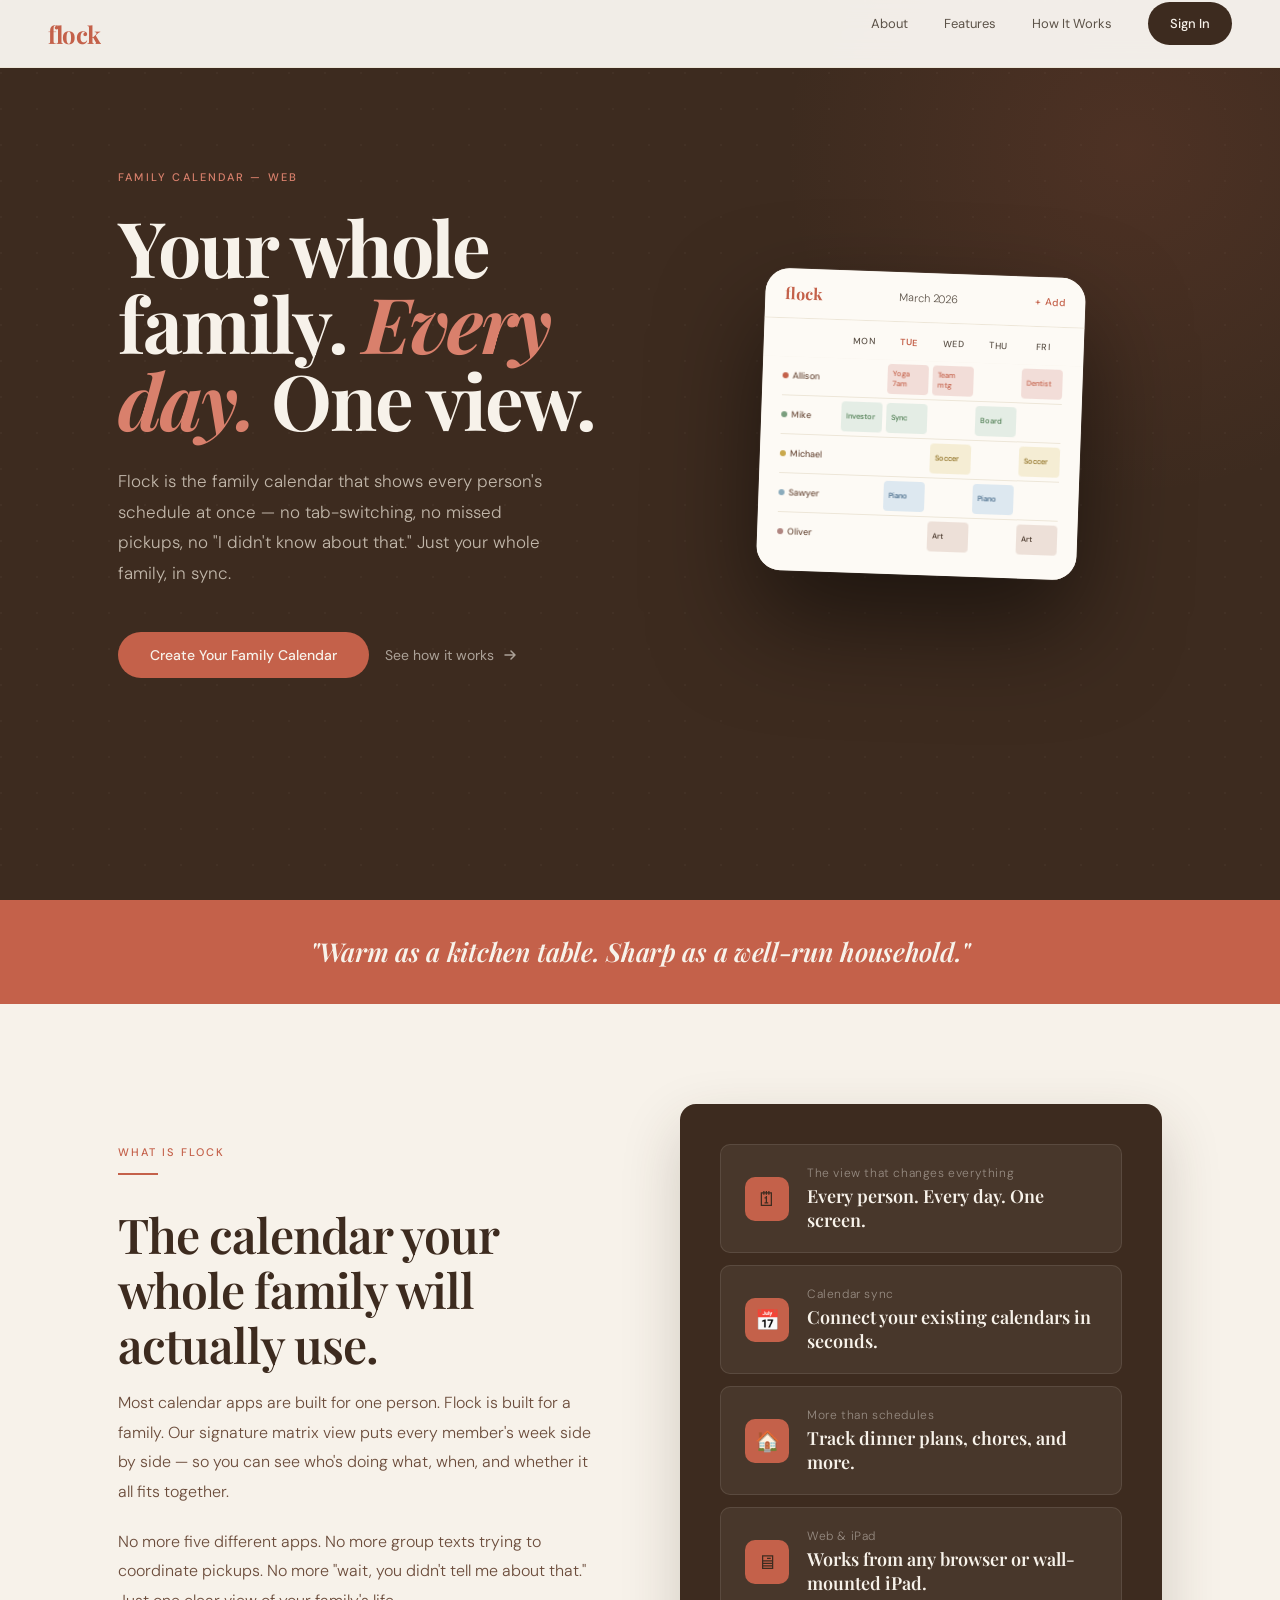
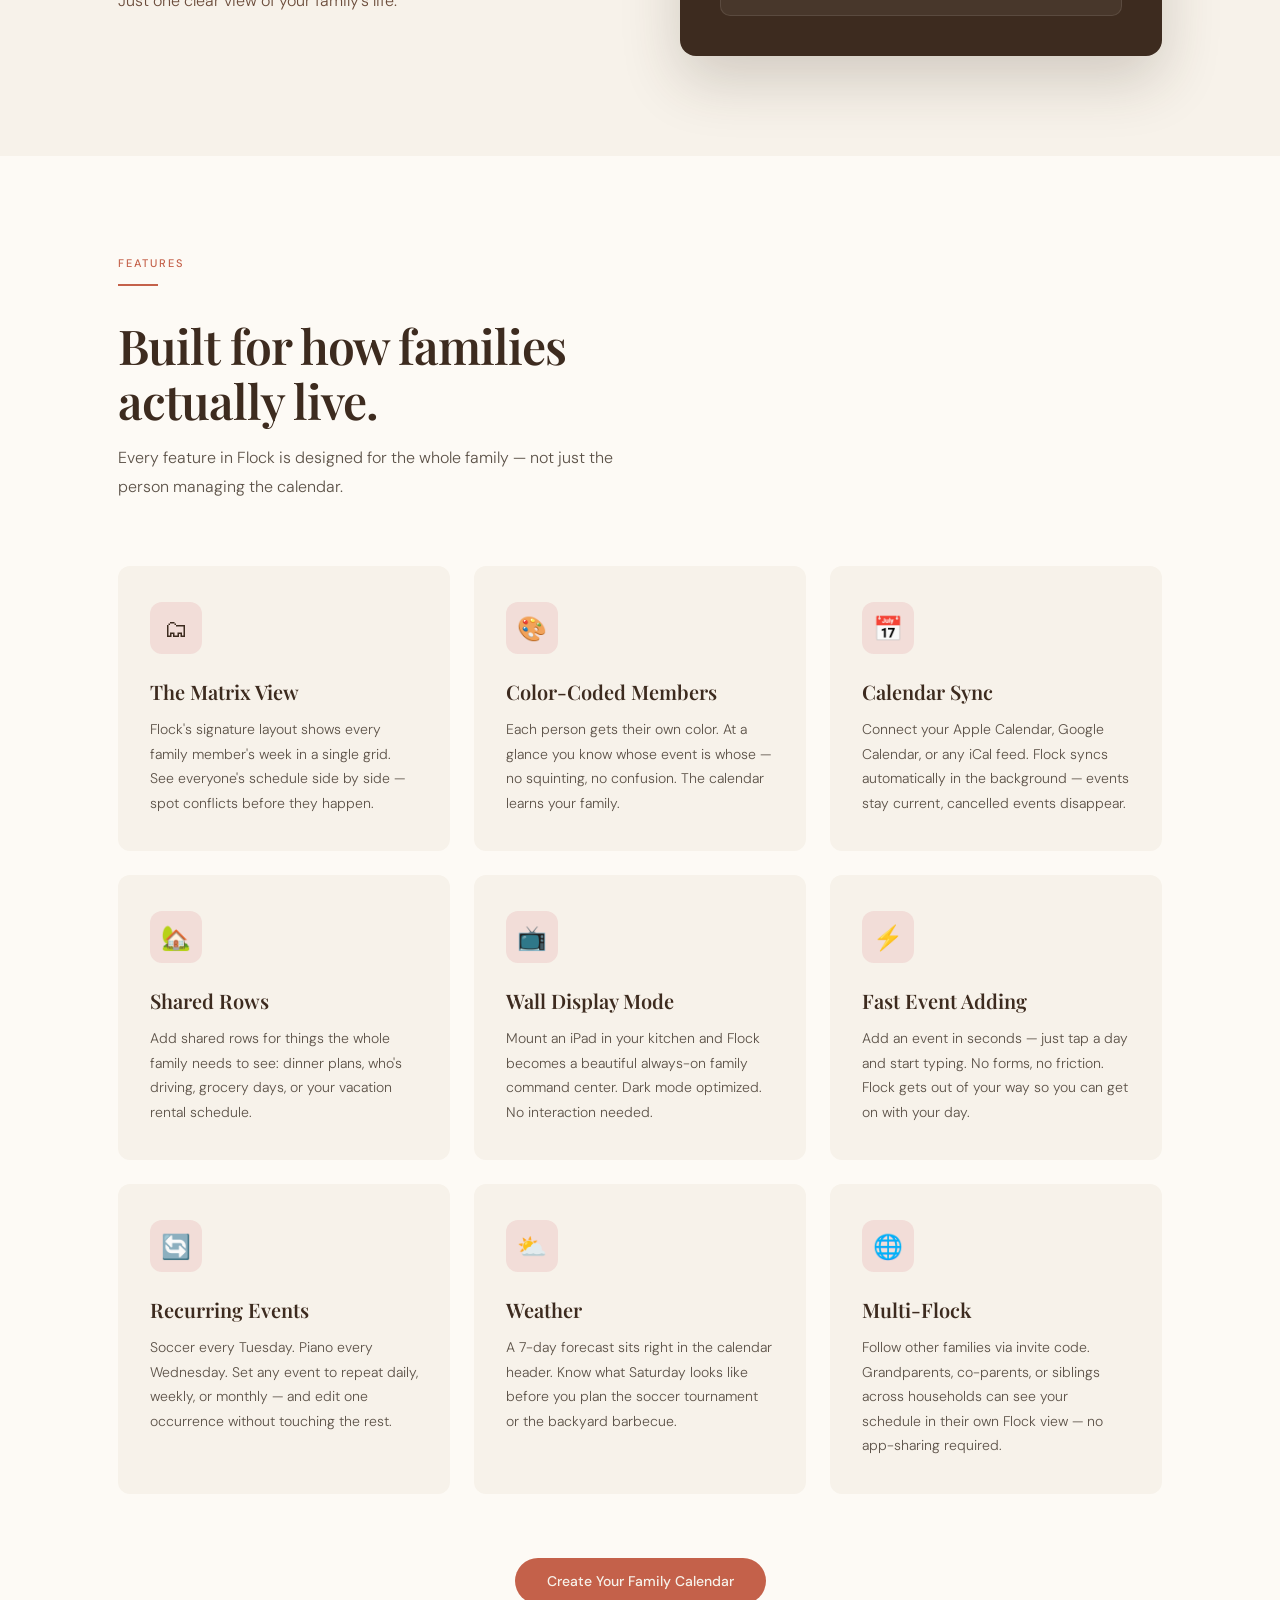
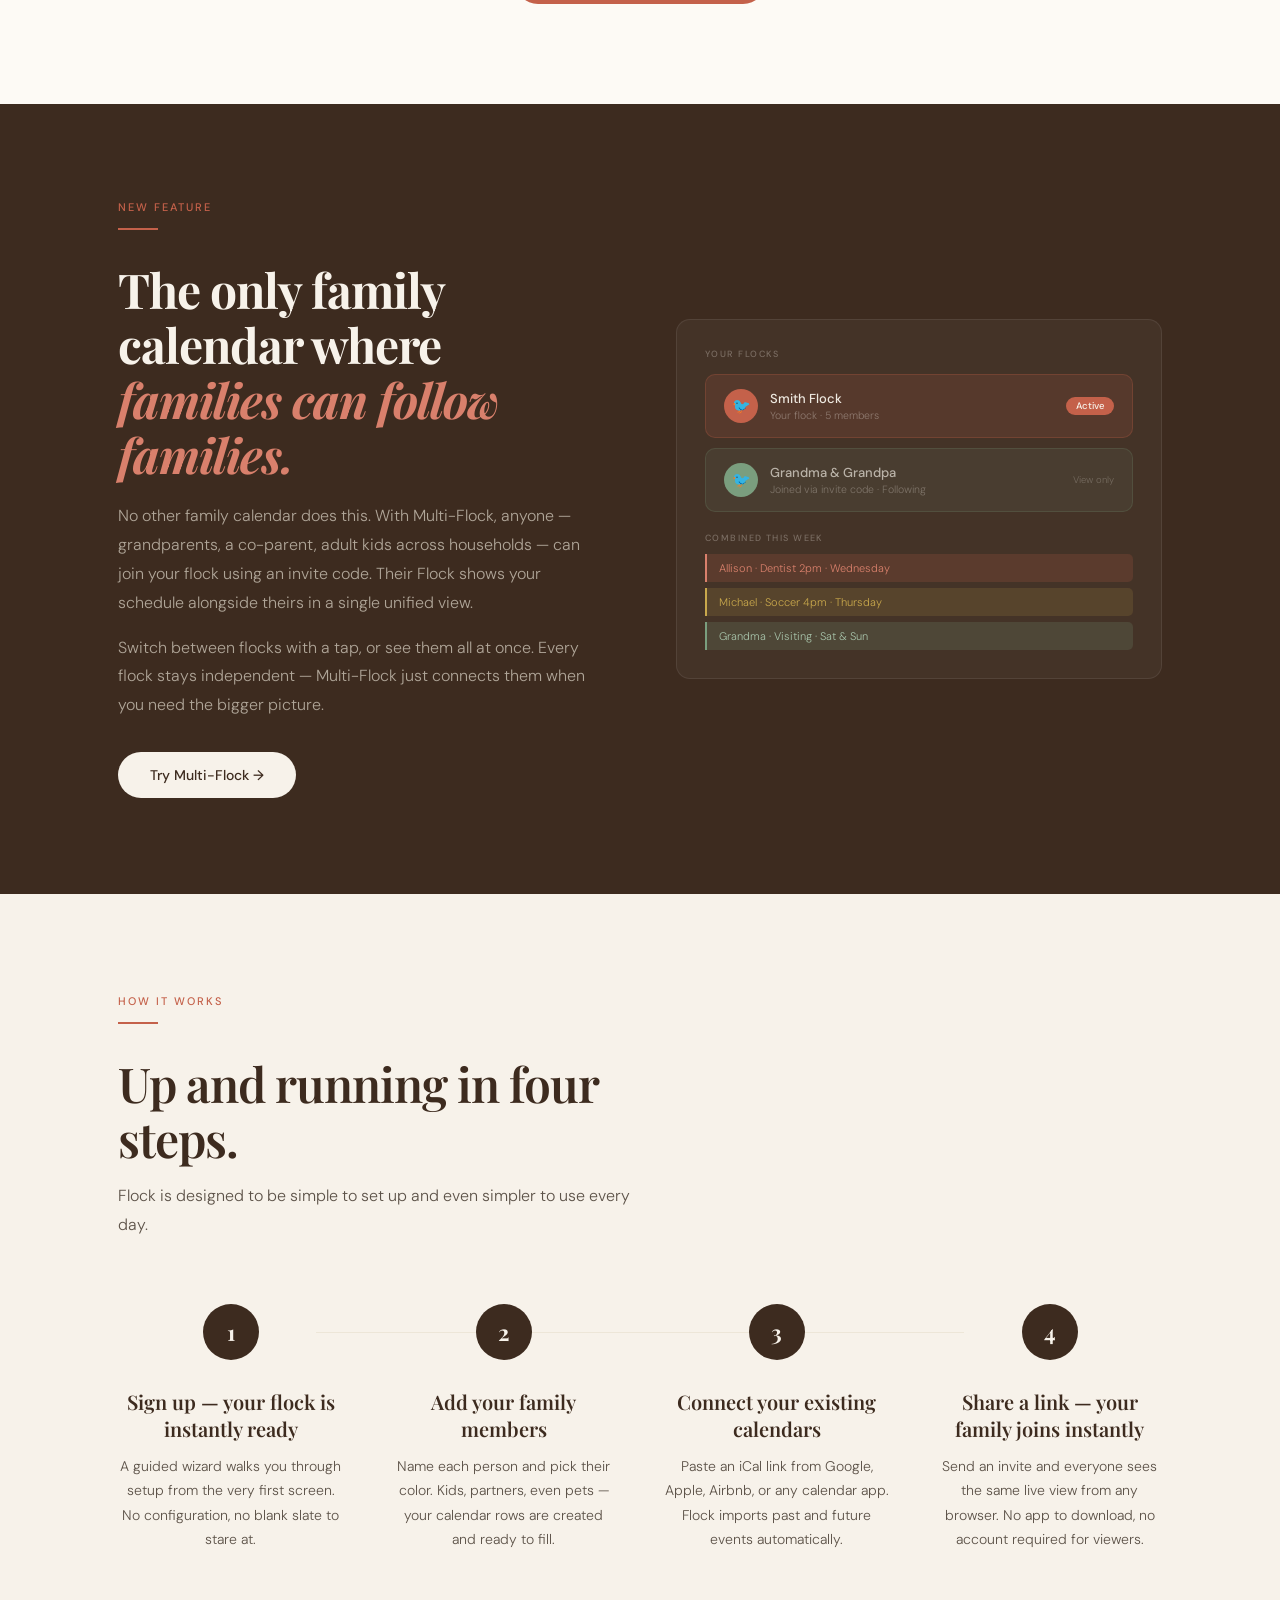
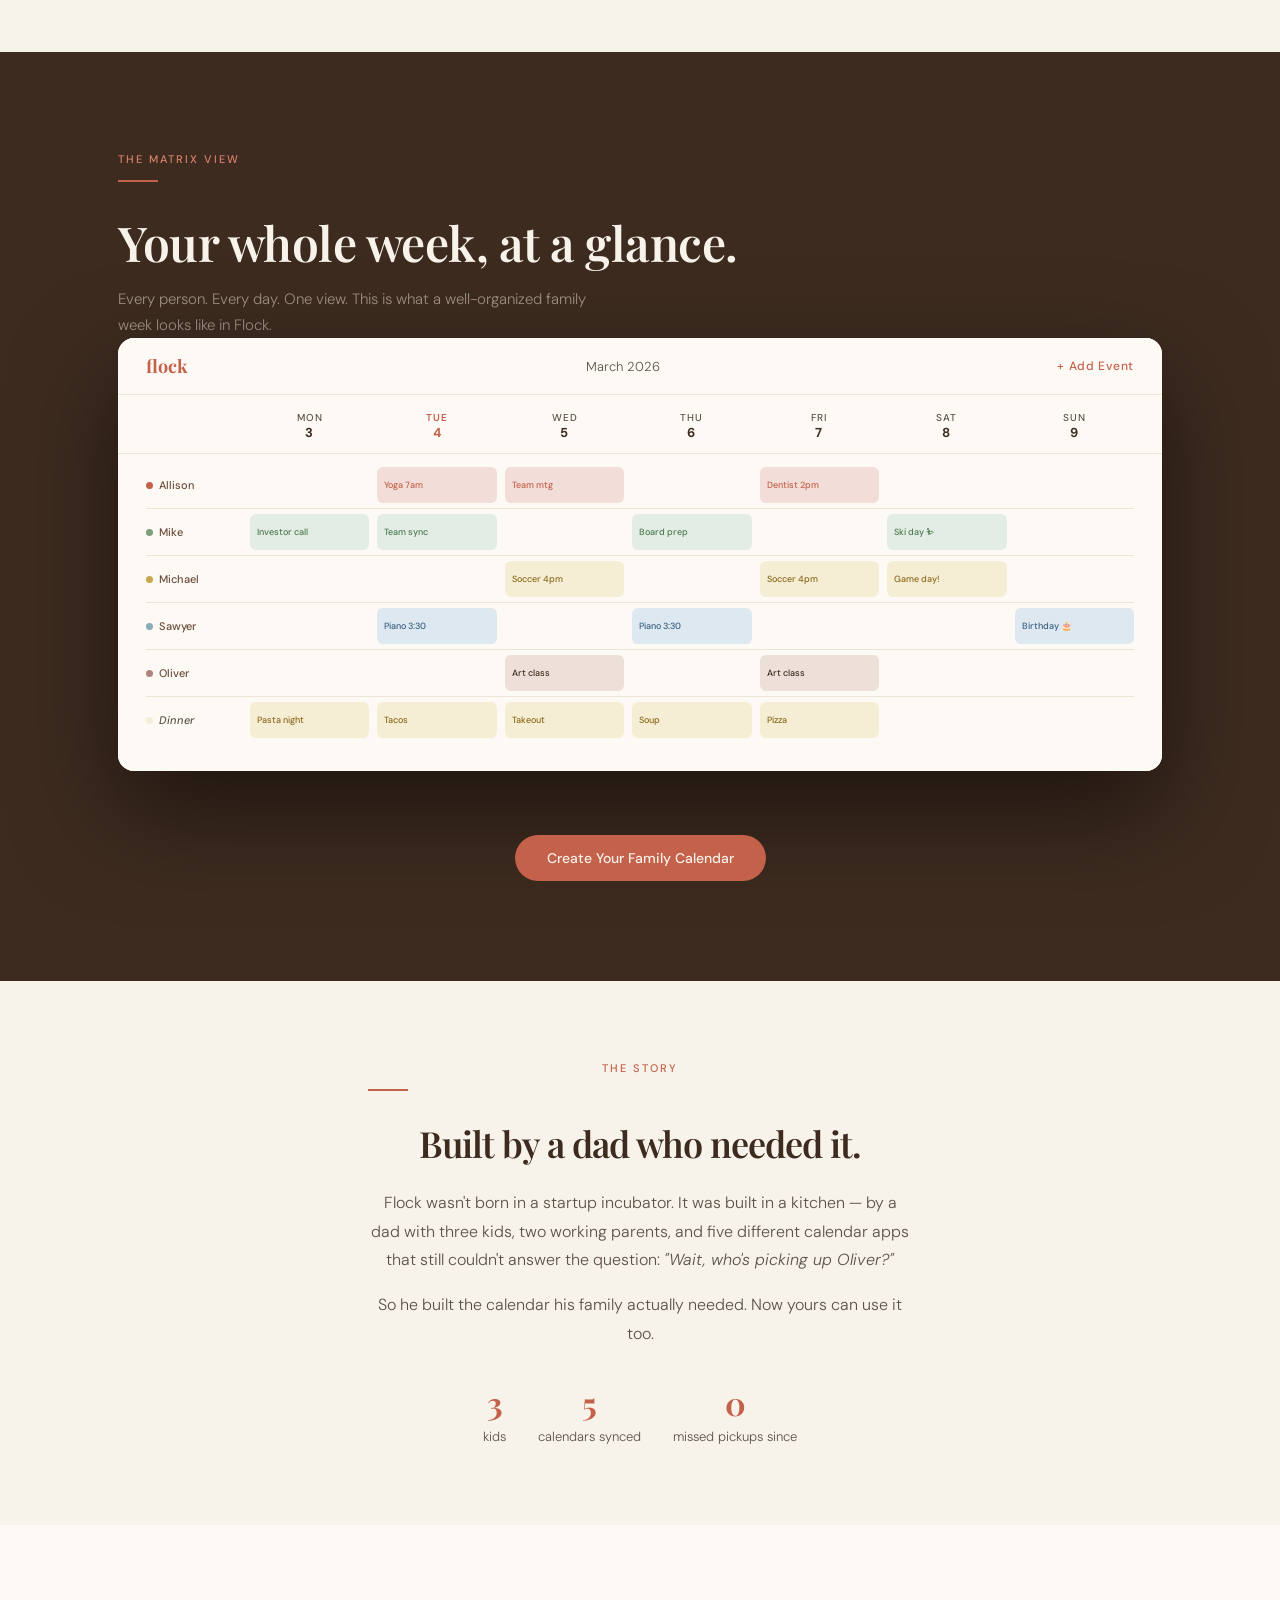
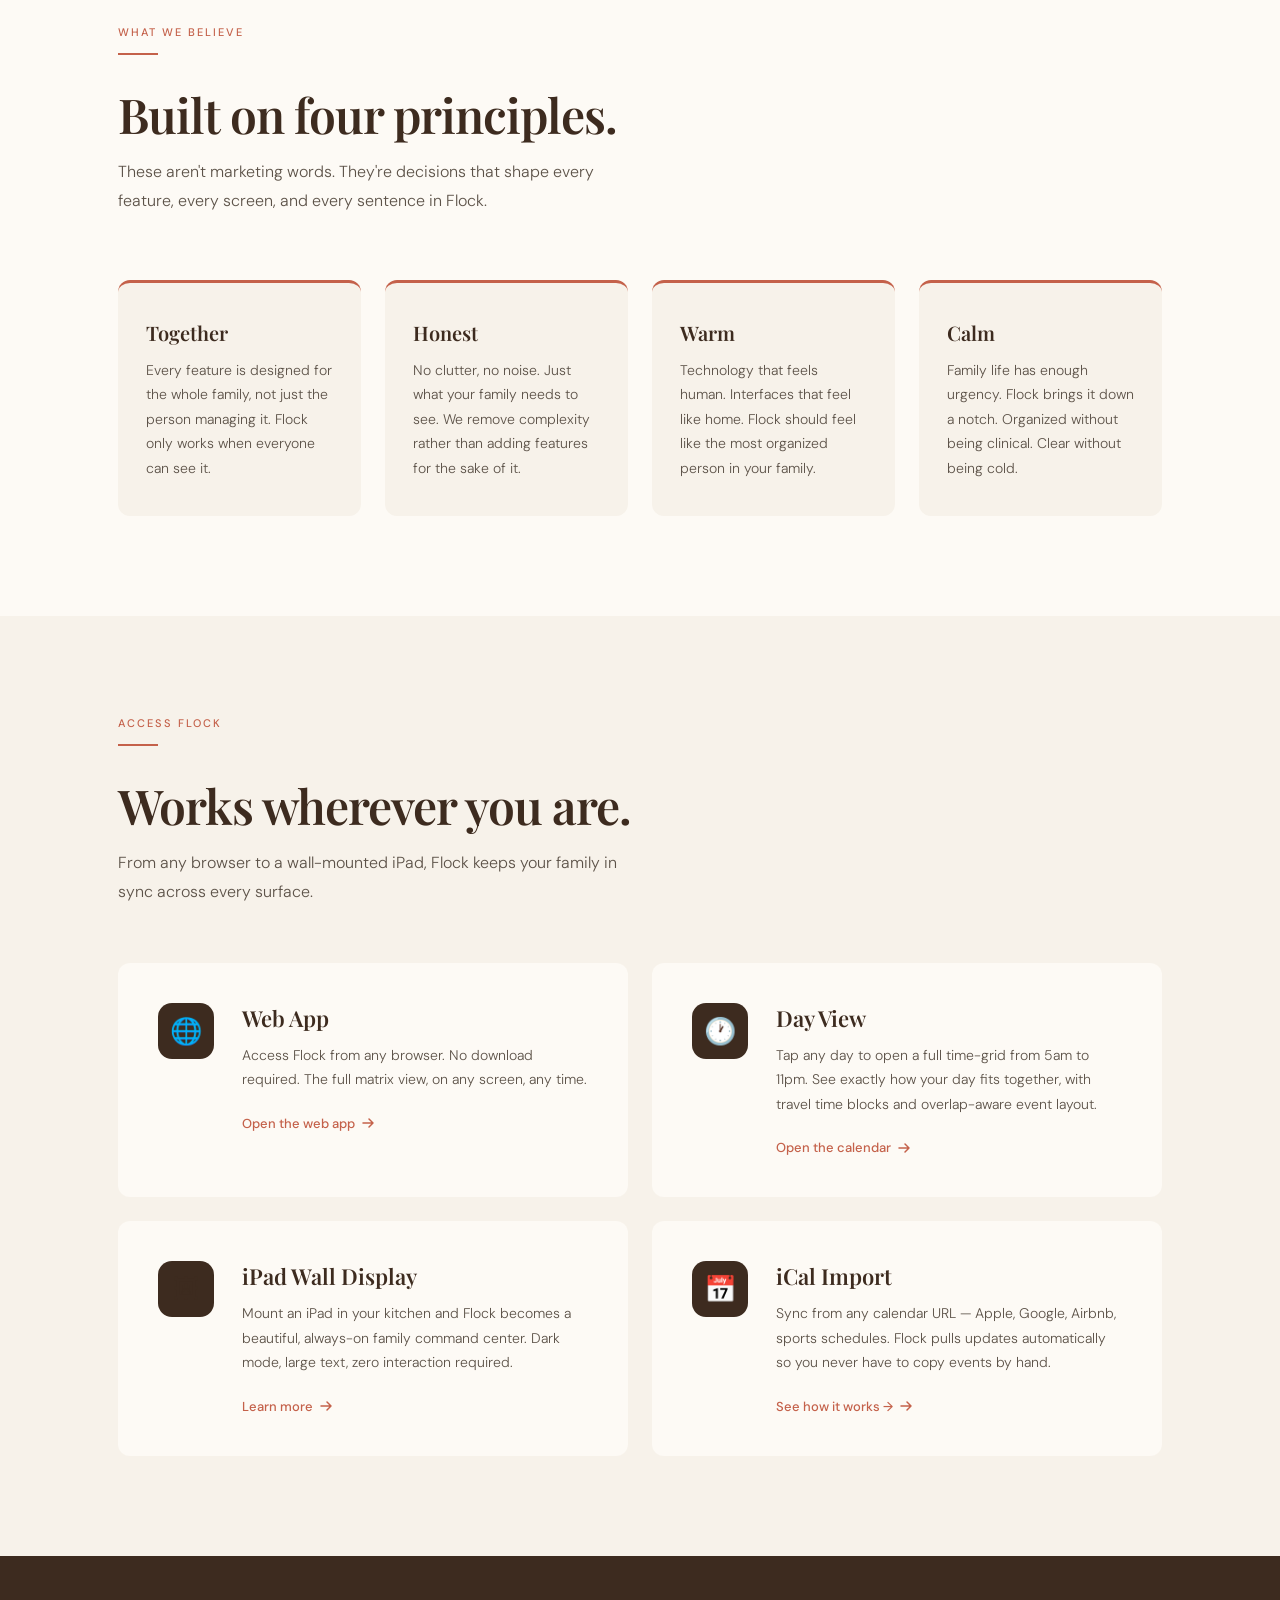
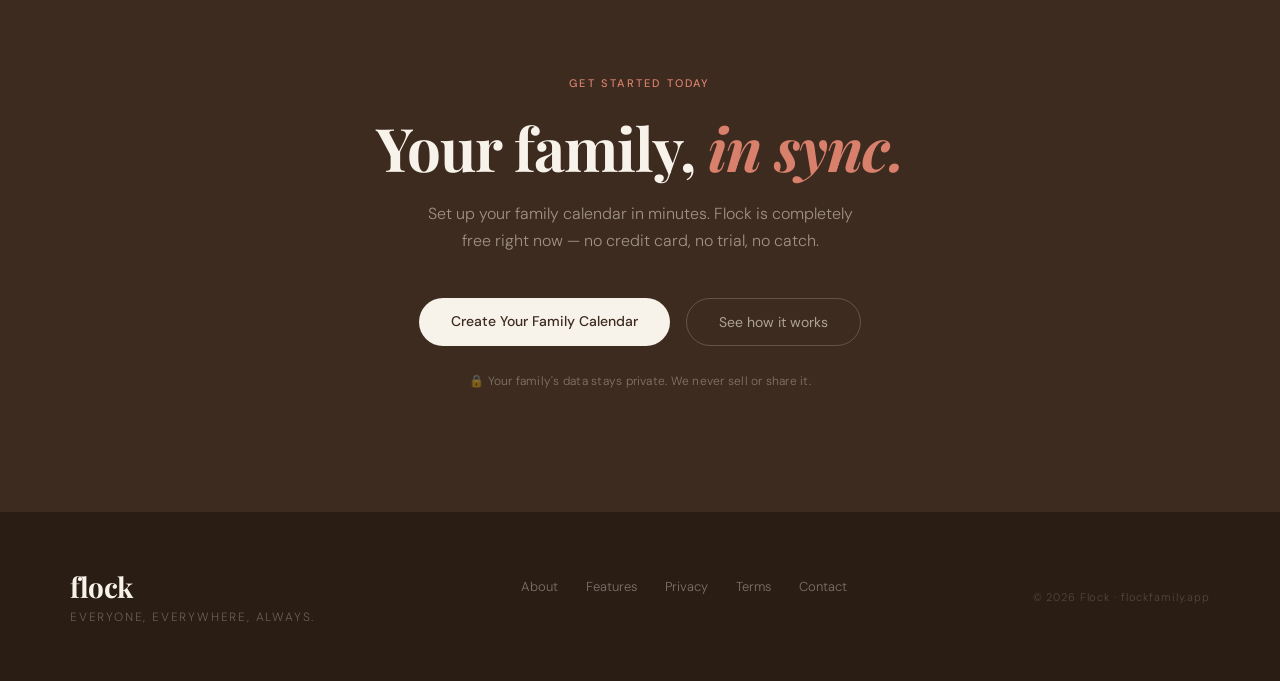
<file: index.html>
<!DOCTYPE html>
<html lang="en">
<head>
<meta charset="UTF-8">
<meta name="viewport" content="width=device-width, initial-scale=1.0">
<title>Flock Family — Family Calendar App for Busy Households</title>
<meta name="description" content="Flock Family is the family calendar built for real life. Matrix view, color-coded members, iCal sync, and wall display mode. Free to use.">
<meta property="og:site_name" content="Flock Family">
<meta property="og:title" content="Flock Family — Family Calendar App for Busy Households">
<meta property="og:description" content="Flock Family is the family calendar built for real life. Matrix view, color-coded members, iCal sync, and wall display mode. Free to use.">
<link rel="canonical" href="https://flockfamily.app/">
<meta property="og:url" content="https://flockfamily.app/">
<meta property="og:type" content="website">
<meta property="og:image" content="https://flockfamily.app/og-image.png">
<meta property="og:image:width" content="1200">
<meta property="og:image:height" content="630">
<meta name="twitter:card" content="summary_large_image">
<meta name="twitter:title" content="Flock Family — Family Calendar App for Busy Households">
<meta name="twitter:description" content="Flock Family is the family calendar built for real life. Matrix view, color-coded members, iCal sync, and wall display mode. Free to use.">
<meta name="twitter:image" content="https://flockfamily.app/og-image.png">
<link href="https://fonts.googleapis.com/css2?family=Playfair+Display:ital,wght@0,400;0,600;0,700;1,400;1,600&family=DM+Sans:wght@300;400;500&family=DM+Mono:wght@400;500&display=swap" rel="stylesheet">
<style>
  :root {
    --terracotta: #C4614A;
    --terracotta-light: #D9806C;
    --terracotta-pale: #F2DDD8;
    --cream: #F7F2EA;
    --cream-dark: #EDE6D8;
    --sage: #7A9E7E;
    --sage-light: #A8C4AB;
    --sage-pale: #E4EDE5;
    --bark: #3D2B1F;
    --bark-mid: #6B4C3B;
    --warm-white: #FDFAF5;
    --slate: #5C5248;
    --gold: #C9A84C;
    --gold-pale: #F5EDD4;
  }

  * { margin: 0; padding: 0; box-sizing: border-box; }
  html { scroll-behavior: smooth; }

  body {
    background: var(--warm-white);
    color: var(--bark);
    font-family: 'DM Sans', sans-serif;
    font-weight: 300;
    overflow-x: hidden;
  }

  /* ─── NAV ─── */
  nav {
    position: fixed;
    top: 0; left: 0; right: 0;
    z-index: 100;
    background: rgba(253, 250, 245, 0.94);
    backdrop-filter: blur(14px);
    -webkit-backdrop-filter: blur(14px);
    border-bottom: 1px solid var(--cream-dark);
    padding: 0 48px;
    height: 68px;
    display: flex;
    align-items: center;
    justify-content: space-between;
  }

  .nav-logo {
    font-family: 'Playfair Display', serif;
    font-size: 24px;
    font-weight: 700;
    color: var(--terracotta);
    letter-spacing: -0.5px;
    text-decoration: none;
  }

  .nav-links {
    display: flex;
    align-items: center;
    gap: 36px;
    list-style: none;
  }

  .nav-links a {
    font-size: 13px;
    font-weight: 400;
    color: var(--slate);
    text-decoration: none;
    transition: color 0.2s;
  }

  .nav-links a:hover { color: var(--terracotta); }

  .nav-signin {
    background: var(--bark);
    color: var(--cream) !important;
    padding: 10px 22px;
    border-radius: 100px;
    font-size: 13px !important;
    font-weight: 500 !important;
    text-decoration: none;
    transition: background 0.2s, transform 0.15s !important;
    display: inline-block;
  }

  .nav-signin:hover {
    background: var(--terracotta) !important;
    color: var(--cream) !important;
    transform: translateY(-1px);
  }

  .nav-mobile-toggle {
    display: none;
    background: none;
    border: none;
    cursor: pointer;
    padding: 4px;
  }

  /* ─── HERO ─── */
  #hero {
    min-height: 100vh;
    background: var(--bark);
    display: flex;
    align-items: center;
    position: relative;
    overflow: hidden;
    padding-top: 68px;
  }

  .hero-bg-dots {
    position: absolute;
    inset: 0;
    opacity: 0.03;
    background-image: radial-gradient(circle at 1px 1px, var(--cream) 1px, transparent 0);
    background-size: 36px 36px;
    pointer-events: none;
  }

  .hero-bg-glow {
    position: absolute;
    top: -200px;
    right: -200px;
    width: 700px;
    height: 700px;
    background: radial-gradient(circle, rgba(196,97,74,0.12) 0%, transparent 70%);
    pointer-events: none;
  }

  .hero-inner {
    position: relative;
    z-index: 2;
    max-width: 1140px;
    margin: 0 auto;
    padding: 80px 48px 100px;
    display: grid;
    grid-template-columns: 1fr 1fr;
    gap: 80px;
    align-items: center;
  }

  .hero-eyebrow {
    font-size: 11px;
    font-weight: 500;
    letter-spacing: 0.2em;
    text-transform: uppercase;
    color: var(--terracotta-light);
    margin-bottom: 24px;
    display: block;
  }

  .hero-title {
    font-family: 'Playfair Display', serif;
    font-size: clamp(48px, 6vw, 80px);
    font-weight: 700;
    color: var(--cream);
    line-height: 1.0;
    letter-spacing: -2px;
    margin-bottom: 28px;
  }

  .hero-title em {
    font-style: italic;
    color: var(--terracotta-light);
  }

  .hero-body {
    font-size: 17px;
    font-weight: 300;
    color: rgba(237, 230, 216, 0.75);
    line-height: 1.8;
    max-width: 440px;
    margin-bottom: 44px;
  }

  .hero-ctas {
    display: flex;
    gap: 16px;
    align-items: center;
    flex-wrap: wrap;
  }

  .btn-primary {
    background: var(--terracotta);
    color: var(--cream);
    padding: 14px 32px;
    border-radius: 100px;
    font-size: 14px;
    font-weight: 500;
    text-decoration: none;
    transition: background 0.2s, transform 0.15s;
    display: inline-block;
  }

  .btn-primary:hover {
    background: var(--terracotta-light);
    transform: translateY(-2px);
  }

  .btn-secondary {
    color: rgba(247,242,234,0.6);
    font-size: 14px;
    font-weight: 400;
    text-decoration: none;
    display: inline-flex;
    align-items: center;
    gap: 8px;
    transition: color 0.2s;
  }

  .btn-secondary:hover { color: var(--cream); }

  .btn-secondary svg { transition: transform 0.2s; }
  .btn-secondary:hover svg { transform: translateX(3px); }

  /* Hero mockup */
  .hero-visual {
    display: flex;
    justify-content: center;
    align-items: center;
  }

  .phone-mockup {
    width: 320px;
    background: var(--cream);
    border-radius: 24px;
    overflow: hidden;
    box-shadow: 0 48px 100px rgba(0,0,0,0.5), 0 0 0 1px rgba(255,255,255,0.06);
    transform: rotate(2deg);
  }

  .phone-bar {
    background: var(--warm-white);
    padding: 14px 20px;
    display: flex;
    align-items: center;
    justify-content: space-between;
    border-bottom: 1px solid var(--cream-dark);
  }

  .phone-logo {
    font-family: 'Playfair Display', serif;
    font-size: 16px;
    font-weight: 700;
    color: var(--terracotta);
  }

  .phone-month {
    font-size: 11px;
    color: var(--slate);
  }

  .phone-add {
    font-size: 10px;
    font-weight: 500;
    letter-spacing: 0.05em;
    color: var(--terracotta);
  }

  .phone-header {
    background: var(--warm-white);
    padding: 10px 20px 8px;
    display: grid;
    grid-template-columns: 56px repeat(5, 1fr);
    gap: 4px;
  }

  .ph-day {
    text-align: center;
    font-size: 9px;
    font-weight: 500;
    letter-spacing: 0.08em;
    text-transform: uppercase;
    color: var(--slate);
    padding: 4px 0;
  }

  .ph-day.today { color: var(--terracotta); font-weight: 600; }

  .phone-rows {
    padding: 0 20px 20px;
    background: var(--warm-white);
  }

  .ph-row {
    display: grid;
    grid-template-columns: 56px repeat(5, 1fr);
    gap: 4px;
    padding: 4px 0;
    border-top: 1px solid var(--cream-dark);
    align-items: center;
  }

  .ph-row:first-child { border-top: none; }

  .ph-name {
    font-size: 9px;
    font-weight: 500;
    color: var(--bark-mid);
    display: flex;
    align-items: center;
    gap: 4px;
  }

  .ph-dot {
    width: 6px;
    height: 6px;
    border-radius: 50%;
    flex-shrink: 0;
  }

  .ph-cell {
    min-height: 30px;
    border-radius: 4px;
    font-size: 7.5px;
    font-weight: 500;
    display: flex;
    align-items: center;
    padding: 4px 5px;
    line-height: 1.3;
  }

  .ph-cell.empty { background: transparent; }
  .event-t { background: var(--terracotta-pale); color: var(--terracotta); }
  .event-s { background: var(--sage-pale); color: #4A7A4E; }
  .event-g { background: var(--gold-pale); color: #8A6A1A; }
  .event-b { background: #DDE8F0; color: #3A6080; }
  .event-k { background: #EDE0D8; color: var(--bark); }

  /* ─── HERO ANIMATION ─── */
  @keyframes cellAppear {
    0% { opacity: 0; transform: scale(0.85); }
    100% { opacity: 1; transform: scale(1); }
  }
  @keyframes cellPulse {
    0%, 100% { box-shadow: none; }
    50% { box-shadow: 0 0 0 2px currentColor; }
  }
  @keyframes nameSlide {
    0% { opacity: 0; transform: translateX(-8px); }
    100% { opacity: 1; transform: translateX(0); }
  }

  .phone-mockup .ph-cell:not(.empty) {
    opacity: 0;
    animation: cellAppear 0.4s ease-out forwards;
  }
  .phone-mockup .ph-name {
    opacity: 0;
    animation: nameSlide 0.3s ease-out forwards;
  }

  /* Stagger names first */
  .ph-row:nth-child(1) .ph-name { animation-delay: 0.2s; }
  .ph-row:nth-child(2) .ph-name { animation-delay: 0.35s; }
  .ph-row:nth-child(3) .ph-name { animation-delay: 0.5s; }
  .ph-row:nth-child(4) .ph-name { animation-delay: 0.65s; }
  .ph-row:nth-child(5) .ph-name { animation-delay: 0.8s; }

  /* Then stagger events row by row, left to right */
  .ph-row:nth-child(1) .ph-cell:nth-child(2):not(.empty) { animation-delay: 0.6s; }
  .ph-row:nth-child(1) .ph-cell:nth-child(3):not(.empty) { animation-delay: 0.75s; }
  .ph-row:nth-child(1) .ph-cell:nth-child(4):not(.empty) { animation-delay: 0.9s; }
  .ph-row:nth-child(1) .ph-cell:nth-child(5):not(.empty) { animation-delay: 1.05s; }
  .ph-row:nth-child(1) .ph-cell:nth-child(6):not(.empty) { animation-delay: 1.2s; }

  .ph-row:nth-child(2) .ph-cell:nth-child(2):not(.empty) { animation-delay: 0.8s; }
  .ph-row:nth-child(2) .ph-cell:nth-child(3):not(.empty) { animation-delay: 0.95s; }
  .ph-row:nth-child(2) .ph-cell:nth-child(4):not(.empty) { animation-delay: 1.1s; }
  .ph-row:nth-child(2) .ph-cell:nth-child(5):not(.empty) { animation-delay: 1.25s; }
  .ph-row:nth-child(2) .ph-cell:nth-child(6):not(.empty) { animation-delay: 1.4s; }

  .ph-row:nth-child(3) .ph-cell:nth-child(2):not(.empty) { animation-delay: 1.0s; }
  .ph-row:nth-child(3) .ph-cell:nth-child(3):not(.empty) { animation-delay: 1.15s; }
  .ph-row:nth-child(3) .ph-cell:nth-child(4):not(.empty) { animation-delay: 1.3s; }
  .ph-row:nth-child(3) .ph-cell:nth-child(5):not(.empty) { animation-delay: 1.45s; }
  .ph-row:nth-child(3) .ph-cell:nth-child(6):not(.empty) { animation-delay: 1.6s; }

  .ph-row:nth-child(4) .ph-cell:nth-child(2):not(.empty) { animation-delay: 1.2s; }
  .ph-row:nth-child(4) .ph-cell:nth-child(3):not(.empty) { animation-delay: 1.35s; }
  .ph-row:nth-child(4) .ph-cell:nth-child(4):not(.empty) { animation-delay: 1.5s; }
  .ph-row:nth-child(4) .ph-cell:nth-child(5):not(.empty) { animation-delay: 1.65s; }
  .ph-row:nth-child(4) .ph-cell:nth-child(6):not(.empty) { animation-delay: 1.8s; }

  .ph-row:nth-child(5) .ph-cell:nth-child(2):not(.empty) { animation-delay: 1.4s; }
  .ph-row:nth-child(5) .ph-cell:nth-child(3):not(.empty) { animation-delay: 1.55s; }
  .ph-row:nth-child(5) .ph-cell:nth-child(4):not(.empty) { animation-delay: 1.7s; }
  .ph-row:nth-child(5) .ph-cell:nth-child(5):not(.empty) { animation-delay: 1.85s; }
  .ph-row:nth-child(5) .ph-cell:nth-child(6):not(.empty) { animation-delay: 2.0s; }

  /* Subtle highlight pulse on the last event to draw the eye */
  .ph-row:nth-child(5) .ph-cell:nth-child(6):not(.empty) {
    animation: cellAppear 0.4s ease-out 2.0s forwards, cellPulse 1.2s ease-in-out 2.6s 1;
  }

  /* ─── TAGLINE STRIP ─── */
  .tagline-strip {
    background: var(--terracotta);
    padding: 28px 48px;
    text-align: center;
  }

  .tagline-strip p {
    font-family: 'Playfair Display', serif;
    font-size: clamp(18px, 2.5vw, 26px);
    font-style: italic;
    font-weight: 600;
    color: var(--cream);
    letter-spacing: -0.3px;
  }

  /* ─── SECTIONS SHARED ─── */
  section { padding: 100px 0; }

  .container {
    max-width: 1140px;
    margin: 0 auto;
    padding: 0 48px;
  }

  .section-label {
    font-size: 11px;
    font-weight: 500;
    letter-spacing: 0.18em;
    text-transform: uppercase;
    color: var(--terracotta);
    margin-bottom: 14px;
    display: block;
  }

  .section-divider {
    width: 40px;
    height: 2px;
    background: var(--terracotta);
    margin-bottom: 32px;
  }

  .section-heading {
    font-family: 'Playfair Display', serif;
    font-size: clamp(32px, 4vw, 48px);
    font-weight: 600;
    line-height: 1.15;
    letter-spacing: -1px;
    color: var(--bark);
    margin-bottom: 16px;
  }

  .section-sub {
    font-size: 16px;
    line-height: 1.8;
    color: var(--slate);
    max-width: 520px;
  }

  /* ─── WHAT IS FLOCK ─── */
  #what { background: var(--cream); }

  .what-grid {
    display: grid;
    grid-template-columns: 1fr 1fr;
    gap: 80px;
    align-items: center;
  }

  .what-body {
    font-size: 16px;
    line-height: 1.85;
    color: var(--bark-mid);
    margin-bottom: 20px;
  }

  .what-visual {
    background: var(--bark);
    border-radius: 16px;
    padding: 40px;
    display: flex;
    flex-direction: column;
    gap: 12px;
    box-shadow: 0 24px 60px rgba(61,43,31,0.2);
  }

  .what-stat {
    background: rgba(247,242,234,0.06);
    border: 1px solid rgba(247,242,234,0.1);
    border-radius: 10px;
    padding: 20px 24px;
    display: flex;
    align-items: center;
    gap: 18px;
  }

  .what-stat-icon {
    width: 44px;
    height: 44px;
    border-radius: 10px;
    background: var(--terracotta);
    display: flex;
    align-items: center;
    justify-content: center;
    font-size: 20px;
    flex-shrink: 0;
  }

  .what-stat-label {
    font-size: 12px;
    color: rgba(247,242,234,0.45);
    margin-bottom: 3px;
    letter-spacing: 0.05em;
  }

  .what-stat-value {
    font-family: 'Playfair Display', serif;
    font-size: 18px;
    font-weight: 600;
    color: var(--cream);
  }

  /* ─── FEATURES ─── */
  #features { background: var(--warm-white); }

  .features-intro {
    max-width: 600px;
    margin-bottom: 64px;
  }

  .features-grid {
    display: grid;
    grid-template-columns: repeat(3, 1fr);
    gap: 24px;
  }

  .feature-card {
    background: var(--cream);
    border-radius: 12px;
    padding: 36px 32px;
    transition: transform 0.2s, box-shadow 0.2s;
  }

  .feature-card:hover {
    transform: translateY(-4px);
    box-shadow: 0 16px 40px rgba(61,43,31,0.1);
  }

  .feature-icon {
    width: 52px;
    height: 52px;
    border-radius: 12px;
    background: var(--terracotta-pale);
    display: flex;
    align-items: center;
    justify-content: center;
    font-size: 24px;
    margin-bottom: 24px;
  }

  .feature-title {
    font-family: 'Playfair Display', serif;
    font-size: 20px;
    font-weight: 600;
    color: var(--bark);
    margin-bottom: 12px;
  }

  .feature-body {
    font-size: 14px;
    line-height: 1.75;
    color: var(--slate);
  }

  /* ─── HOW IT WORKS ─── */
  #how { background: var(--cream); }

  .how-grid {
    display: grid;
    grid-template-columns: repeat(3, 1fr);
    gap: 48px;
    margin-top: 64px;
    position: relative;
  }

  .how-grid::before {
    content: '';
    position: absolute;
    top: 28px;
    left: calc(16.66% + 24px);
    right: calc(16.66% + 24px);
    height: 1px;
    background: var(--cream-dark);
    z-index: 0;
  }

  .how-step {
    text-align: center;
    position: relative;
    z-index: 1;
  }

  .how-number {
    width: 56px;
    height: 56px;
    border-radius: 50%;
    background: var(--bark);
    color: var(--cream);
    font-family: 'Playfair Display', serif;
    font-size: 22px;
    font-weight: 700;
    display: flex;
    align-items: center;
    justify-content: center;
    margin: 0 auto 28px;
  }

  .how-title {
    font-family: 'Playfair Display', serif;
    font-size: 20px;
    font-weight: 600;
    color: var(--bark);
    margin-bottom: 12px;
  }

  .how-body {
    font-size: 14px;
    line-height: 1.75;
    color: var(--slate);
  }

  /* ─── MATRIX PREVIEW ─── */
  #preview { background: var(--bark); }

  #preview .section-label { color: var(--terracotta-light); }

  .preview-heading {
    font-family: 'Playfair Display', serif;
    font-size: clamp(32px, 4vw, 48px);
    font-weight: 600;
    color: var(--cream);
    line-height: 1.2;
    letter-spacing: -0.5px;
    margin-bottom: 16px;
  }

  .preview-sub {
    font-size: 15px;
    color: rgba(237, 230, 216, 0.55);
    line-height: 1.7;
    max-width: 500px;
    margin-bottom: 52px;
  }

  .desk-mockup {
    background: var(--cream);
    border-radius: 16px;
    overflow: hidden;
    box-shadow: 0 40px 100px rgba(0,0,0,0.5);
  }

  .desk-bar {
    background: var(--warm-white);
    padding: 16px 28px;
    display: flex;
    align-items: center;
    justify-content: space-between;
    border-bottom: 1px solid var(--cream-dark);
  }

  .desk-logo {
    font-family: 'Playfair Display', serif;
    font-size: 18px;
    font-weight: 700;
    color: var(--terracotta);
  }

  .desk-month { font-size: 13px; color: var(--slate); }

  .desk-add {
    font-size: 12px;
    font-weight: 500;
    color: var(--terracotta);
    letter-spacing: 0.05em;
    cursor: pointer;
  }

  .desk-cal-header {
    background: var(--warm-white);
    padding: 12px 28px 8px;
    display: grid;
    grid-template-columns: 96px repeat(7, 1fr);
    gap: 8px;
    border-bottom: 1px solid var(--cream-dark);
  }

  .dc-label {
    text-align: center;
    font-size: 10px;
    font-weight: 500;
    letter-spacing: 0.1em;
    text-transform: uppercase;
    color: var(--slate);
    padding: 4px 0;
  }

  .dc-label.today { color: var(--terracotta); font-weight: 600; }

  .desk-rows { padding: 8px 28px 28px; background: var(--warm-white); }

  .dc-row {
    display: grid;
    grid-template-columns: 96px repeat(7, 1fr);
    gap: 8px;
    padding: 5px 0;
    border-top: 1px solid var(--cream-dark);
    align-items: center;
  }

  .dc-row:first-child { border-top: none; }

  .dc-name {
    font-size: 11px;
    font-weight: 500;
    color: var(--bark-mid);
    display: flex;
    align-items: center;
    gap: 6px;
  }

  .dc-dot {
    width: 7px;
    height: 7px;
    border-radius: 50%;
    flex-shrink: 0;
  }

  .dc-cell {
    min-height: 36px;
    border-radius: 6px;
    font-size: 9px;
    font-weight: 500;
    display: flex;
    align-items: center;
    padding: 5px 7px;
    line-height: 1.3;
  }

  .dc-cell.empty { background: transparent; }
  .dc-t { background: var(--terracotta-pale); color: var(--terracotta); }
  .dc-s { background: var(--sage-pale); color: #4A7A4E; }
  .dc-g { background: var(--gold-pale); color: #8A6A1A; }
  .dc-b { background: #DDE8F0; color: #3A6080; }
  .dc-k { background: #EDE0D8; color: var(--bark); }

  /* ─── PILLARS ─── */
  #pillars { background: var(--warm-white); }

  .pillars-grid {
    display: grid;
    grid-template-columns: repeat(4, 1fr);
    gap: 24px;
    margin-top: 64px;
  }

  .pillar-card {
    padding: 36px 28px;
    background: var(--cream);
    border-radius: 12px;
    border-top: 3px solid var(--terracotta);
  }

  .pillar-title {
    font-family: 'Playfair Display', serif;
    font-size: 20px;
    font-weight: 600;
    color: var(--bark);
    margin-bottom: 12px;
  }

  .pillar-body {
    font-size: 14px;
    line-height: 1.75;
    color: var(--slate);
  }

  /* ─── PLATFORMS ─── */
  #platforms { background: var(--cream); }

  .platforms-grid {
    display: grid;
    grid-template-columns: 1fr 1fr;
    gap: 24px;
    margin-top: 56px;
  }

  .platform-card {
    background: var(--warm-white);
    border-radius: 12px;
    padding: 40px;
    display: flex;
    gap: 28px;
    align-items: flex-start;
  }

  .platform-icon {
    width: 56px;
    height: 56px;
    border-radius: 14px;
    background: var(--bark);
    display: flex;
    align-items: center;
    justify-content: center;
    font-size: 26px;
    flex-shrink: 0;
  }

  .platform-title {
    font-family: 'Playfair Display', serif;
    font-size: 22px;
    font-weight: 600;
    color: var(--bark);
    margin-bottom: 10px;
  }

  .platform-body {
    font-size: 14px;
    line-height: 1.75;
    color: var(--slate);
    margin-bottom: 20px;
  }

  .platform-link {
    font-size: 13px;
    font-weight: 500;
    color: var(--terracotta);
    text-decoration: none;
    display: inline-flex;
    align-items: center;
    gap: 6px;
    transition: gap 0.2s;
  }

  .platform-link:hover { gap: 10px; }

  /* ─── CTA ─── */
  #cta {
    background: var(--bark);
    text-align: center;
    padding: 120px 48px;
  }

  .cta-eyebrow {
    font-size: 11px;
    font-weight: 500;
    letter-spacing: 0.2em;
    text-transform: uppercase;
    color: var(--terracotta-light);
    margin-bottom: 24px;
    display: block;
  }

  .cta-heading {
    font-family: 'Playfair Display', serif;
    font-size: clamp(36px, 5vw, 60px);
    font-weight: 700;
    color: var(--cream);
    line-height: 1.1;
    letter-spacing: -1px;
    margin-bottom: 20px;
  }

  .cta-heading em {
    font-style: italic;
    color: var(--terracotta-light);
  }

  .cta-sub {
    font-size: 16px;
    color: rgba(237, 230, 216, 0.55);
    max-width: 440px;
    margin: 0 auto 44px;
    line-height: 1.7;
  }

  .cta-buttons {
    display: flex;
    gap: 16px;
    justify-content: center;
    flex-wrap: wrap;
  }

  .btn-light {
    background: var(--cream);
    color: var(--bark);
    padding: 14px 32px;
    border-radius: 100px;
    font-size: 14px;
    font-weight: 500;
    text-decoration: none;
    transition: background 0.2s, transform 0.15s;
    display: inline-block;
  }

  .btn-light:hover {
    background: var(--warm-white);
    transform: translateY(-2px);
  }

  .btn-outline {
    background: transparent;
    color: rgba(247,242,234,0.6);
    padding: 14px 32px;
    border-radius: 100px;
    font-size: 14px;
    font-weight: 400;
    text-decoration: none;
    border: 1px solid rgba(247,242,234,0.2);
    transition: border-color 0.2s, color 0.2s;
    display: inline-block;
  }

  .btn-outline:hover {
    border-color: rgba(247,242,234,0.5);
    color: var(--cream);
  }

  /* ─── FOOTER ─── */
  footer {
    background: #2A1D14;
    padding: 56px 48px;
  }

  .footer-inner {
    max-width: 1140px;
    margin: 0 auto;
    display: flex;
    align-items: center;
    justify-content: space-between;
    flex-wrap: wrap;
    gap: 24px;
  }

  .footer-logo {
    font-family: 'Playfair Display', serif;
    font-size: 28px;
    font-weight: 700;
    color: var(--cream);
    letter-spacing: -0.5px;
  }

  .footer-tagline {
    font-size: 12px;
    color: rgba(247,242,234,0.3);
    letter-spacing: 0.15em;
    text-transform: uppercase;
    margin-top: 4px;
  }

  .footer-links {
    display: flex;
    gap: 28px;
    list-style: none;
    flex-wrap: wrap;
  }

  .footer-links a {
    font-size: 13px;
    color: rgba(247,242,234,0.4);
    text-decoration: none;
    transition: color 0.2s;
  }

  .footer-links a:hover { color: var(--cream); }

  .footer-copy {
    font-size: 11px;
    color: rgba(247,242,234,0.2);
    letter-spacing: 0.08em;
  }

  /* ─── SCROLL REVEAL ─── */
  .reveal {
    opacity: 0;
    transform: translateY(28px);
    transition: opacity 0.7s ease, transform 0.7s ease;
  }

  .reveal.visible {
    opacity: 1;
    transform: translateY(0);
  }

  /* ─── RESPONSIVE ─── */
  @media (max-width: 900px) {
    nav { padding: 0 24px; }

    .nav-links { display: none; }
    .nav-links.open {
      display: flex;
      flex-direction: column;
      position: fixed;
      top: 68px; left: 0; right: 0;
      background: var(--warm-white);
      padding: 24px;
      border-bottom: 1px solid var(--cream-dark);
      gap: 20px;
      z-index: 99;
    }

    .nav-mobile-toggle { display: flex; }

    .hero-inner {
      grid-template-columns: 1fr;
      padding: 60px 24px 80px;
      gap: 48px;
      text-align: center;
    }

    .hero-body { margin: 0 auto 44px; }
    .hero-ctas { justify-content: center; }
    .phone-mockup { width: 280px; margin: 0 auto; transform: none; }

    .what-grid,
    .platforms-grid { grid-template-columns: 1fr; gap: 40px; }

    .features-grid { grid-template-columns: 1fr 1fr; }

    .how-grid { grid-template-columns: 1fr; gap: 40px; }
    .how-grid::before { display: none; }

    .pillars-grid { grid-template-columns: 1fr 1fr; }

    .container { padding: 0 24px; }
    section { padding: 72px 0; }

    .desk-cal-header,
    .desk-rows .dc-row { grid-template-columns: 72px repeat(5, 1fr); }

    /* Hide last 2 day columns on mobile */
    .dc-col-6, .dc-col-7 { display: none; }

    .footer-inner { flex-direction: column; text-align: center; }
    .footer-links { justify-content: center; }
  }

  @media (max-width: 580px) {
    .features-grid,
    .pillars-grid { grid-template-columns: 1fr; }
    #cta { padding: 80px 24px; }
    .tagline-strip { padding: 24px; }
  }

</style>
<link rel="stylesheet" href="/styles.css">
<script type="application/ld+json">
{
  "@context": "https://schema.org",
  "@type": "Organization",
  "name": "Flock Family",
  "url": "https://flockfamily.app",
  "logo": "https://flockfamily.app/og-image.png",
  "description": "Flock Family is a family calendar app that gives households a unified view of everyone's schedules.",
  "contactPoint": {
    "@type": "ContactPoint",
    "email": "hello@flockfamily.app",
    "contactType": "customer support"
  },
  "sameAs": []
}
</script>
</head>
<body>


<!-- ─── NAV ─── -->
<nav>
  <a href="#hero" class="nav-logo">flock</a>
  <ul class="nav-links" id="navLinks">
    <li><a href="/about.html">About</a></li>
    <li><a href="/features.html">Features</a></li>
    <li><a href="/how-it-works.html">How It Works</a></li>
    <li><a href="https://app.flockfamily.app" class="nav-signin">Sign In</a></li>
  </ul>
  <button class="nav-mobile-toggle" id="menuToggle" aria-label="Menu">
    <svg width="22" height="22" viewBox="0 0 22 22" fill="none">
      <rect y="4" width="22" height="2" rx="1" fill="#3D2B1F"/>
      <rect y="10" width="22" height="2" rx="1" fill="#3D2B1F"/>
      <rect y="16" width="22" height="2" rx="1" fill="#3D2B1F"/>
    </svg>
  </button>
</nav>
<main>

<!-- ─── HERO ─── -->
<section id="hero">
  <div class="hero-bg-dots"></div>
  <div class="hero-bg-glow"></div>
  <div class="hero-inner">
    <div class="hero-text">
      <span class="hero-eyebrow">Family Calendar — Web</span>
      <h1 class="hero-title">Your whole family. <em>Every day.</em> One view.</h1>
      <p class="hero-body">Flock is the family calendar that shows every person's schedule at once — no tab-switching, no missed pickups, no "I didn't know about that." Just your whole family, in sync.</p>
      <div class="hero-ctas">
        <a href="https://app.flockfamily.app/signup" class="btn-primary">Create Your Family Calendar</a>
        <a href="#how" class="btn-secondary">
          See how it works
          <svg width="16" height="16" viewBox="0 0 16 16" fill="none"><path d="M3 8h10M9 4l4 4-4 4" stroke="currentColor" stroke-width="1.5" stroke-linecap="round" stroke-linejoin="round"/></svg>
        </a>
      </div>
    </div>
    <div class="hero-visual">
      <div class="phone-mockup">
        <div class="phone-bar">
          <span class="phone-logo">flock</span>
          <span class="phone-month">March 2026</span>
          <span class="phone-add">+ Add</span>
        </div>
        <div class="phone-header">
          <div></div>
          <div class="ph-day">Mon</div>
          <div class="ph-day today">Tue</div>
          <div class="ph-day">Wed</div>
          <div class="ph-day">Thu</div>
          <div class="ph-day">Fri</div>
        </div>
        <div class="phone-rows">
          <div class="ph-row">
            <div class="ph-name"><span class="ph-dot" style="background:#C4614A;"></span>Allison</div>
            <div class="ph-cell empty"></div>
            <div class="ph-cell event-t">Yoga 7am</div>
            <div class="ph-cell event-t">Team mtg</div>
            <div class="ph-cell empty"></div>
            <div class="ph-cell event-t">Dentist</div>
          </div>
          <div class="ph-row">
            <div class="ph-name"><span class="ph-dot" style="background:#7A9E7E;"></span>Mike</div>
            <div class="ph-cell event-s">Investor</div>
            <div class="ph-cell event-s">Sync</div>
            <div class="ph-cell empty"></div>
            <div class="ph-cell event-s">Board</div>
            <div class="ph-cell empty"></div>
          </div>
          <div class="ph-row">
            <div class="ph-name"><span class="ph-dot" style="background:#C9A84C;"></span>Michael</div>
            <div class="ph-cell empty"></div>
            <div class="ph-cell empty"></div>
            <div class="ph-cell event-g">Soccer</div>
            <div class="ph-cell empty"></div>
            <div class="ph-cell event-g">Soccer</div>
          </div>
          <div class="ph-row">
            <div class="ph-name"><span class="ph-dot" style="background:#8AABBC;"></span>Sawyer</div>
            <div class="ph-cell empty"></div>
            <div class="ph-cell event-b">Piano</div>
            <div class="ph-cell empty"></div>
            <div class="ph-cell event-b">Piano</div>
            <div class="ph-cell empty"></div>
          </div>
          <div class="ph-row">
            <div class="ph-name"><span class="ph-dot" style="background:#B08580;"></span>Oliver</div>
            <div class="ph-cell empty"></div>
            <div class="ph-cell empty"></div>
            <div class="ph-cell event-k">Art</div>
            <div class="ph-cell empty"></div>
            <div class="ph-cell event-k">Art</div>
          </div>
        </div>
      </div>
    </div>
  </div>
</section>

<!-- ─── TAGLINE STRIP ─── -->
<div class="tagline-strip">
  <p>"Warm as a kitchen table. Sharp as a well-run household."</p>
</div>

<!-- ─── WHAT IS FLOCK ─── -->
<section id="what">
  <div class="container">
    <div class="what-grid">
      <div class="reveal">
        <span class="section-label">What is Flock</span>
        <div class="section-divider"></div>
        <h2 class="section-heading">The calendar your whole family will actually use.</h2>
        <p class="what-body">Most calendar apps are built for one person. Flock is built for a family. Our signature matrix view puts every member's week side by side — so you can see who's doing what, when, and whether it all fits together.</p>
        <p class="what-body">No more five different apps. No more group texts trying to coordinate pickups. No more "wait, you didn't tell me about that." Just one clear view of your family's life.</p>
      </div>
      <div class="what-visual reveal">
        <div class="what-stat">
          <div class="what-stat-icon">🗓</div>
          <div>
            <div class="what-stat-label">The view that changes everything</div>
            <div class="what-stat-value">Every person. Every day. One screen.</div>
          </div>
        </div>
        <div class="what-stat">
          <div class="what-stat-icon">📅</div>
          <div>
            <div class="what-stat-label">Calendar sync</div>
            <div class="what-stat-value">Connect your existing calendars in seconds.</div>
          </div>
        </div>
        <div class="what-stat">
          <div class="what-stat-icon">🏠</div>
          <div>
            <div class="what-stat-label">More than schedules</div>
            <div class="what-stat-value">Track dinner plans, chores, and more.</div>
          </div>
        </div>
        <div class="what-stat">
          <div class="what-stat-icon">🖥</div>
          <div>
            <div class="what-stat-label">Web & iPad</div>
            <div class="what-stat-value">Works from any browser or wall-mounted iPad.</div>
          </div>
        </div>
      </div>
    </div>
  </div>
</section>

<!-- ─── FEATURES ─── -->
<section id="features">
  <div class="container">
    <div class="features-intro reveal">
      <span class="section-label">Features</span>
      <div class="section-divider"></div>
      <h2 class="section-heading">Built for how families actually live.</h2>
      <p class="section-sub">Every feature in Flock is designed for the whole family — not just the person managing the calendar.</p>
    </div>
    <div class="features-grid">
      <div class="feature-card reveal">
        <div class="feature-icon">🗂</div>
        <div class="feature-title">The Matrix View</div>
        <p class="feature-body">Flock's signature layout shows every family member's week in a single grid. See everyone's schedule side by side — spot conflicts before they happen.</p>
      </div>
      <div class="feature-card reveal">
        <div class="feature-icon">🎨</div>
        <div class="feature-title">Color-Coded Members</div>
        <p class="feature-body">Each person gets their own color. At a glance you know whose event is whose — no squinting, no confusion. The calendar learns your family.</p>
      </div>
      <div class="feature-card reveal">
        <div class="feature-icon">📅</div>
        <div class="feature-title">Calendar Sync</div>
        <p class="feature-body">Connect your Apple Calendar, Google Calendar, or any iCal feed. Flock syncs automatically in the background — events stay current, cancelled events disappear.</p>
      </div>
      <div class="feature-card reveal">
        <div class="feature-icon">🏡</div>
        <div class="feature-title">Shared Rows</div>
        <p class="feature-body">Add shared rows for things the whole family needs to see: dinner plans, who's driving, grocery days, or your vacation rental schedule.</p>
      </div>
      <div class="feature-card reveal">
        <div class="feature-icon">📺</div>
        <div class="feature-title">Wall Display Mode</div>
        <p class="feature-body">Mount an iPad in your kitchen and Flock becomes a beautiful always-on family command center. Dark mode optimized. No interaction needed.</p>
      </div>
      <div class="feature-card reveal">
        <div class="feature-icon">⚡</div>
        <div class="feature-title">Fast Event Adding</div>
        <p class="feature-body">Add an event in seconds — just tap a day and start typing. No forms, no friction. Flock gets out of your way so you can get on with your day.</p>
      </div>
      <div class="feature-card reveal">
        <div class="feature-icon">🔄</div>
        <div class="feature-title">Recurring Events</div>
        <p class="feature-body">Soccer every Tuesday. Piano every Wednesday. Set any event to repeat daily, weekly, or monthly — and edit one occurrence without touching the rest.</p>
      </div>
      <div class="feature-card reveal">
        <div class="feature-icon">⛅</div>
        <div class="feature-title">Weather</div>
        <p class="feature-body">A 7-day forecast sits right in the calendar header. Know what Saturday looks like before you plan the soccer tournament or the backyard barbecue.</p>
      </div>
      <div class="feature-card reveal">
        <div class="feature-icon">🌐</div>
        <div class="feature-title">Multi-Flock</div>
        <p class="feature-body">Follow other families via invite code. Grandparents, co-parents, or siblings across households can see your schedule in their own Flock view — no app-sharing required.</p>
      </div>
    </div>
    <div class="mid-cta reveal" style="text-align:center;margin-top:64px;">
      <a href="https://app.flockfamily.app/signup" class="btn-primary">Create Your Family Calendar</a>
    </div>
  </div>
</section>

<!-- ─── MULTI-FLOCK CALLOUT ─── -->
<section id="multiflock" style="background:var(--bark);padding:96px 0;">
  <div class="container">
    <div style="display:grid;grid-template-columns:1fr 1fr;gap:72px;align-items:center;">
      <div class="reveal">
        <span class="section-label" style="color:var(--terracotta);">New Feature</span>
        <div class="section-divider" style="background:var(--terracotta);"></div>
        <h2 style="font-family:'Playfair Display',serif;font-size:clamp(28px,4vw,48px);font-weight:700;color:#F7F2EA;line-height:1.15;letter-spacing:-1px;margin-bottom:20px;">The only family calendar where <em style="font-style:italic;color:#D9806C;">families can follow families.</em></h2>
        <p style="font-size:16px;line-height:1.8;color:rgba(237,230,216,.65);margin-bottom:16px;">No other family calendar does this. With Multi-Flock, anyone — grandparents, a co-parent, adult kids across households — can join your flock using an invite code. Their Flock shows your schedule alongside theirs in a single unified view.</p>
        <p style="font-size:16px;line-height:1.8;color:rgba(237,230,216,.65);margin-bottom:32px;">Switch between flocks with a tap, or see them all at once. Every flock stays independent — Multi-Flock just connects them when you need the bigger picture.</p>
        <a href="https://app.flockfamily.app/signup" style="display:inline-block;background:#F7F2EA;color:#3D2B1F;padding:14px 32px;border-radius:100px;font-size:14px;font-weight:500;text-decoration:none;">Try Multi-Flock →</a>
      </div>
      <div class="reveal">
        <div style="background:rgba(255,255,255,.04);border:1px solid rgba(255,255,255,.08);border-radius:14px;padding:28px;">
          <div style="font-size:9px;font-weight:500;letter-spacing:.16em;text-transform:uppercase;color:rgba(247,242,234,.3);margin-bottom:14px;">Your flocks</div>
          <div style="background:rgba(196,97,74,.15);border:1px solid rgba(196,97,74,.25);border-radius:10px;padding:14px 18px;margin-bottom:10px;display:flex;align-items:center;gap:12px;">
            <div style="width:34px;height:34px;border-radius:50%;background:#C4614A;display:flex;align-items:center;justify-content:center;font-size:15px;flex-shrink:0;">🐦</div>
            <div style="flex:1;"><div style="font-size:13px;font-weight:500;color:rgba(247,242,234,.95);">Smith Flock</div><div style="font-size:10.5px;color:rgba(247,242,234,.35);margin-top:2px;">Your flock · 5 members</div></div>
            <div style="font-size:9.5px;background:#C4614A;color:#F7F2EA;padding:3px 10px;border-radius:100px;font-weight:500;">Active</div>
          </div>
          <div style="background:rgba(122,158,126,.1);border:1px solid rgba(122,158,126,.18);border-radius:10px;padding:14px 18px;margin-bottom:20px;display:flex;align-items:center;gap:12px;">
            <div style="width:34px;height:34px;border-radius:50%;background:#7A9E7E;display:flex;align-items:center;justify-content:center;font-size:15px;flex-shrink:0;">🐦</div>
            <div style="flex:1;"><div style="font-size:13px;font-weight:500;color:rgba(247,242,234,.65);">Grandma &amp; Grandpa</div><div style="font-size:10.5px;color:rgba(247,242,234,.3);margin-top:2px;">Joined via invite code · Following</div></div>
            <div style="font-size:9.5px;color:rgba(247,242,234,.25);">View only</div>
          </div>
          <div style="font-size:9px;font-weight:500;letter-spacing:.16em;text-transform:uppercase;color:rgba(247,242,234,.3);margin-bottom:10px;">Combined this week</div>
          <div style="display:flex;flex-direction:column;gap:6px;">
            <div style="background:rgba(196,97,74,.18);border-left:2px solid #D9806C;border-radius:0 5px 5px 0;padding:7px 12px;font-size:11px;color:#D9806C;">Allison · Dentist 2pm · Wednesday</div>
            <div style="background:rgba(201,168,76,.14);border-left:2px solid #C9A84C;border-radius:0 5px 5px 0;padding:7px 12px;font-size:11px;color:#C9A84C;">Michael · Soccer 4pm · Thursday</div>
            <div style="background:rgba(122,158,126,.18);border-left:2px solid #7A9E7E;border-radius:0 5px 5px 0;padding:7px 12px;font-size:11px;color:#A8C4AB;">Grandma · Visiting · Sat &amp; Sun</div>
          </div>
        </div>
      </div>
    </div>
  </div>
</section>

<!-- ─── HOW IT WORKS ─── -->
<section id="how">
  <div class="container">
    <div class="reveal" style="max-width: 520px;">
      <span class="section-label">How It Works</span>
      <div class="section-divider"></div>
      <h2 class="section-heading">Up and running in four steps.</h2>
      <p class="section-sub">Flock is designed to be simple to set up and even simpler to use every day.</p>
    </div>
    <div class="how-grid" style="grid-template-columns: repeat(4, 1fr);">
      <div class="how-step reveal">
        <div class="how-number">1</div>
        <h3 class="how-title">Sign up — your flock is instantly ready</h3>
        <p class="how-body">A guided wizard walks you through setup from the very first screen. No configuration, no blank slate to stare at.</p>
      </div>
      <div class="how-step reveal">
        <div class="how-number">2</div>
        <h3 class="how-title">Add your family members</h3>
        <p class="how-body">Name each person and pick their color. Kids, partners, even pets — your calendar rows are created and ready to fill.</p>
      </div>
      <div class="how-step reveal">
        <div class="how-number">3</div>
        <h3 class="how-title">Connect your existing calendars</h3>
        <p class="how-body">Paste an iCal link from Google, Apple, Airbnb, or any calendar app. Flock imports past and future events automatically.</p>
      </div>
      <div class="how-step reveal">
        <div class="how-number">4</div>
        <h3 class="how-title">Share a link — your family joins instantly</h3>
        <p class="how-body">Send an invite and everyone sees the same live view from any browser. No app to download, no account required for viewers.</p>
      </div>
    </div>
  </div>
</section>

<!-- ─── FULL CALENDAR PREVIEW ─── -->
<section id="preview">
  <div class="container">
    <div class="reveal">
      <span class="section-label">The Matrix View</span>
      <div class="section-divider" style="background: var(--terracotta);"></div>
      <h2 class="preview-heading">Your whole week, at a glance.</h2>
      <p class="preview-sub">Every person. Every day. One view. This is what a well-organized family week looks like in Flock.</p>
    </div>
    <div class="desk-mockup reveal">
      <div class="desk-bar">
        <span class="desk-logo">flock</span>
        <span class="desk-month">March 2026</span>
        <span class="desk-add">+ Add Event</span>
      </div>
      <div class="desk-cal-header">
        <div></div>
        <div class="dc-label">Mon<br><strong style="font-size:13px;color:var(--bark);">3</strong></div>
        <div class="dc-label today">Tue<br><strong style="font-size:13px;">4</strong></div>
        <div class="dc-label">Wed<br><strong style="font-size:13px;color:var(--bark);">5</strong></div>
        <div class="dc-label">Thu<br><strong style="font-size:13px;color:var(--bark);">6</strong></div>
        <div class="dc-label">Fri<br><strong style="font-size:13px;color:var(--bark);">7</strong></div>
        <div class="dc-label">Sat<br><strong style="font-size:13px;color:var(--bark);">8</strong></div>
        <div class="dc-label">Sun<br><strong style="font-size:13px;color:var(--bark);">9</strong></div>
      </div>
      <div class="desk-rows">
        <div class="dc-row">
          <div class="dc-name"><span class="dc-dot" style="background:#C4614A;"></span>Allison</div>
          <div class="dc-cell empty"></div>
          <div class="dc-cell dc-t">Yoga 7am</div>
          <div class="dc-cell dc-t">Team mtg</div>
          <div class="dc-cell empty"></div>
          <div class="dc-cell dc-t">Dentist 2pm</div>
          <div class="dc-cell empty"></div>
          <div class="dc-cell empty"></div>
        </div>
        <div class="dc-row">
          <div class="dc-name"><span class="dc-dot" style="background:#7A9E7E;"></span>Mike</div>
          <div class="dc-cell dc-s">Investor call</div>
          <div class="dc-cell dc-s">Team sync</div>
          <div class="dc-cell empty"></div>
          <div class="dc-cell dc-s">Board prep</div>
          <div class="dc-cell empty"></div>
          <div class="dc-cell dc-s">Ski day ⛷</div>
          <div class="dc-cell empty"></div>
        </div>
        <div class="dc-row">
          <div class="dc-name"><span class="dc-dot" style="background:#C9A84C;"></span>Michael</div>
          <div class="dc-cell empty"></div>
          <div class="dc-cell empty"></div>
          <div class="dc-cell dc-g">Soccer 4pm</div>
          <div class="dc-cell empty"></div>
          <div class="dc-cell dc-g">Soccer 4pm</div>
          <div class="dc-cell dc-g">Game day!</div>
          <div class="dc-cell empty"></div>
        </div>
        <div class="dc-row">
          <div class="dc-name"><span class="dc-dot" style="background:#8AABBC;"></span>Sawyer</div>
          <div class="dc-cell empty"></div>
          <div class="dc-cell dc-b">Piano 3:30</div>
          <div class="dc-cell empty"></div>
          <div class="dc-cell dc-b">Piano 3:30</div>
          <div class="dc-cell empty"></div>
          <div class="dc-cell empty"></div>
          <div class="dc-cell dc-b">Birthday 🎂</div>
        </div>
        <div class="dc-row">
          <div class="dc-name"><span class="dc-dot" style="background:#B08580;"></span>Oliver</div>
          <div class="dc-cell empty"></div>
          <div class="dc-cell empty"></div>
          <div class="dc-cell dc-k">Art class</div>
          <div class="dc-cell empty"></div>
          <div class="dc-cell dc-k">Art class</div>
          <div class="dc-cell empty"></div>
          <div class="dc-cell empty"></div>
        </div>
        <div class="dc-row">
          <div class="dc-name" style="color:var(--slate);font-style:italic;"><span class="dc-dot" style="background:var(--gold-pale);"></span>Dinner</div>
          <div class="dc-cell" style="background:var(--gold-pale);color:#8A6A1A;font-size:9px;">Pasta night</div>
          <div class="dc-cell" style="background:var(--gold-pale);color:#8A6A1A;font-size:9px;">Tacos</div>
          <div class="dc-cell" style="background:var(--gold-pale);color:#8A6A1A;font-size:9px;">Takeout</div>
          <div class="dc-cell" style="background:var(--gold-pale);color:#8A6A1A;font-size:9px;">Soup</div>
          <div class="dc-cell" style="background:var(--gold-pale);color:#8A6A1A;font-size:9px;">Pizza</div>
          <div class="dc-cell empty"></div>
          <div class="dc-cell empty"></div>
        </div>
      </div>
    </div>
    <div class="mid-cta reveal" style="text-align:center;margin-top:64px;">
      <a href="https://app.flockfamily.app/signup" class="btn-primary">Create Your Family Calendar</a>
    </div>
  </div>
</section>

<!-- ─── BUILT BY A DAD ─── -->
<section id="story" style="background:var(--cream);padding:80px 0;">
  <div class="container reveal" style="max-width:640px;text-align:center;">
    <span class="section-label">The Story</span>
    <div class="section-divider"></div>
    <h2 class="section-heading" style="font-size:clamp(24px,3.5vw,36px);margin-bottom:24px;">Built by a dad who needed it.</h2>
    <p style="font-size:16px;line-height:1.8;color:var(--slate);margin-bottom:16px;">
      Flock wasn't born in a startup incubator. It was built in a kitchen — by a dad with three kids, two working parents, and five different calendar apps that still couldn't answer the question: <em>"Wait, who's picking up Oliver?"</em>
    </p>
    <p style="font-size:16px;line-height:1.8;color:var(--slate);margin-bottom:32px;">
      So he built the calendar his family actually needed. Now yours can use it too.
    </p>
    <div style="display:flex;gap:32px;justify-content:center;flex-wrap:wrap;margin-top:24px;">
      <div style="text-align:center;">
        <div style="font-family:'Playfair Display',serif;font-size:32px;font-weight:700;color:var(--terracotta);">3</div>
        <div style="font-size:13px;color:var(--slate);margin-top:4px;">kids</div>
      </div>
      <div style="text-align:center;">
        <div style="font-family:'Playfair Display',serif;font-size:32px;font-weight:700;color:var(--terracotta);">5</div>
        <div style="font-size:13px;color:var(--slate);margin-top:4px;">calendars synced</div>
      </div>
      <div style="text-align:center;">
        <div style="font-family:'Playfair Display',serif;font-size:32px;font-weight:700;color:var(--terracotta);">0</div>
        <div style="font-size:13px;color:var(--slate);margin-top:4px;">missed pickups since</div>
      </div>
    </div>
  </div>
</section>

<!-- ─── PILLARS ─── -->
<section id="pillars">
  <div class="container">
    <div class="reveal" style="max-width: 540px;">
      <span class="section-label">What We Believe</span>
      <div class="section-divider"></div>
      <h2 class="section-heading">Built on four principles.</h2>
      <p class="section-sub">These aren't marketing words. They're decisions that shape every feature, every screen, and every sentence in Flock.</p>
    </div>
    <div class="pillars-grid">
      <div class="pillar-card reveal">
        <div class="pillar-title">Together</div>
        <p class="pillar-body">Every feature is designed for the whole family, not just the person managing it. Flock only works when everyone can see it.</p>
      </div>
      <div class="pillar-card reveal">
        <div class="pillar-title">Honest</div>
        <p class="pillar-body">No clutter, no noise. Just what your family needs to see. We remove complexity rather than adding features for the sake of it.</p>
      </div>
      <div class="pillar-card reveal">
        <div class="pillar-title">Warm</div>
        <p class="pillar-body">Technology that feels human. Interfaces that feel like home. Flock should feel like the most organized person in your family.</p>
      </div>
      <div class="pillar-card reveal">
        <div class="pillar-title">Calm</div>
        <p class="pillar-body">Family life has enough urgency. Flock brings it down a notch. Organized without being clinical. Clear without being cold.</p>
      </div>
    </div>
  </div>
</section>

<!-- ─── PLATFORMS ─── -->
<section id="platforms">
  <div class="container">
    <div class="reveal" style="max-width: 540px;">
      <span class="section-label">Access Flock</span>
      <div class="section-divider"></div>
      <h2 class="section-heading">Works wherever you are.</h2>
      <p class="section-sub">From any browser to a wall-mounted iPad, Flock keeps your family in sync across every surface.</p>
    </div>
    <div class="platforms-grid">
      <div class="platform-card reveal">
        <div class="platform-icon">🌐</div>
        <div>
          <h3 class="platform-title">Web App</h3>
          <p class="platform-body">Access Flock from any browser. No download required. The full matrix view, on any screen, any time.</p>
          <a href="https://app.flockfamily.app" class="platform-link">
            Open the web app
            <svg width="14" height="14" viewBox="0 0 14 14" fill="none"><path d="M2 7h10M8 3l4 4-4 4" stroke="currentColor" stroke-width="1.5" stroke-linecap="round" stroke-linejoin="round"/></svg>
          </a>
        </div>
      </div>
      <div class="platform-card reveal">
        <div class="platform-icon">🕐</div>
        <div>
          <h3 class="platform-title">Day View</h3>
          <p class="platform-body">Tap any day to open a full time-grid from 5am to 11pm. See exactly how your day fits together, with travel time blocks and overlap-aware event layout.</p>
          <a href="https://app.flockfamily.app/signup" class="platform-link">
            Open the calendar
            <svg width="14" height="14" viewBox="0 0 14 14" fill="none"><path d="M2 7h10M8 3l4 4-4 4" stroke="currentColor" stroke-width="1.5" stroke-linecap="round" stroke-linejoin="round"/></svg>
          </a>
        </div>
      </div>
      <div class="platform-card reveal">
        <div class="platform-icon">🖼</div>
        <div>
          <h3 class="platform-title">iPad Wall Display</h3>
          <p class="platform-body">Mount an iPad in your kitchen and Flock becomes a beautiful, always-on family command center. Dark mode, large text, zero interaction required.</p>
          <a href="#how" class="platform-link">
            Learn more
            <svg width="14" height="14" viewBox="0 0 14 14" fill="none"><path d="M2 7h10M8 3l4 4-4 4" stroke="currentColor" stroke-width="1.5" stroke-linecap="round" stroke-linejoin="round"/></svg>
          </a>
        </div>
      </div>
      <div class="platform-card reveal">
        <div class="platform-icon">📅</div>
        <div>
          <h3 class="platform-title">iCal Import</h3>
          <p class="platform-body">Sync from any calendar URL — Apple, Google, Airbnb, sports schedules. Flock pulls updates automatically so you never have to copy events by hand.</p>
          <a href="#how" class="platform-link">
            See how it works →
            <svg width="14" height="14" viewBox="0 0 14 14" fill="none"><path d="M2 7h10M8 3l4 4-4 4" stroke="currentColor" stroke-width="1.5" stroke-linecap="round" stroke-linejoin="round"/></svg>
          </a>
        </div>
      </div>
    </div>
  </div>
</section>

<!-- ─── CTA ─── -->
<section id="cta">
  <span class="cta-eyebrow">Get Started Today</span>
  <h2 class="cta-heading">Your family, <em>in sync.</em></h2>
  <p class="cta-sub">Set up your family calendar in minutes. Flock is completely free right now — no credit card, no trial, no catch.</p>
  <div class="cta-buttons">
    <a href="https://app.flockfamily.app/signup" class="btn-light">Create Your Family Calendar</a>
    <a href="#how" class="btn-outline">See how it works</a>
  </div>
  <p style="font-size:12px;color:rgba(237,230,216,0.4);margin-top:24px;letter-spacing:0.02em;">🔒 Your family's data stays private. We never sell or share it.</p>
</section>

</main>

<!-- ─── FOOTER ─── -->
<footer>
  <div class="footer-inner">
    <div>
      <div class="footer-logo">flock</div>
      <div class="footer-tagline">Everyone, everywhere, always.</div>
    </div>
    <ul class="footer-links">
      <li><a href="#what">About</a></li>
      <li><a href="#features">Features</a></li>
      <li><a href="/privacy.html">Privacy</a></li>
      <li><a href="/terms.html">Terms</a></li>
      <li><a href="mailto:hello@flockfamily.app">Contact</a></li>
    </ul>
    <div class="footer-copy">© 2026 Flock · flockfamily.app</div>
  </div>
</footer>

<script>
  const reveals = document.querySelectorAll('.reveal');
  const observer = new IntersectionObserver((entries) => {
    entries.forEach(entry => {
      if (entry.isIntersecting) { entry.target.classList.add('visible'); observer.unobserve(entry.target); }
    });
  }, { threshold: 0.08 });
  reveals.forEach(el => observer.observe(el));

  document.querySelectorAll('.features-grid, .pillars-grid, .platforms-grid').forEach(grid => {
    grid.querySelectorAll('.feature-card, .pillar-card, .platform-card').forEach((card, i) => {
      card.style.transitionDelay = (i * 70) + 'ms';
    });
  });

  document.getElementById('menuToggle').addEventListener('click', () => {
    document.getElementById('navLinks').classList.toggle('open');
  });

</script>
</body>
</html>
</file>
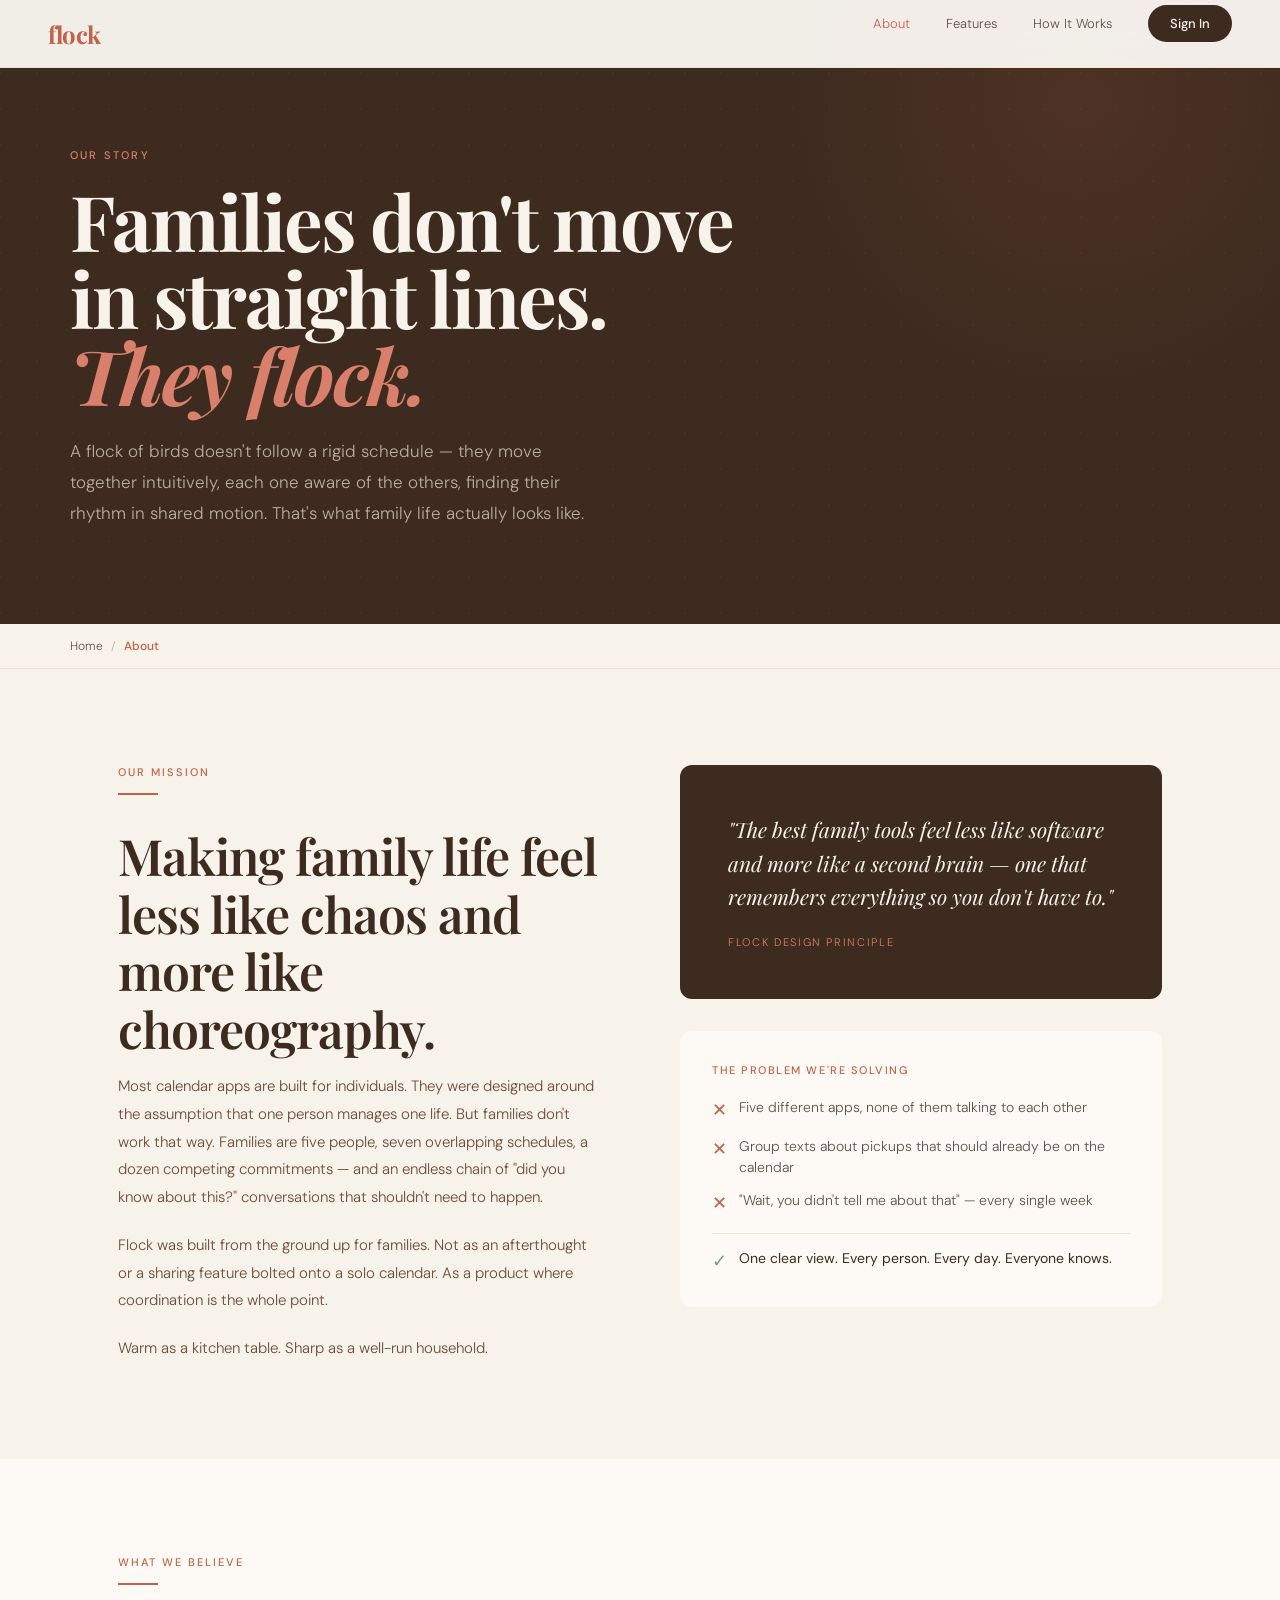
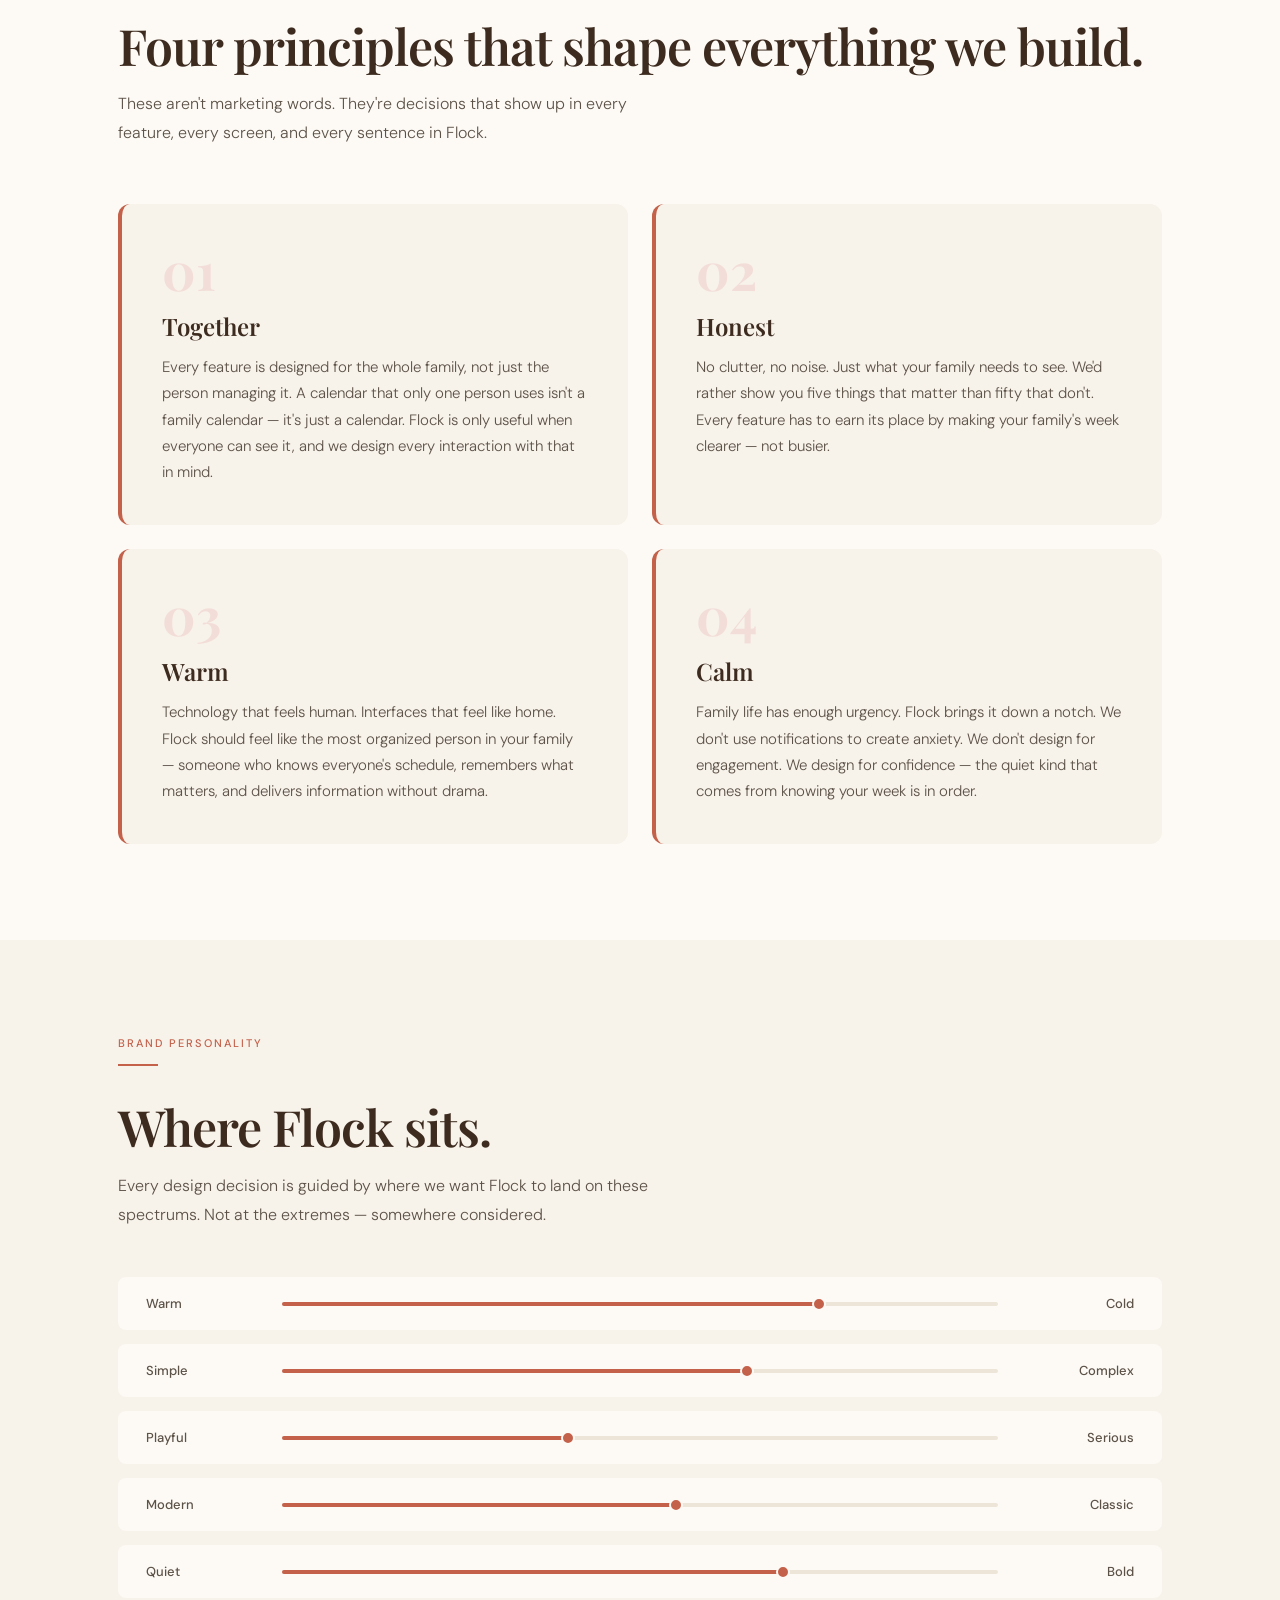
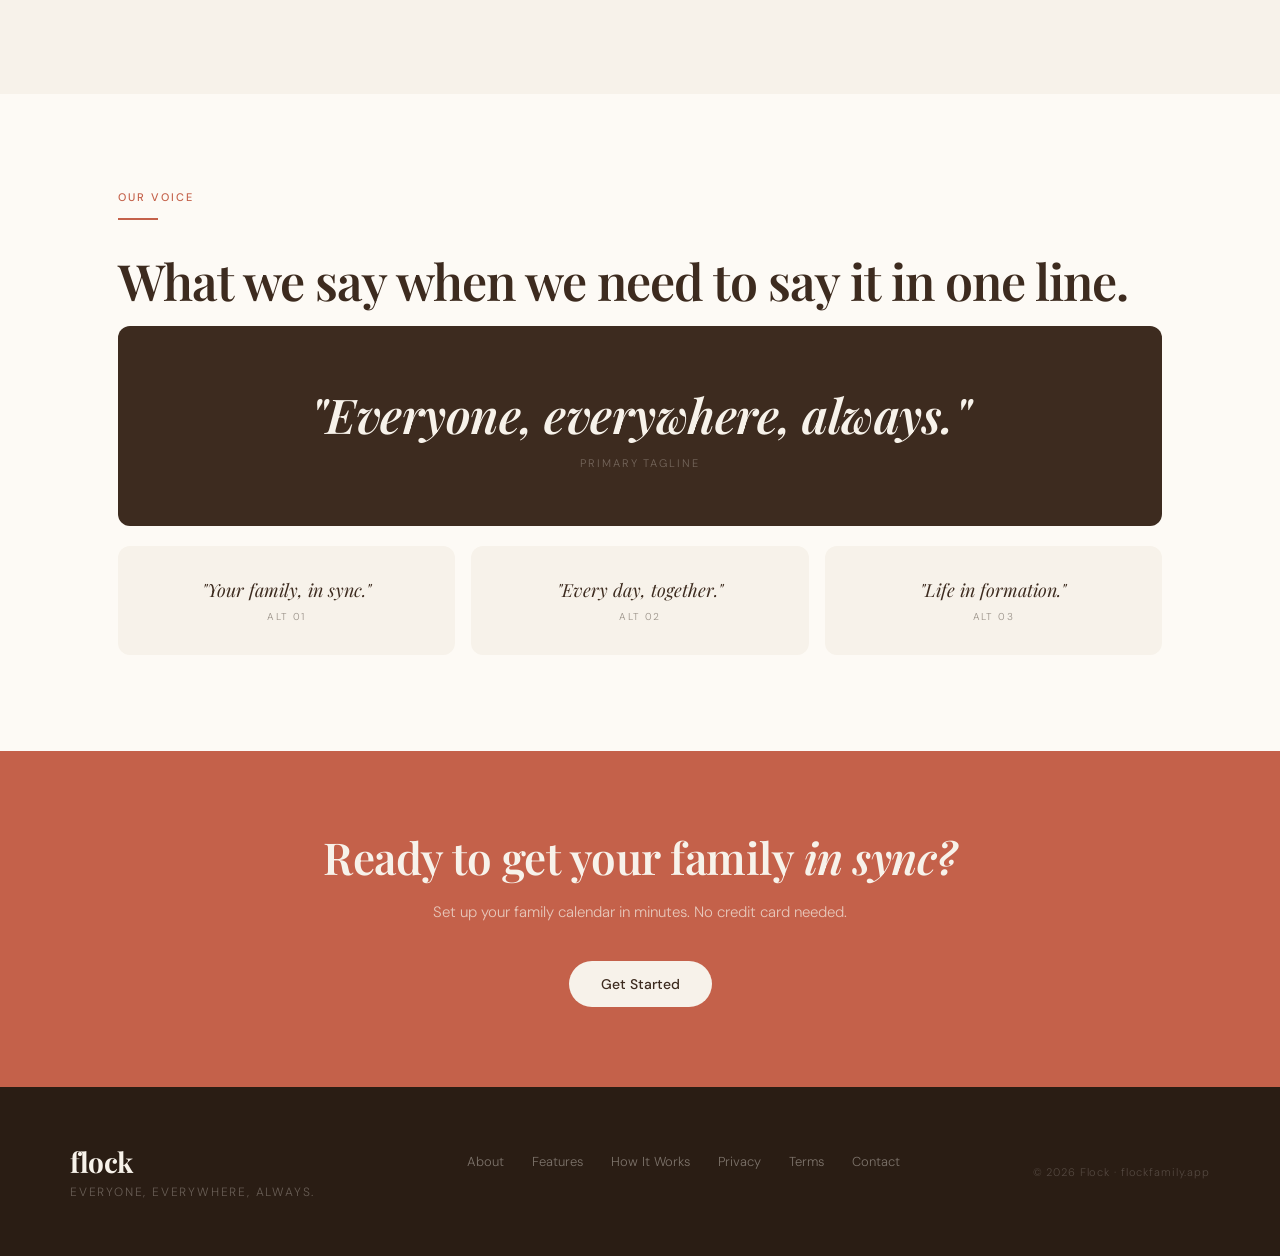
<file: about.html>
<!DOCTYPE html>
<html lang="en">
<head>
<meta charset="UTF-8">
<meta name="viewport" content="width=device-width, initial-scale=1.0">
<title>About Flock Family — Built for Real Family Life</title>
<meta name="description" content="Flock Family started as a personal project for one household. Today it helps families coordinate schedules without the chaos of group texts.">
<meta property="og:site_name" content="Flock Family">
<meta property="og:title" content="About Flock Family — Built for Real Family Life">
<meta property="og:description" content="Flock Family started as a personal project for one household. Today it helps families coordinate schedules without the chaos of group texts.">
<link rel="canonical" href="https://flockfamily.app/about.html">
<meta property="og:url" content="https://flockfamily.app/about.html">
<meta property="og:type" content="website">
<meta property="og:image" content="https://flockfamily.app/og-image.png">
<meta property="og:image:width" content="1200">
<meta property="og:image:height" content="630">
<meta name="twitter:card" content="summary_large_image">
<meta name="twitter:title" content="About Flock Family — Built for Real Family Life">
<meta name="twitter:description" content="Flock Family started as a personal project for one household. Today it helps families coordinate schedules without the chaos of group texts.">
<meta name="twitter:image" content="https://flockfamily.app/og-image.png">
<link href="https://fonts.googleapis.com/css2?family=Playfair+Display:ital,wght@0,400;0,600;0,700;1,400;1,600&family=DM+Sans:wght@300;400;500&family=DM+Mono:wght@400;500&display=swap" rel="stylesheet">
<link rel="stylesheet" href="/styles.css">
<style>
  section{padding:96px 0}
  .container{max-width:1140px;margin:0 auto;padding:0 48px}
  .lbl{font-size:11px;font-weight:500;letter-spacing:.18em;text-transform:uppercase;color:var(--terra);margin-bottom:14px;display:block}
  .divider{width:40px;height:2px;background:var(--terra);margin-bottom:32px}
  .h2{font-family:'Playfair Display',serif;font-size:clamp(30px,4vw,50px);font-weight:600;line-height:1.15;letter-spacing:-1px;color:var(--bark);margin-bottom:16px}
  .sub{font-size:16px;line-height:1.8;color:var(--slate);max-width:560px}
  .body-text{font-size:15px;line-height:1.85;color:var(--bark-m);margin-bottom:20px}

  .ph-glow{position:absolute;top:-200px;right:-100px;width:600px;height:600px;background:radial-gradient(circle,rgba(196,97,74,.12) 0%,transparent 70%);pointer-events:none}

  .cta-strip{background:var(--terra);padding:80px 48px;text-align:center}
  .cta-strip-t{font-family:'Playfair Display',serif;font-size:clamp(26px,4vw,44px);font-weight:600;color:var(--cream);line-height:1.2;letter-spacing:-.5px;margin-bottom:16px}
  .cta-strip-t em{font-style:italic}
  .cta-strip-b{font-size:15px;color:rgba(247,242,234,.7);max-width:440px;margin:0 auto 36px;line-height:1.7}
  .btn-cream{background:var(--cream);color:var(--bark);padding:14px 32px;border-radius:100px;font-size:14px;font-weight:500;text-decoration:none;transition:background .2s,transform .15s;display:inline-block}
  .btn-cream:hover{background:var(--white);transform:translateY(-2px)}

  .reveal{opacity:0;transform:translateY(28px);transition:opacity .7s ease,transform .7s ease}
  .reveal.visible{opacity:1;transform:none}

  @media(max-width:900px){
    .container{padding:0 24px}
    section{padding:64px 0}
    .cta-strip{padding:64px 24px}
  }

  /* mission */
  #mission{background:var(--cream)}
  .two-col{display:grid;grid-template-columns:1fr 1fr;gap:80px;align-items:start}
  .pull-quote{background:var(--bark);padding:48px;border-radius:12px;margin-bottom:32px}
  .pq-text{font-family:'Playfair Display',serif;font-size:21px;font-style:italic;color:var(--cream);line-height:1.6;margin-bottom:16px}
  .pq-attr{font-size:11px;letter-spacing:.15em;text-transform:uppercase;color:var(--terra-l)}

  /* pillars */
  #pillars{background:var(--white)}
  .pillars-grid{display:grid;grid-template-columns:1fr 1fr;gap:24px;margin-top:56px}
  .pillar{padding:40px;background:var(--cream);border-radius:12px;border-left:4px solid var(--terra)}
  .pillar-num{font-family:'Playfair Display',serif;font-size:52px;font-weight:700;color:var(--terra-p);line-height:1;margin-bottom:14px}
  .pillar-t{font-family:'Playfair Display',serif;font-size:24px;font-weight:600;color:var(--bark);margin-bottom:12px}
  .pillar-b{font-size:15px;line-height:1.75;color:var(--slate)}

  /* spectrum */
  #personality{background:var(--cream)}
  .spectrum{display:grid;gap:14px;margin-top:48px}
  .sp-row{display:grid;grid-template-columns:120px 1fr 120px;align-items:center;gap:16px;padding:18px 28px;background:var(--white);border-radius:8px}
  .sp-lbl{font-size:13px;font-weight:500;color:var(--slate)}
  .sp-lbl.r{text-align:right}
  .sp-bar{height:4px;background:var(--cream-d);border-radius:100px;position:relative}
  .sp-fill{position:absolute;top:0;bottom:0;background:var(--terra);border-radius:100px}
  .sp-dot{position:absolute;top:50%;transform:translateY(-50%);width:14px;height:14px;background:var(--terra);border:2px solid var(--white);border-radius:50%;margin-left:-7px}

  /* taglines */
  #taglines{background:var(--white)}
  .tl-primary{background:var(--bark);padding:56px;border-radius:12px;text-align:center;margin-bottom:20px}
  .tl-primary-t{font-family:'Playfair Display',serif;font-size:clamp(26px,4vw,48px);font-style:italic;font-weight:600;color:var(--cream);letter-spacing:-.5px;margin-bottom:10px}
  .tl-primary-l{font-size:11px;letter-spacing:.18em;text-transform:uppercase;color:rgba(247,242,234,.3)}
  .tl-alts{display:grid;grid-template-columns:repeat(3,1fr);gap:16px}
  .tl-alt{background:var(--cream);padding:32px;border-radius:12px;text-align:center}
  .tl-alt-t{font-family:'Playfair Display',serif;font-size:18px;font-style:italic;color:var(--bark);margin-bottom:8px}
  .tl-alt-l{font-size:10px;letter-spacing:.14em;text-transform:uppercase;color:var(--slate);opacity:.6}

  @media(max-width:900px){
    .two-col{grid-template-columns:1fr;gap:40px}
    .pillars-grid{grid-template-columns:1fr}
    .tl-alts{grid-template-columns:1fr}
    .sp-row{grid-template-columns:80px 1fr 80px;padding:14px 16px}
    .sp-lbl{font-size:11px}
  }
</style>
<script type="application/ld+json">
{
  "@context": "https://schema.org",
  "@type": "BreadcrumbList",
  "itemListElement": [
    {"@type": "ListItem", "position": 1, "name": "Home", "item": "https://flockfamily.app/"},
    {"@type": "ListItem", "position": 2, "name": "About", "item": "https://flockfamily.app/about.html"}
  ]
}
</script>
</head>
<body>
<nav>
  <a href="/" class="nav-logo">flock</a>
  <ul class="nav-links" id="navLinks">
    <li><a href="/about.html" class="active">About</a></li>
    <li><a href="/features.html">Features</a></li>
    <li><a href="/how-it-works.html">How It Works</a></li>
    <li><a href="https://app.flockfamily.app" class="nav-signin">Sign In</a></li>
  </ul>
  <button class="nav-mobile-toggle" id="menuToggle" aria-label="Menu">
    <svg width="22" height="22" viewBox="0 0 22 22" fill="none">
      <rect y="4" width="22" height="2" rx="1" fill="#3D2B1F"/>
      <rect y="10" width="22" height="2" rx="1" fill="#3D2B1F"/>
      <rect y="16" width="22" height="2" rx="1" fill="#3D2B1F"/>
    </svg>
  </button>
</nav>
<main>
<div class="page-hero">
  <div class="ph-dots"></div><div class="ph-glow"></div>
  <div class="ph-inner">
    <span class="ph-eye">Our Story</span>
    <h1 class="ph-title">Families don't move<br>in straight lines.<br><em>They flock.</em></h1>
    <p class="ph-body">A flock of birds doesn't follow a rigid schedule — they move together intuitively, each one aware of the others, finding their rhythm in shared motion. That's what family life actually looks like.</p>
  </div>
</div>
<div class="breadcrumb"><div class="bc-inner"><a href="/">Home</a><span class="bc-sep">/</span><span class="bc-cur">About</span></div></div>

<section id="mission">
  <div class="container">
    <div class="two-col">
      <div class="reveal">
        <span class="lbl">Our Mission</span>
        <div class="divider"></div>
        <h2 class="h2">Making family life feel less like chaos and more like choreography.</h2>
        <p class="body-text">Most calendar apps are built for individuals. They were designed around the assumption that one person manages one life. But families don't work that way. Families are five people, seven overlapping schedules, a dozen competing commitments — and an endless chain of "did you know about this?" conversations that shouldn't need to happen.</p>
        <p class="body-text">Flock was built from the ground up for families. Not as an afterthought or a sharing feature bolted onto a solo calendar. As a product where coordination is the whole point.</p>
        <p class="body-text">Warm as a kitchen table. Sharp as a well-run household.</p>
      </div>
      <div class="reveal">
        <div class="pull-quote">
          <p class="pq-text">"The best family tools feel less like software and more like a second brain — one that remembers everything so you don't have to."</p>
          <span class="pq-attr">Flock Design Principle</span>
        </div>
        <div style="padding:32px;background:var(--white);border-radius:12px;">
          <div style="font-size:11px;font-weight:500;letter-spacing:.14em;text-transform:uppercase;color:var(--terra);margin-bottom:20px;">The problem we're solving</div>
          <div style="display:flex;flex-direction:column;gap:12px;">
            <div style="display:flex;gap:12px;align-items:flex-start;font-size:14px;color:var(--slate);line-height:1.5;"><span style="color:var(--terra);font-size:18px;flex-shrink:0;">&#x2715;</span>Five different apps, none of them talking to each other</div>
            <div style="display:flex;gap:12px;align-items:flex-start;font-size:14px;color:var(--slate);line-height:1.5;"><span style="color:var(--terra);font-size:18px;flex-shrink:0;">&#x2715;</span>Group texts about pickups that should already be on the calendar</div>
            <div style="display:flex;gap:12px;align-items:flex-start;font-size:14px;color:var(--slate);line-height:1.5;"><span style="color:var(--terra);font-size:18px;flex-shrink:0;">&#x2715;</span>"Wait, you didn't tell me about that" — every single week</div>
            <div style="border-top:1px solid var(--cream-d);padding-top:14px;margin-top:4px;display:flex;gap:12px;align-items:flex-start;font-size:14px;color:var(--bark);line-height:1.5;font-weight:400;"><span style="color:var(--sage);font-size:18px;flex-shrink:0;">&#x2713;</span>One clear view. Every person. Every day. Everyone knows.</div>
          </div>
        </div>
      </div>
    </div>
  </div>
</section>

<section id="pillars">
  <div class="container">
    <div class="reveal">
      <span class="lbl">What We Believe</span>
      <div class="divider"></div>
      <h2 class="h2">Four principles that shape everything we build.</h2>
      <p class="sub">These aren't marketing words. They're decisions that show up in every feature, every screen, and every sentence in Flock.</p>
    </div>
    <div class="pillars-grid">
      <div class="pillar reveal">
        <div class="pillar-num">01</div>
        <div class="pillar-t">Together</div>
        <p class="pillar-b">Every feature is designed for the whole family, not just the person managing it. A calendar that only one person uses isn't a family calendar — it's just a calendar. Flock is only useful when everyone can see it, and we design every interaction with that in mind.</p>
      </div>
      <div class="pillar reveal">
        <div class="pillar-num">02</div>
        <div class="pillar-t">Honest</div>
        <p class="pillar-b">No clutter, no noise. Just what your family needs to see. We'd rather show you five things that matter than fifty that don't. Every feature has to earn its place by making your family's week clearer — not busier.</p>
      </div>
      <div class="pillar reveal">
        <div class="pillar-num">03</div>
        <div class="pillar-t">Warm</div>
        <p class="pillar-b">Technology that feels human. Interfaces that feel like home. Flock should feel like the most organized person in your family — someone who knows everyone's schedule, remembers what matters, and delivers information without drama.</p>
      </div>
      <div class="pillar reveal">
        <div class="pillar-num">04</div>
        <div class="pillar-t">Calm</div>
        <p class="pillar-b">Family life has enough urgency. Flock brings it down a notch. We don't use notifications to create anxiety. We don't design for engagement. We design for confidence — the quiet kind that comes from knowing your week is in order.</p>
      </div>
    </div>
  </div>
</section>

<section id="personality">
  <div class="container">
    <div class="reveal">
      <span class="lbl">Brand Personality</span>
      <div class="divider"></div>
      <h2 class="h2">Where Flock sits.</h2>
      <p class="sub">Every design decision is guided by where we want Flock to land on these spectrums. Not at the extremes — somewhere considered.</p>
    </div>
    <div class="spectrum reveal">
      <div class="sp-row"><span class="sp-lbl">Warm</span><div class="sp-bar"><div class="sp-fill" style="width:75%"></div><div class="sp-dot" style="left:75%"></div></div><span class="sp-lbl r">Cold</span></div>
      <div class="sp-row"><span class="sp-lbl">Simple</span><div class="sp-bar"><div class="sp-fill" style="width:65%"></div><div class="sp-dot" style="left:65%"></div></div><span class="sp-lbl r">Complex</span></div>
      <div class="sp-row"><span class="sp-lbl">Playful</span><div class="sp-bar"><div class="sp-fill" style="width:40%"></div><div class="sp-dot" style="left:40%"></div></div><span class="sp-lbl r">Serious</span></div>
      <div class="sp-row"><span class="sp-lbl">Modern</span><div class="sp-bar"><div class="sp-fill" style="width:55%"></div><div class="sp-dot" style="left:55%"></div></div><span class="sp-lbl r">Classic</span></div>
      <div class="sp-row"><span class="sp-lbl">Quiet</span><div class="sp-bar"><div class="sp-fill" style="width:70%"></div><div class="sp-dot" style="left:70%"></div></div><span class="sp-lbl r">Bold</span></div>
    </div>
  </div>
</section>

<section id="taglines">
  <div class="container">
    <div class="reveal"><span class="lbl">Our Voice</span><div class="divider"></div><h2 class="h2">What we say when we need to say it in one line.</h2></div>
    <div class="reveal">
      <div class="tl-primary"><div class="tl-primary-t">"Everyone, everywhere, always."</div><div class="tl-primary-l">Primary Tagline</div></div>
      <div class="tl-alts">
        <div class="tl-alt"><div class="tl-alt-t">"Your family, in sync."</div><div class="tl-alt-l">Alt 01</div></div>
        <div class="tl-alt"><div class="tl-alt-t">"Every day, together."</div><div class="tl-alt-l">Alt 02</div></div>
        <div class="tl-alt"><div class="tl-alt-t">"Life in formation."</div><div class="tl-alt-l">Alt 03</div></div>
      </div>
    </div>
  </div>
</section>

<div class="cta-strip">
  <h2 class="cta-strip-t">Ready to get your family <em>in sync?</em></h2>
  <p class="cta-strip-b">Set up your family calendar in minutes. No credit card needed.</p>
  <a href="https://app.flockfamily.app/signup" class="btn-cream">Get Started</a>
</div>
</main>

<footer>
  <div class="footer-inner">
    <div>
      <div class="footer-logo">flock</div>
      <div class="footer-tagline">Everyone, everywhere, always.</div>
    </div>
    <ul class="footer-links">
      <li><a href="/about.html">About</a></li>
      <li><a href="/features.html">Features</a></li>
      <li><a href="/how-it-works.html">How It Works</a></li>
      <li><a href="/privacy.html">Privacy</a></li>
      <li><a href="/terms.html">Terms</a></li>
      <li><a href="mailto:hello@flockfamily.app">Contact</a></li>
    </ul>
    <div class="footer-copy">&copy; 2026 Flock &middot; flockfamily.app</div>
  </div>
</footer>
<script>
  document.querySelectorAll('.reveal').forEach(el => {
    new IntersectionObserver(([e], o) => {
      if (e.isIntersecting) { e.target.classList.add('visible'); o.unobserve(e.target); }
    }, { threshold: 0.08 }).observe(el);
  });
  document.getElementById('menuToggle').addEventListener('click', () =>
    document.getElementById('navLinks').classList.toggle('open'));
</script>
</body>
</html>
</file>
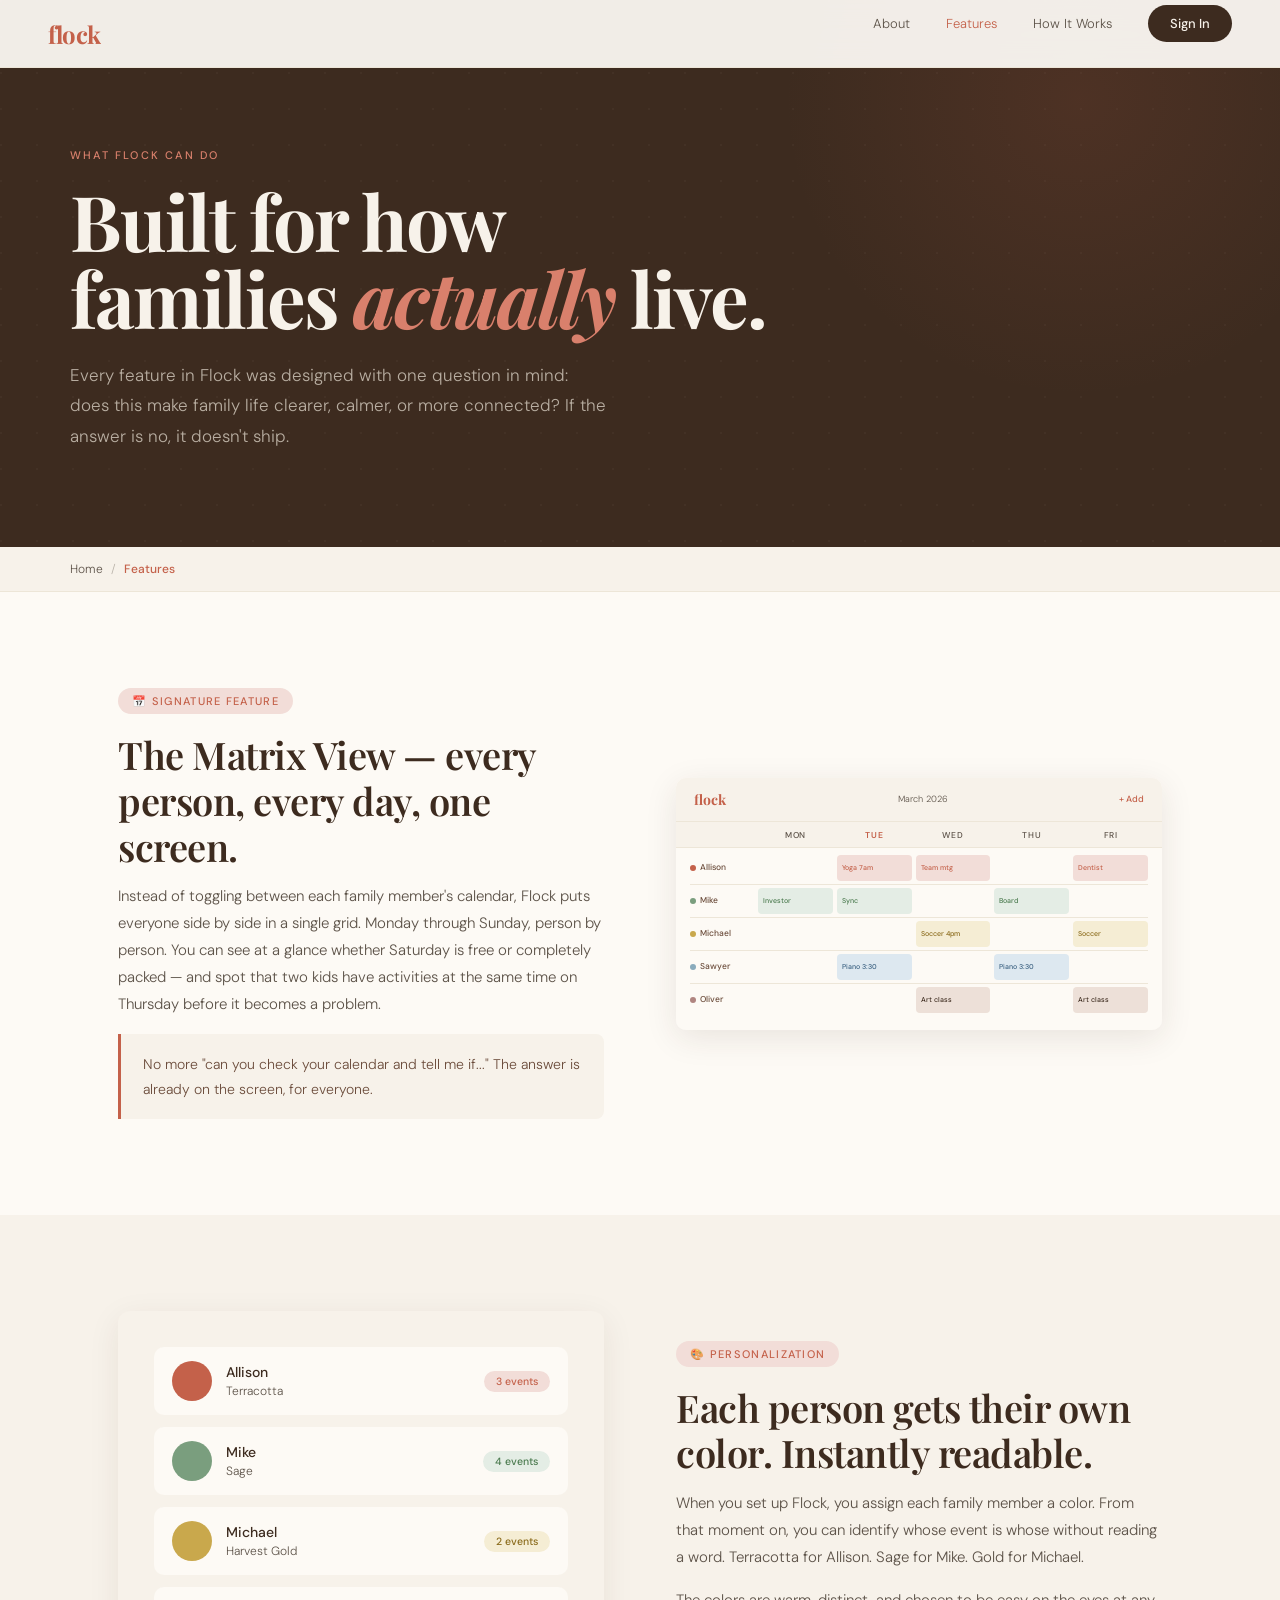
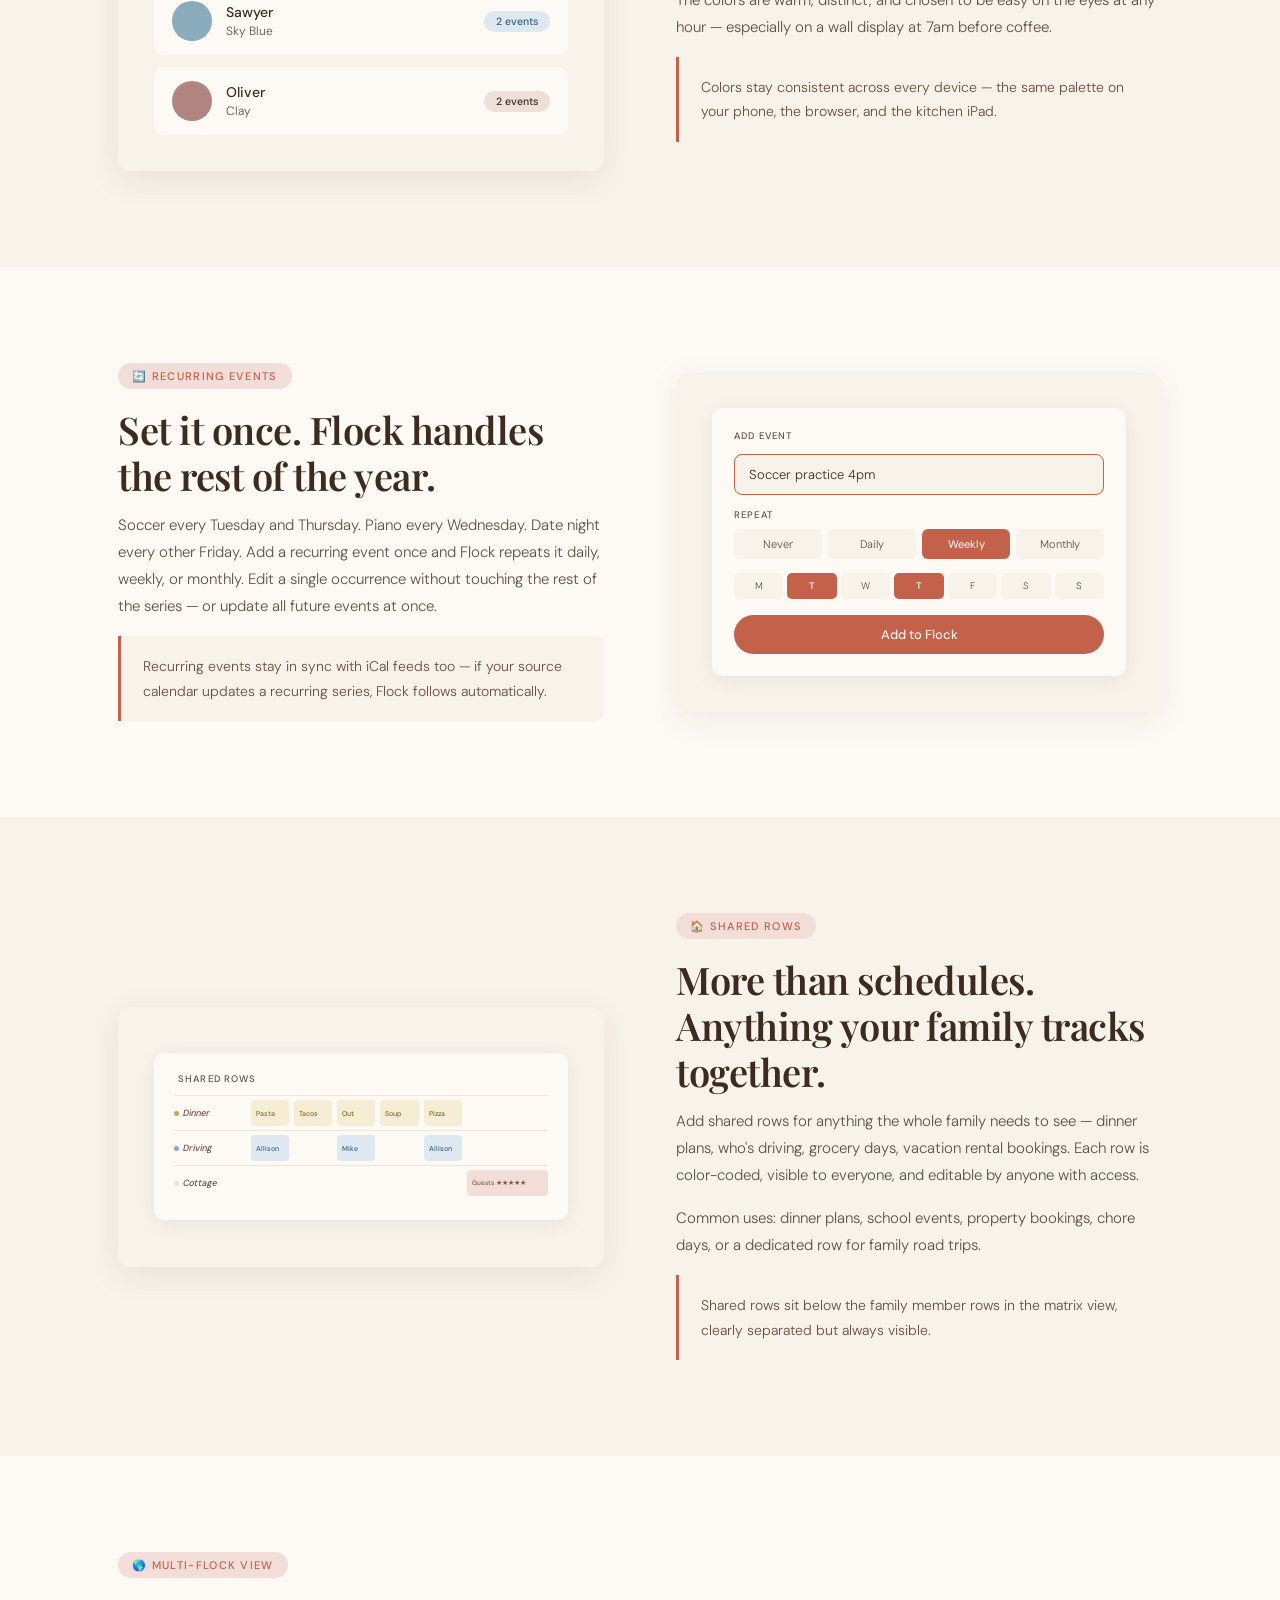
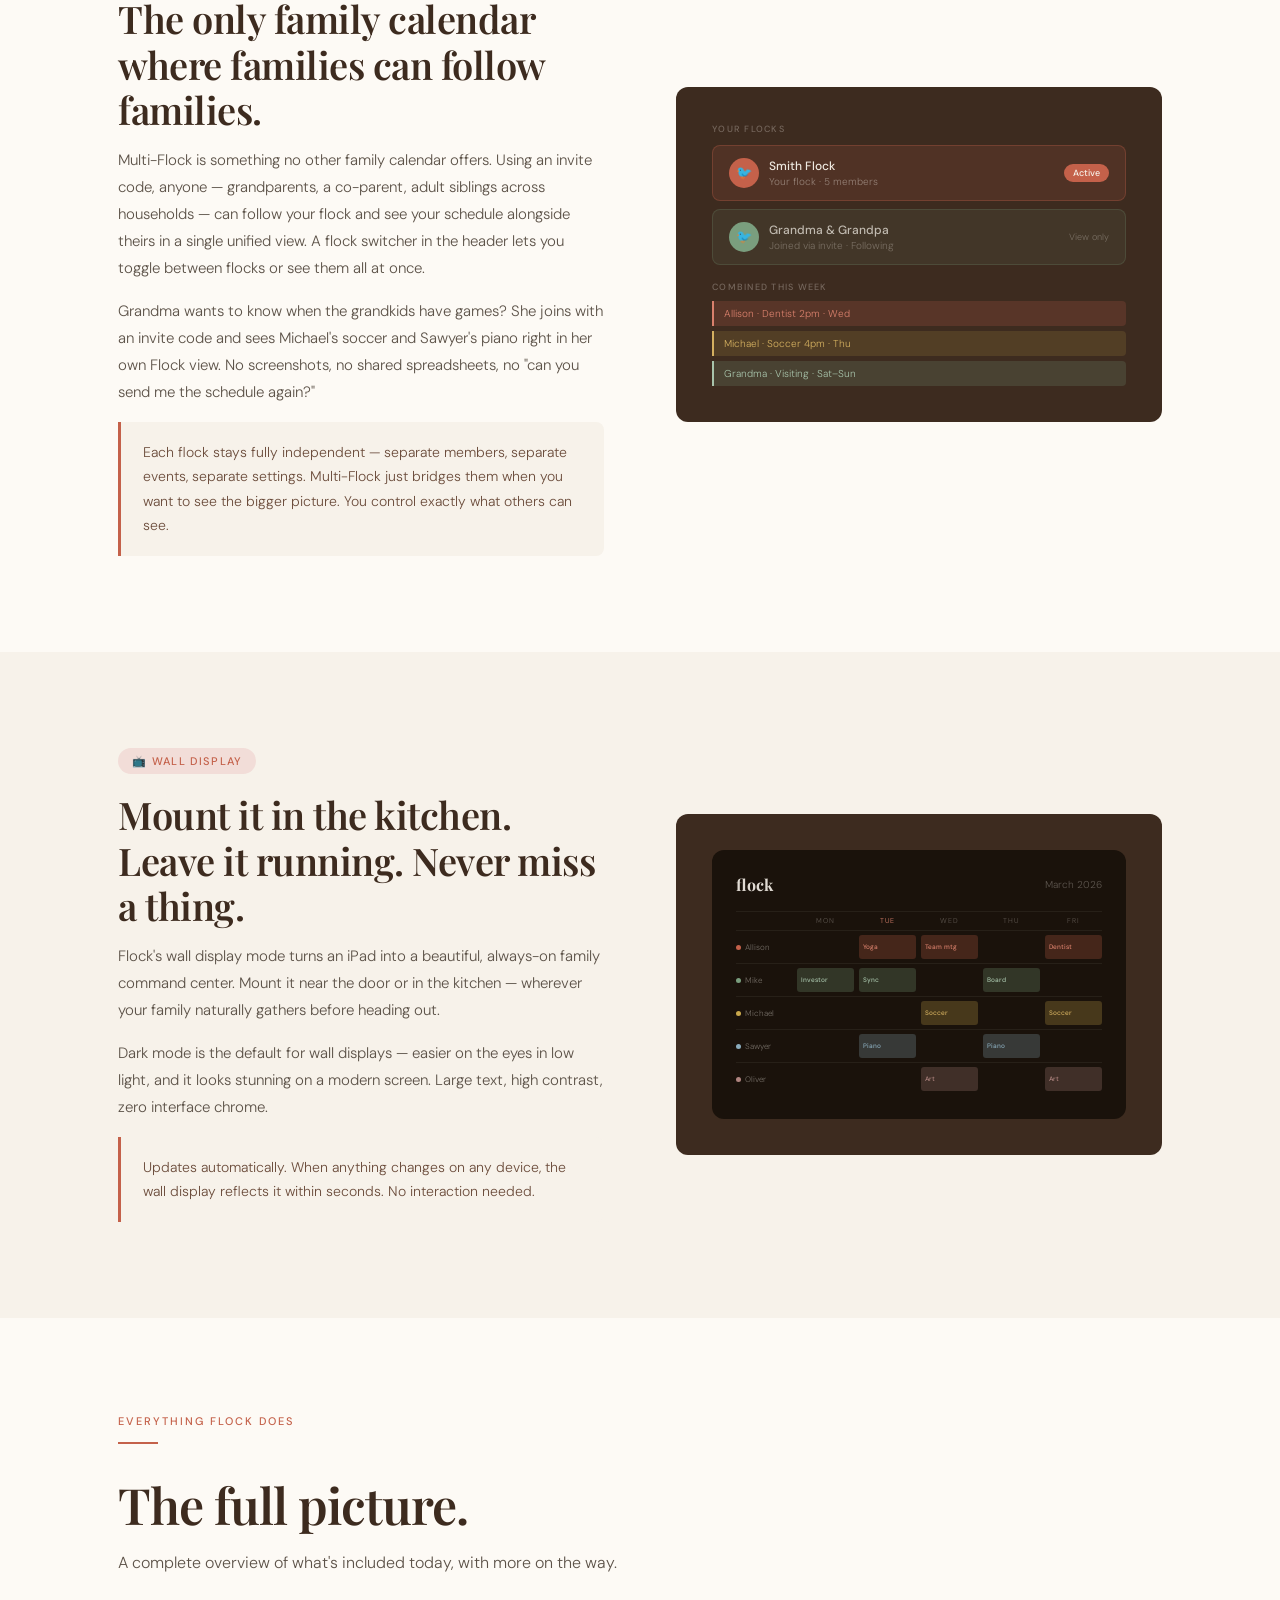
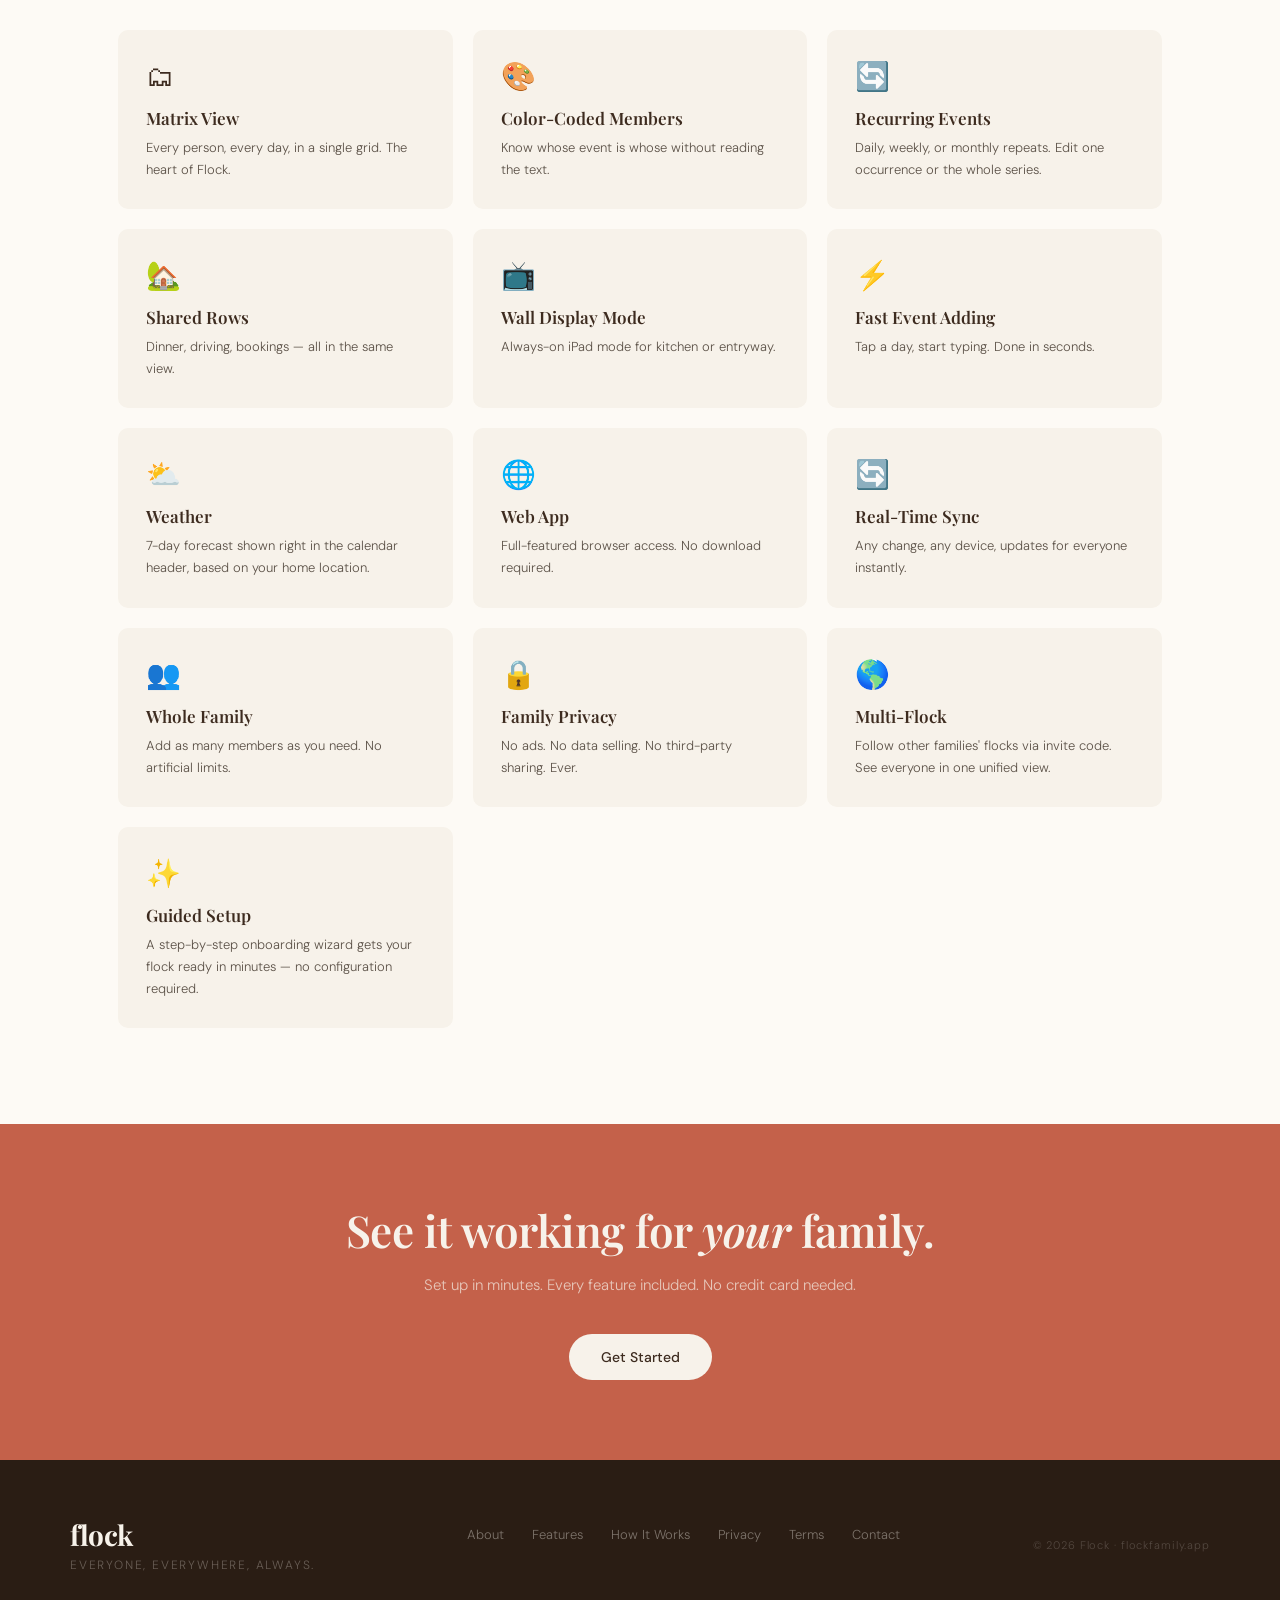
<file: features.html>
<!DOCTYPE html>
<html lang="en">
<head>
<meta charset="UTF-8">
<meta name="viewport" content="width=device-width, initial-scale=1.0">
<title>Features — Flock Family, the Family Calendar App</title>
<meta name="description" content="Every feature Flock Family offers: matrix view, recurring events, iCal sync, weather, Multi-Flock, and wall display. All included, always free.">
<meta property="og:site_name" content="Flock Family">
<meta property="og:title" content="Features — Flock Family, the Family Calendar App">
<meta property="og:description" content="Every feature Flock Family offers: matrix view, recurring events, iCal sync, weather, Multi-Flock, and wall display. All included, always free.">
<link rel="canonical" href="https://flockfamily.app/features.html">
<meta property="og:url" content="https://flockfamily.app/features.html">
<meta property="og:type" content="website">
<meta property="og:image" content="https://flockfamily.app/og-image.png">
<meta property="og:image:width" content="1200">
<meta property="og:image:height" content="630">
<meta name="twitter:card" content="summary_large_image">
<meta name="twitter:title" content="Features — Flock Family, the Family Calendar App">
<meta name="twitter:description" content="Every feature Flock Family offers: matrix view, recurring events, iCal sync, weather, Multi-Flock, and wall display. All included, always free.">
<meta name="twitter:image" content="https://flockfamily.app/og-image.png">
<link href="https://fonts.googleapis.com/css2?family=Playfair+Display:ital,wght@0,400;0,600;0,700;1,400;1,600&family=DM+Sans:wght@300;400;500&family=DM+Mono:wght@400;500&display=swap" rel="stylesheet">
<link rel="stylesheet" href="/styles.css">
<style>
  section{padding:96px 0}
  .container{max-width:1140px;margin:0 auto;padding:0 48px}
  .lbl{font-size:11px;font-weight:500;letter-spacing:.18em;text-transform:uppercase;color:var(--terra);margin-bottom:14px;display:block}
  .divider{width:40px;height:2px;background:var(--terra);margin-bottom:32px}
  .h2{font-family:'Playfair Display',serif;font-size:clamp(30px,4vw,50px);font-weight:600;line-height:1.15;letter-spacing:-1px;color:var(--bark);margin-bottom:16px}
  .sub{font-size:16px;line-height:1.8;color:var(--slate);max-width:560px}
  .body-text{font-size:15px;line-height:1.85;color:var(--bark-m);margin-bottom:20px}

  .ph-glow{position:absolute;top:-200px;right:-100px;width:600px;height:600px;background:radial-gradient(circle,rgba(196,97,74,.12) 0%,transparent 70%);pointer-events:none}

  .cta-strip{background:var(--terra);padding:80px 48px;text-align:center}
  .cta-strip-t{font-family:'Playfair Display',serif;font-size:clamp(26px,4vw,44px);font-weight:600;color:var(--cream);line-height:1.2;letter-spacing:-.5px;margin-bottom:16px}
  .cta-strip-t em{font-style:italic}
  .cta-strip-b{font-size:15px;color:rgba(247,242,234,.7);max-width:440px;margin:0 auto 36px;line-height:1.7}
  .btn-cream{background:var(--cream);color:var(--bark);padding:14px 32px;border-radius:100px;font-size:14px;font-weight:500;text-decoration:none;transition:background .2s,transform .15s;display:inline-block}
  .btn-cream:hover{background:var(--white);transform:translateY(-2px)}

  .reveal{opacity:0;transform:translateY(28px);transition:opacity .7s ease,transform .7s ease}
  .reveal.visible{opacity:1;transform:none}

  @media(max-width:900px){
    .container{padding:0 24px}
    section{padding:64px 0}
    .cta-strip{padding:64px 24px}
  }

  /* feature rows */
  .feat-row{padding:96px 0}
  .feat-row:nth-child(even){background:var(--cream)}
  .feat-row:nth-child(odd){background:var(--white)}
  .feat-inner{display:grid;grid-template-columns:1fr 1fr;gap:72px;align-items:center;max-width:1140px;margin:0 auto;padding:0 48px}
  .feat-inner.rev{direction:rtl}
  .feat-inner.rev>*{direction:ltr}
  .feat-tag{display:inline-flex;align-items:center;gap:8px;background:var(--terra-p);color:var(--terra);font-size:11px;font-weight:500;letter-spacing:.12em;text-transform:uppercase;padding:6px 14px;border-radius:100px;margin-bottom:18px}
  .feat-t{font-family:'Playfair Display',serif;font-size:clamp(26px,3vw,38px);font-weight:600;color:var(--bark);line-height:1.2;letter-spacing:-.5px;margin-bottom:14px}
  .feat-b{font-size:15px;line-height:1.8;color:var(--slate);margin-bottom:16px}
  .feat-callout{font-size:14px;line-height:1.75;color:var(--bark-m);padding:18px 22px;background:var(--cream);border-left:3px solid var(--terra);border-radius:0 8px 8px 0}
  .feat-vis-dark{background:var(--bark);border-radius:12px;padding:36px;min-height:260px;display:flex;align-items:center;justify-content:center}
  .feat-vis-light{background:var(--cream);border-radius:12px;padding:36px;min-height:260px;display:flex;align-items:center;justify-content:center;box-shadow:0 8px 32px rgba(61,43,31,.08)}

  /* mini calendar */
  .mini-cal{background:var(--white);border-radius:10px;overflow:hidden;box-shadow:0 8px 32px rgba(61,43,31,.1);width:100%}
  .mc-bar{background:var(--cream);padding:12px 18px;display:flex;align-items:center;justify-content:space-between;border-bottom:1px solid var(--cream-d)}
  .mc-logo{font-family:'Playfair Display',serif;font-size:14px;font-weight:700;color:var(--terra)}
  .mc-head{background:var(--cream);padding:8px 14px 6px;display:grid;grid-template-columns:64px repeat(5,1fr);gap:4px;border-bottom:1px solid var(--cream-d)}
  .mch{text-align:center;font-size:8.5px;font-weight:500;letter-spacing:.08em;text-transform:uppercase;color:var(--slate)}
  .mch.t{color:var(--terra);font-weight:600}
  .mc-rows{padding:4px 14px 14px;background:var(--white)}
  .mc-row{display:grid;grid-template-columns:64px repeat(5,1fr);gap:4px;padding:3px 0;border-top:1px solid var(--cream-d);align-items:center}
  .mc-row:first-child{border-top:none}
  .mc-name{font-size:8.5px;font-weight:500;color:var(--bark-m);display:flex;align-items:center;gap:4px}
  .mc-dot{width:6px;height:6px;border-radius:50%;flex-shrink:0}
  .mc-cell{min-height:26px;border-radius:4px;font-size:7px;font-weight:500;display:flex;align-items:center;padding:3px 5px;line-height:1.3}
  .mc-cell.e{background:transparent}
  .et{background:var(--terra-p);color:var(--terra)}
  .es{background:var(--sage-p);color:#4A7A4E}
  .eg{background:var(--gold-p);color:#8A6A1A}
  .eb{background:#DDE8F0;color:#3A6080}
  .ek{background:#EDE0D8;color:var(--bark)}

  /* notification stack */
  .notif-stack{display:flex;flex-direction:column;gap:10px;width:100%}
  .notif{background:var(--white);border-radius:10px;padding:14px 18px;display:flex;gap:12px;align-items:flex-start;box-shadow:0 2px 12px rgba(0,0,0,.06)}
  .notif-ico{width:36px;height:36px;border-radius:9px;background:var(--terra);display:flex;align-items:center;justify-content:center;font-size:16px;flex-shrink:0}
  .notif-app{font-size:9.5px;font-weight:500;letter-spacing:.1em;text-transform:uppercase;color:var(--terra);margin-bottom:3px}
  .notif-msg{font-size:13px;color:var(--bark);line-height:1.4}
  .notif-time{font-size:9.5px;color:var(--slate);margin-top:3px}

  /* wall display */
  .wall{background:#1A120B;border-radius:12px;padding:24px;width:100%}
  .wall-hd{display:flex;justify-content:space-between;align-items:center;margin-bottom:16px}
  .wall-logo{font-family:'Playfair Display',serif;font-size:16px;font-weight:700;color:rgba(247,242,234,.9)}
  .wall-date{font-size:10px;color:rgba(247,242,234,.3)}
  .w-row{display:grid;grid-template-columns:56px repeat(5,1fr);gap:5px;padding:4px 0;border-top:1px solid rgba(247,242,234,.06);align-items:center}
  .w-row:first-child{border-top:none}
  .w-name{font-size:8px;color:rgba(247,242,234,.4);display:flex;align-items:center;gap:4px}
  .w-dot{width:5px;height:5px;border-radius:50%}
  .w-cell{min-height:24px;border-radius:3px;font-size:6.5px;font-weight:500;display:flex;align-items:center;padding:2px 4px}
  .w-cell.e{background:transparent}

  /* color member list */
  .member-list{display:flex;flex-direction:column;gap:12px;width:100%}
  .member-row{display:flex;align-items:center;gap:14px;padding:14px 18px;background:var(--white);border-radius:10px}
  .m-avatar{width:40px;height:40px;border-radius:50%;flex-shrink:0}
  .m-name{font-size:14px;font-weight:500;color:var(--bark);margin-bottom:2px}
  .m-color{font-size:12px;color:var(--slate)}
  .m-badge{margin-left:auto;font-size:10.5px;padding:4px 12px;border-radius:100px;font-weight:500}

  /* shared rows demo */
  .shared-demo{background:var(--white);border-radius:10px;padding:20px;width:100%;box-shadow:0 4px 20px rgba(61,43,31,.07)}
  .sd-lbl{font-size:9.5px;font-weight:500;letter-spacing:.12em;text-transform:uppercase;color:var(--slate);margin-bottom:10px;padding:0 4px}
  .sd-row{display:grid;grid-template-columns:72px repeat(7,1fr);gap:5px;padding:4px 0;border-top:1px solid var(--cream-d);align-items:center}
  .sd-row:first-child{border-top:none}
  .sd-name{font-size:9px;font-weight:500;color:var(--bark-m);display:flex;align-items:center;gap:4px;font-style:italic}
  .sd-dot{width:5px;height:5px;border-radius:50%}
  .sd-cell{min-height:26px;border-radius:4px;font-size:7px;font-weight:500;display:flex;align-items:center;padding:2px 5px}
  .sd-cell.e{background:transparent}

  /* all features grid */
  #all-features{background:var(--white)}
  .all-grid{display:grid;grid-template-columns:repeat(3,1fr);gap:20px;margin-top:52px}
  .af-card{background:var(--cream);border-radius:10px;padding:28px}
  .af-ico{font-size:28px;margin-bottom:12px}
  .af-t{font-family:'Playfair Display',serif;font-size:17px;font-weight:600;color:var(--bark);margin-bottom:8px}
  .af-b{font-size:13px;line-height:1.7;color:var(--slate)}

  @media(max-width:900px){
    .feat-inner{grid-template-columns:1fr;padding:0 24px;gap:40px}
    .feat-inner.rev{direction:ltr}
    .feat-row{padding:64px 0}
    .all-grid{grid-template-columns:1fr 1fr}
  }
  @media(max-width:580px){.all-grid{grid-template-columns:1fr}}
</style>
<script type="application/ld+json">
{
  "@context": "https://schema.org",
  "@type": "BreadcrumbList",
  "itemListElement": [
    {"@type": "ListItem", "position": 1, "name": "Home", "item": "https://flockfamily.app/"},
    {"@type": "ListItem", "position": 2, "name": "Features", "item": "https://flockfamily.app/features.html"}
  ]
}
</script>
</head>
<body>
<nav>
  <a href="/" class="nav-logo">flock</a>
  <ul class="nav-links" id="navLinks">
    <li><a href="/about.html">About</a></li>
    <li><a href="/features.html" class="active">Features</a></li>
    <li><a href="/how-it-works.html">How It Works</a></li>
    <li><a href="https://app.flockfamily.app" class="nav-signin">Sign In</a></li>
  </ul>
  <button class="nav-mobile-toggle" id="menuToggle" aria-label="Menu">
    <svg width="22" height="22" viewBox="0 0 22 22" fill="none">
      <rect y="4" width="22" height="2" rx="1" fill="#3D2B1F"/>
      <rect y="10" width="22" height="2" rx="1" fill="#3D2B1F"/>
      <rect y="16" width="22" height="2" rx="1" fill="#3D2B1F"/>
    </svg>
  </button>
</nav>
<main>
<div class="page-hero">
  <div class="ph-dots"></div><div class="ph-glow"></div>
  <div class="ph-inner">
    <span class="ph-eye">What Flock Can Do</span>
    <h1 class="ph-title">Built for how<br>families <em>actually</em> live.</h1>
    <p class="ph-body">Every feature in Flock was designed with one question in mind: does this make family life clearer, calmer, or more connected? If the answer is no, it doesn't ship.</p>
  </div>
</div>
<div class="breadcrumb"><div class="bc-inner"><a href="/">Home</a><span class="bc-sep">/</span><span class="bc-cur">Features</span></div></div>

<!-- MATRIX VIEW -->
<div class="feat-row">
  <div class="feat-inner">
    <div class="reveal">
      <span class="feat-tag">&#x1F4C5; Signature Feature</span>
      <h2 class="feat-t">The Matrix View — every person, every day, one screen.</h2>
      <p class="feat-b">Instead of toggling between each family member's calendar, Flock puts everyone side by side in a single grid. Monday through Sunday, person by person. You can see at a glance whether Saturday is free or completely packed — and spot that two kids have activities at the same time on Thursday before it becomes a problem.</p>
      <div class="feat-callout">No more "can you check your calendar and tell me if..." The answer is already on the screen, for everyone.</div>
    </div>
    <div class="reveal">
      <div class="mini-cal">
        <div class="mc-bar"><span class="mc-logo">flock</span><span style="font-size:9px;color:var(--slate);">March 2026</span><span style="font-size:9px;color:var(--terra);font-weight:500;">+ Add</span></div>
        <div class="mc-head"><div></div><div class="mch">Mon</div><div class="mch t">Tue</div><div class="mch">Wed</div><div class="mch">Thu</div><div class="mch">Fri</div></div>
        <div class="mc-rows">
          <div class="mc-row"><div class="mc-name"><span class="mc-dot" style="background:#C4614A;"></span>Allison</div><div class="mc-cell e"></div><div class="mc-cell et">Yoga 7am</div><div class="mc-cell et">Team mtg</div><div class="mc-cell e"></div><div class="mc-cell et">Dentist</div></div>
          <div class="mc-row"><div class="mc-name"><span class="mc-dot" style="background:#7A9E7E;"></span>Mike</div><div class="mc-cell es">Investor</div><div class="mc-cell es">Sync</div><div class="mc-cell e"></div><div class="mc-cell es">Board</div><div class="mc-cell e"></div></div>
          <div class="mc-row"><div class="mc-name"><span class="mc-dot" style="background:#C9A84C;"></span>Michael</div><div class="mc-cell e"></div><div class="mc-cell e"></div><div class="mc-cell eg">Soccer 4pm</div><div class="mc-cell e"></div><div class="mc-cell eg">Soccer</div></div>
          <div class="mc-row"><div class="mc-name"><span class="mc-dot" style="background:#8AABBC;"></span>Sawyer</div><div class="mc-cell e"></div><div class="mc-cell eb">Piano 3:30</div><div class="mc-cell e"></div><div class="mc-cell eb">Piano 3:30</div><div class="mc-cell e"></div></div>
          <div class="mc-row"><div class="mc-name"><span class="mc-dot" style="background:#B08580;"></span>Oliver</div><div class="mc-cell e"></div><div class="mc-cell e"></div><div class="mc-cell ek">Art class</div><div class="mc-cell e"></div><div class="mc-cell ek">Art class</div></div>
        </div>
      </div>
    </div>
  </div>
</div>

<!-- COLOR CODING -->
<div class="feat-row">
  <div class="feat-inner rev">
    <div class="reveal">
      <span class="feat-tag">&#x1F3A8; Personalization</span>
      <h2 class="feat-t">Each person gets their own color. Instantly readable.</h2>
      <p class="feat-b">When you set up Flock, you assign each family member a color. From that moment on, you can identify whose event is whose without reading a word. Terracotta for Allison. Sage for Mike. Gold for Michael.</p>
      <p class="feat-b">The colors are warm, distinct, and chosen to be easy on the eyes at any hour — especially on a wall display at 7am before coffee.</p>
      <div class="feat-callout">Colors stay consistent across every device — the same palette on your phone, the browser, and the kitchen iPad.</div>
    </div>
    <div class="reveal">
      <div class="feat-vis-light">
        <div class="member-list">
          <div class="member-row"><div class="m-avatar" style="background:#C4614A;"></div><div><div class="m-name">Allison</div><div class="m-color">Terracotta</div></div><span class="m-badge" style="background:var(--terra-p);color:var(--terra);">3 events</span></div>
          <div class="member-row"><div class="m-avatar" style="background:#7A9E7E;"></div><div><div class="m-name">Mike</div><div class="m-color">Sage</div></div><span class="m-badge" style="background:var(--sage-p);color:#4A7A4E;">4 events</span></div>
          <div class="member-row"><div class="m-avatar" style="background:#C9A84C;"></div><div><div class="m-name">Michael</div><div class="m-color">Harvest Gold</div></div><span class="m-badge" style="background:var(--gold-p);color:#8A6A1A;">2 events</span></div>
          <div class="member-row"><div class="m-avatar" style="background:#8AABBC;"></div><div><div class="m-name">Sawyer</div><div class="m-color">Sky Blue</div></div><span class="m-badge" style="background:#DDE8F0;color:#3A6080;">2 events</span></div>
          <div class="member-row"><div class="m-avatar" style="background:#B08580;"></div><div><div class="m-name">Oliver</div><div class="m-color">Clay</div></div><span class="m-badge" style="background:#EDE0D8;color:var(--bark);">2 events</span></div>
        </div>
      </div>
    </div>
  </div>
</div>

<!-- RECURRING EVENTS -->
<div class="feat-row">
  <div class="feat-inner">
    <div class="reveal">
      <span class="feat-tag">&#x1F504; Recurring Events</span>
      <h2 class="feat-t">Set it once. Flock handles the rest of the year.</h2>
      <p class="feat-b">Soccer every Tuesday and Thursday. Piano every Wednesday. Date night every other Friday. Add a recurring event once and Flock repeats it daily, weekly, or monthly. Edit a single occurrence without touching the rest of the series — or update all future events at once.</p>
      <div class="feat-callout">Recurring events stay in sync with iCal feeds too — if your source calendar updates a recurring series, Flock follows automatically.</div>
    </div>
    <div class="reveal">
      <div class="feat-vis-light">
        <div style="background:var(--white);border-radius:10px;padding:22px;width:100%;box-shadow:0 4px 20px rgba(61,43,31,.07);">
          <div style="font-size:9.5px;font-weight:500;letter-spacing:.12em;text-transform:uppercase;color:var(--slate);margin-bottom:12px;">Add event</div>
          <div style="background:var(--cream);border:1.5px solid var(--terra);border-radius:8px;padding:11px 14px;font-size:13px;color:var(--bark);margin-bottom:14px;">Soccer practice 4pm</div>
          <div style="font-size:9.5px;font-weight:500;letter-spacing:.12em;text-transform:uppercase;color:var(--slate);margin-bottom:8px;">Repeat</div>
          <div style="display:grid;grid-template-columns:repeat(4,1fr);gap:6px;margin-bottom:14px;">
            <div style="text-align:center;padding:8px 4px;background:var(--cream);border-radius:6px;font-size:11px;color:var(--slate);">Never</div>
            <div style="text-align:center;padding:8px 4px;background:var(--cream);border-radius:6px;font-size:11px;color:var(--slate);">Daily</div>
            <div style="text-align:center;padding:8px 4px;background:var(--terra);border-radius:6px;font-size:11px;color:var(--cream);font-weight:500;">Weekly</div>
            <div style="text-align:center;padding:8px 4px;background:var(--cream);border-radius:6px;font-size:11px;color:var(--slate);">Monthly</div>
          </div>
          <div style="display:grid;grid-template-columns:repeat(7,1fr);gap:4px;margin-bottom:16px;">
            <div style="text-align:center;padding:7px 2px;background:var(--cream);border-radius:5px;font-size:9.5px;color:var(--slate);">M</div>
            <div style="text-align:center;padding:7px 2px;background:var(--terra);border-radius:5px;font-size:9.5px;color:var(--cream);font-weight:600;">T</div>
            <div style="text-align:center;padding:7px 2px;background:var(--cream);border-radius:5px;font-size:9.5px;color:var(--slate);">W</div>
            <div style="text-align:center;padding:7px 2px;background:var(--terra);border-radius:5px;font-size:9.5px;color:var(--cream);font-weight:600;">T</div>
            <div style="text-align:center;padding:7px 2px;background:var(--cream);border-radius:5px;font-size:9.5px;color:var(--slate);">F</div>
            <div style="text-align:center;padding:7px 2px;background:var(--cream);border-radius:5px;font-size:9.5px;color:var(--slate);">S</div>
            <div style="text-align:center;padding:7px 2px;background:var(--cream);border-radius:5px;font-size:9.5px;color:var(--slate);">S</div>
          </div>
          <div style="width:100%;background:var(--terra);color:var(--cream);border-radius:100px;padding:11px;font-size:13px;font-weight:500;text-align:center;">Add to Flock</div>
        </div>
      </div>
    </div>
  </div>
</div>

<!-- SHARED ROWS -->
<div class="feat-row">
  <div class="feat-inner rev">
    <div class="reveal">
      <span class="feat-tag">&#x1F3E0; Shared Rows</span>
      <h2 class="feat-t">More than schedules. Anything your family tracks together.</h2>
      <p class="feat-b">Add shared rows for anything the whole family needs to see — dinner plans, who's driving, grocery days, vacation rental bookings. Each row is color-coded, visible to everyone, and editable by anyone with access.</p>
      <p class="feat-b">Common uses: dinner plans, school events, property bookings, chore days, or a dedicated row for family road trips.</p>
      <div class="feat-callout">Shared rows sit below the family member rows in the matrix view, clearly separated but always visible.</div>
    </div>
    <div class="reveal">
      <div class="feat-vis-light">
        <div class="shared-demo">
          <div class="sd-lbl">Shared rows</div>
          <div class="sd-row"><div class="sd-name"><span class="sd-dot" style="background:var(--gold);"></span>Dinner</div><div class="sd-cell" style="background:var(--gold-p);color:#8A6A1A;">Pasta</div><div class="sd-cell" style="background:var(--gold-p);color:#8A6A1A;">Tacos</div><div class="sd-cell" style="background:var(--gold-p);color:#8A6A1A;">Out</div><div class="sd-cell" style="background:var(--gold-p);color:#8A6A1A;">Soup</div><div class="sd-cell" style="background:var(--gold-p);color:#8A6A1A;">Pizza</div><div class="sd-cell e"></div><div class="sd-cell e"></div></div>
          <div class="sd-row"><div class="sd-name"><span class="sd-dot" style="background:#8AABBC;"></span>Driving</div><div class="sd-cell" style="background:#DDE8F0;color:#3A6080;">Allison</div><div class="sd-cell e"></div><div class="sd-cell" style="background:#DDE8F0;color:#3A6080;">Mike</div><div class="sd-cell e"></div><div class="sd-cell" style="background:#DDE8F0;color:#3A6080;">Allison</div><div class="sd-cell e"></div><div class="sd-cell e"></div></div>
          <div class="sd-row"><div class="sd-name"><span class="sd-dot" style="background:#EDE0D8;"></span>Cottage</div><div class="sd-cell e"></div><div class="sd-cell e"></div><div class="sd-cell e"></div><div class="sd-cell e"></div><div class="sd-cell e"></div><div class="sd-cell" style="background:var(--terra-p);color:#8A5545;grid-column:span 2;font-size:6.5px;">Guests &#x2605;&#x2605;&#x2605;&#x2605;&#x2605;</div></div>
        </div>
      </div>
    </div>
  </div>
</div>

<!-- MULTI-FLOCK -->
<div class="feat-row">
  <div class="feat-inner">
    <div class="reveal">
      <span class="feat-tag">&#x1F30E; Multi-Flock View</span>
      <h2 class="feat-t">The only family calendar where families can follow families.</h2>
      <p class="feat-b">Multi-Flock is something no other family calendar offers. Using an invite code, anyone — grandparents, a co-parent, adult siblings across households — can follow your flock and see your schedule alongside theirs in a single unified view. A flock switcher in the header lets you toggle between flocks or see them all at once.</p>
      <p class="feat-b">Grandma wants to know when the grandkids have games? She joins with an invite code and sees Michael's soccer and Sawyer's piano right in her own Flock view. No screenshots, no shared spreadsheets, no "can you send me the schedule again?"</p>
      <div class="feat-callout">Each flock stays fully independent — separate members, separate events, separate settings. Multi-Flock just bridges them when you want to see the bigger picture. You control exactly what others can see.</div>
    </div>
    <div class="reveal">
      <div class="feat-vis-dark">
        <div style="width:100%;">
          <div style="font-size:9px;font-weight:500;letter-spacing:.14em;text-transform:uppercase;color:rgba(247,242,234,.3);margin-bottom:10px;">Your flocks</div>
          <div style="background:rgba(196,97,74,.15);border:1px solid rgba(196,97,74,.3);border-radius:8px;padding:12px 16px;margin-bottom:8px;display:flex;align-items:center;gap:10px;">
            <div style="width:30px;height:30px;border-radius:50%;background:var(--terra);display:flex;align-items:center;justify-content:center;font-size:13px;flex-shrink:0;">🐦</div>
            <div style="flex:1;">
              <div style="font-size:12px;font-weight:500;color:rgba(247,242,234,.95);">Smith Flock</div>
              <div style="font-size:10px;color:rgba(247,242,234,.4);margin-top:1px;">Your flock · 5 members</div>
            </div>
            <div style="font-size:9px;background:var(--terra);color:var(--cream);padding:3px 9px;border-radius:100px;font-weight:500;">Active</div>
          </div>
          <div style="background:rgba(122,158,126,.1);border:1px solid rgba(122,158,126,.2);border-radius:8px;padding:12px 16px;margin-bottom:16px;display:flex;align-items:center;gap:10px;">
            <div style="width:30px;height:30px;border-radius:50%;background:var(--sage);display:flex;align-items:center;justify-content:center;font-size:13px;flex-shrink:0;">🐦</div>
            <div style="flex:1;">
              <div style="font-size:12px;font-weight:500;color:rgba(247,242,234,.7);">Grandma &amp; Grandpa</div>
              <div style="font-size:10px;color:rgba(247,242,234,.3);margin-top:1px;">Joined via invite · Following</div>
            </div>
            <div style="font-size:9px;color:rgba(247,242,234,.3);">View only</div>
          </div>
          <div style="font-size:9px;font-weight:500;letter-spacing:.14em;text-transform:uppercase;color:rgba(247,242,234,.3);margin-bottom:8px;">Combined this week</div>
          <div style="display:flex;flex-direction:column;gap:5px;">
            <div style="background:rgba(196,97,74,.2);border-left:2px solid var(--terra-l);border-radius:0 4px 4px 0;padding:6px 10px;font-size:10px;color:var(--terra-l);">Allison · Dentist 2pm · Wed</div>
            <div style="background:rgba(201,168,76,.15);border-left:2px solid #D4B060;border-radius:0 4px 4px 0;padding:6px 10px;font-size:10px;color:#D4B060;">Michael · Soccer 4pm · Thu</div>
            <div style="background:rgba(122,158,126,.2);border-left:2px solid var(--sage-l);border-radius:0 4px 4px 0;padding:6px 10px;font-size:10px;color:var(--sage-l);">Grandma · Visiting · Sat–Sun</div>
          </div>
        </div>
      </div>
    </div>
  </div>
</div>

<!-- WALL DISPLAY -->
<div class="feat-row">
  <div class="feat-inner">
    <div class="reveal">
      <span class="feat-tag">&#x1F4FA; Wall Display</span>
      <h2 class="feat-t">Mount it in the kitchen. Leave it running. Never miss a thing.</h2>
      <p class="feat-b">Flock's wall display mode turns an iPad into a beautiful, always-on family command center. Mount it near the door or in the kitchen — wherever your family naturally gathers before heading out.</p>
      <p class="feat-b">Dark mode is the default for wall displays — easier on the eyes in low light, and it looks stunning on a modern screen. Large text, high contrast, zero interface chrome.</p>
      <div class="feat-callout">Updates automatically. When anything changes on any device, the wall display reflects it within seconds. No interaction needed.</div>
    </div>
    <div class="reveal">
      <div class="feat-vis-dark">
        <div class="wall">
          <div class="wall-hd"><span class="wall-logo">flock</span><span class="wall-date">March 2026</span></div>
          <div class="w-row" style="padding-bottom:5px;"><div></div><div style="text-align:center;font-size:7px;color:rgba(247,242,234,.3);letter-spacing:.1em;">MON</div><div style="text-align:center;font-size:7px;color:var(--terra-l);letter-spacing:.1em;">TUE</div><div style="text-align:center;font-size:7px;color:rgba(247,242,234,.3);letter-spacing:.1em;">WED</div><div style="text-align:center;font-size:7px;color:rgba(247,242,234,.3);letter-spacing:.1em;">THU</div><div style="text-align:center;font-size:7px;color:rgba(247,242,234,.3);letter-spacing:.1em;">FRI</div></div>
          <div class="w-row"><div class="w-name"><span class="w-dot" style="background:#C4614A;"></span>Allison</div><div class="w-cell e"></div><div class="w-cell" style="background:rgba(196,97,74,.25);color:#D9806C;">Yoga</div><div class="w-cell" style="background:rgba(196,97,74,.25);color:#D9806C;">Team mtg</div><div class="w-cell e"></div><div class="w-cell" style="background:rgba(196,97,74,.25);color:#D9806C;">Dentist</div></div>
          <div class="w-row"><div class="w-name"><span class="w-dot" style="background:#7A9E7E;"></span>Mike</div><div class="w-cell" style="background:rgba(122,158,126,.25);color:#A8C4AB;">Investor</div><div class="w-cell" style="background:rgba(122,158,126,.25);color:#A8C4AB;">Sync</div><div class="w-cell e"></div><div class="w-cell" style="background:rgba(122,158,126,.25);color:#A8C4AB;">Board</div><div class="w-cell e"></div></div>
          <div class="w-row"><div class="w-name"><span class="w-dot" style="background:#C9A84C;"></span>Michael</div><div class="w-cell e"></div><div class="w-cell e"></div><div class="w-cell" style="background:rgba(201,168,76,.25);color:#D4B060;">Soccer</div><div class="w-cell e"></div><div class="w-cell" style="background:rgba(201,168,76,.25);color:#D4B060;">Soccer</div></div>
          <div class="w-row"><div class="w-name"><span class="w-dot" style="background:#8AABBC;"></span>Sawyer</div><div class="w-cell e"></div><div class="w-cell" style="background:rgba(138,171,188,.25);color:#8AABBC;">Piano</div><div class="w-cell e"></div><div class="w-cell" style="background:rgba(138,171,188,.25);color:#8AABBC;">Piano</div><div class="w-cell e"></div></div>
          <div class="w-row"><div class="w-name"><span class="w-dot" style="background:#B08580;"></span>Oliver</div><div class="w-cell e"></div><div class="w-cell e"></div><div class="w-cell" style="background:rgba(176,133,128,.25);color:#B08580;">Art</div><div class="w-cell e"></div><div class="w-cell" style="background:rgba(176,133,128,.25);color:#B08580;">Art</div></div>
        </div>
      </div>
    </div>
  </div>
</div>

<!-- ALL FEATURES -->
<section id="all-features">
  <div class="container">
    <div class="reveal"><span class="lbl">Everything Flock Does</span><div class="divider"></div><h2 class="h2">The full picture.</h2><p class="sub">A complete overview of what's included today, with more on the way.</p></div>
    <div class="all-grid">
      <div class="af-card reveal"><div class="af-ico">&#x1F5C2;</div><div class="af-t">Matrix View</div><p class="af-b">Every person, every day, in a single grid. The heart of Flock.</p></div>
      <div class="af-card reveal"><div class="af-ico">&#x1F3A8;</div><div class="af-t">Color-Coded Members</div><p class="af-b">Know whose event is whose without reading the text.</p></div>
      <div class="af-card reveal"><div class="af-ico">&#x1F504;</div><div class="af-t">Recurring Events</div><p class="af-b">Daily, weekly, or monthly repeats. Edit one occurrence or the whole series.</p></div>
      <div class="af-card reveal"><div class="af-ico">&#x1F3E1;</div><div class="af-t">Shared Rows</div><p class="af-b">Dinner, driving, bookings — all in the same view.</p></div>
      <div class="af-card reveal"><div class="af-ico">&#x1F4FA;</div><div class="af-t">Wall Display Mode</div><p class="af-b">Always-on iPad mode for kitchen or entryway.</p></div>
      <div class="af-card reveal"><div class="af-ico">&#x26A1;</div><div class="af-t">Fast Event Adding</div><p class="af-b">Tap a day, start typing. Done in seconds.</p></div>
      <div class="af-card reveal"><div class="af-ico">&#x26C5;</div><div class="af-t">Weather</div><p class="af-b">7-day forecast shown right in the calendar header, based on your home location.</p></div>
      <div class="af-card reveal"><div class="af-ico">&#x1F310;</div><div class="af-t">Web App</div><p class="af-b">Full-featured browser access. No download required.</p></div>
      <div class="af-card reveal"><div class="af-ico">&#x1F504;</div><div class="af-t">Real-Time Sync</div><p class="af-b">Any change, any device, updates for everyone instantly.</p></div>
      <div class="af-card reveal"><div class="af-ico">&#x1F465;</div><div class="af-t">Whole Family</div><p class="af-b">Add as many members as you need. No artificial limits.</p></div>
      <div class="af-card reveal"><div class="af-ico">&#x1F512;</div><div class="af-t">Family Privacy</div><p class="af-b">No ads. No data selling. No third-party sharing. Ever.</p></div>
      <div class="af-card reveal"><div class="af-ico">&#x1F30E;</div><div class="af-t">Multi-Flock</div><p class="af-b">Follow other families' flocks via invite code. See everyone in one unified view.</p></div>
      <div class="af-card reveal"><div class="af-ico">&#x2728;</div><div class="af-t">Guided Setup</div><p class="af-b">A step-by-step onboarding wizard gets your flock ready in minutes — no configuration required.</p></div>
    </div>
  </div>
</section>

<div class="cta-strip">
  <h2 class="cta-strip-t">See it working for <em>your</em> family.</h2>
  <p class="cta-strip-b">Set up in minutes. Every feature included. No credit card needed.</p>
  <a href="https://app.flockfamily.app/signup" class="btn-cream">Get Started</a>
</div>
</main>

<footer>
  <div class="footer-inner">
    <div>
      <div class="footer-logo">flock</div>
      <div class="footer-tagline">Everyone, everywhere, always.</div>
    </div>
    <ul class="footer-links">
      <li><a href="/about.html">About</a></li>
      <li><a href="/features.html">Features</a></li>
      <li><a href="/how-it-works.html">How It Works</a></li>
      <li><a href="/privacy.html">Privacy</a></li>
      <li><a href="/terms.html">Terms</a></li>
      <li><a href="mailto:hello@flockfamily.app">Contact</a></li>
    </ul>
    <div class="footer-copy">&copy; 2026 Flock &middot; flockfamily.app</div>
  </div>
</footer>
<script>
  document.querySelectorAll('.reveal').forEach(el => {
    new IntersectionObserver(([e], o) => {
      if (e.isIntersecting) { e.target.classList.add('visible'); o.unobserve(e.target); }
    }, { threshold: 0.08 }).observe(el);
  });
  document.getElementById('menuToggle').addEventListener('click', () =>
    document.getElementById('navLinks').classList.toggle('open'));
</script>
</body>
</html>
</file>
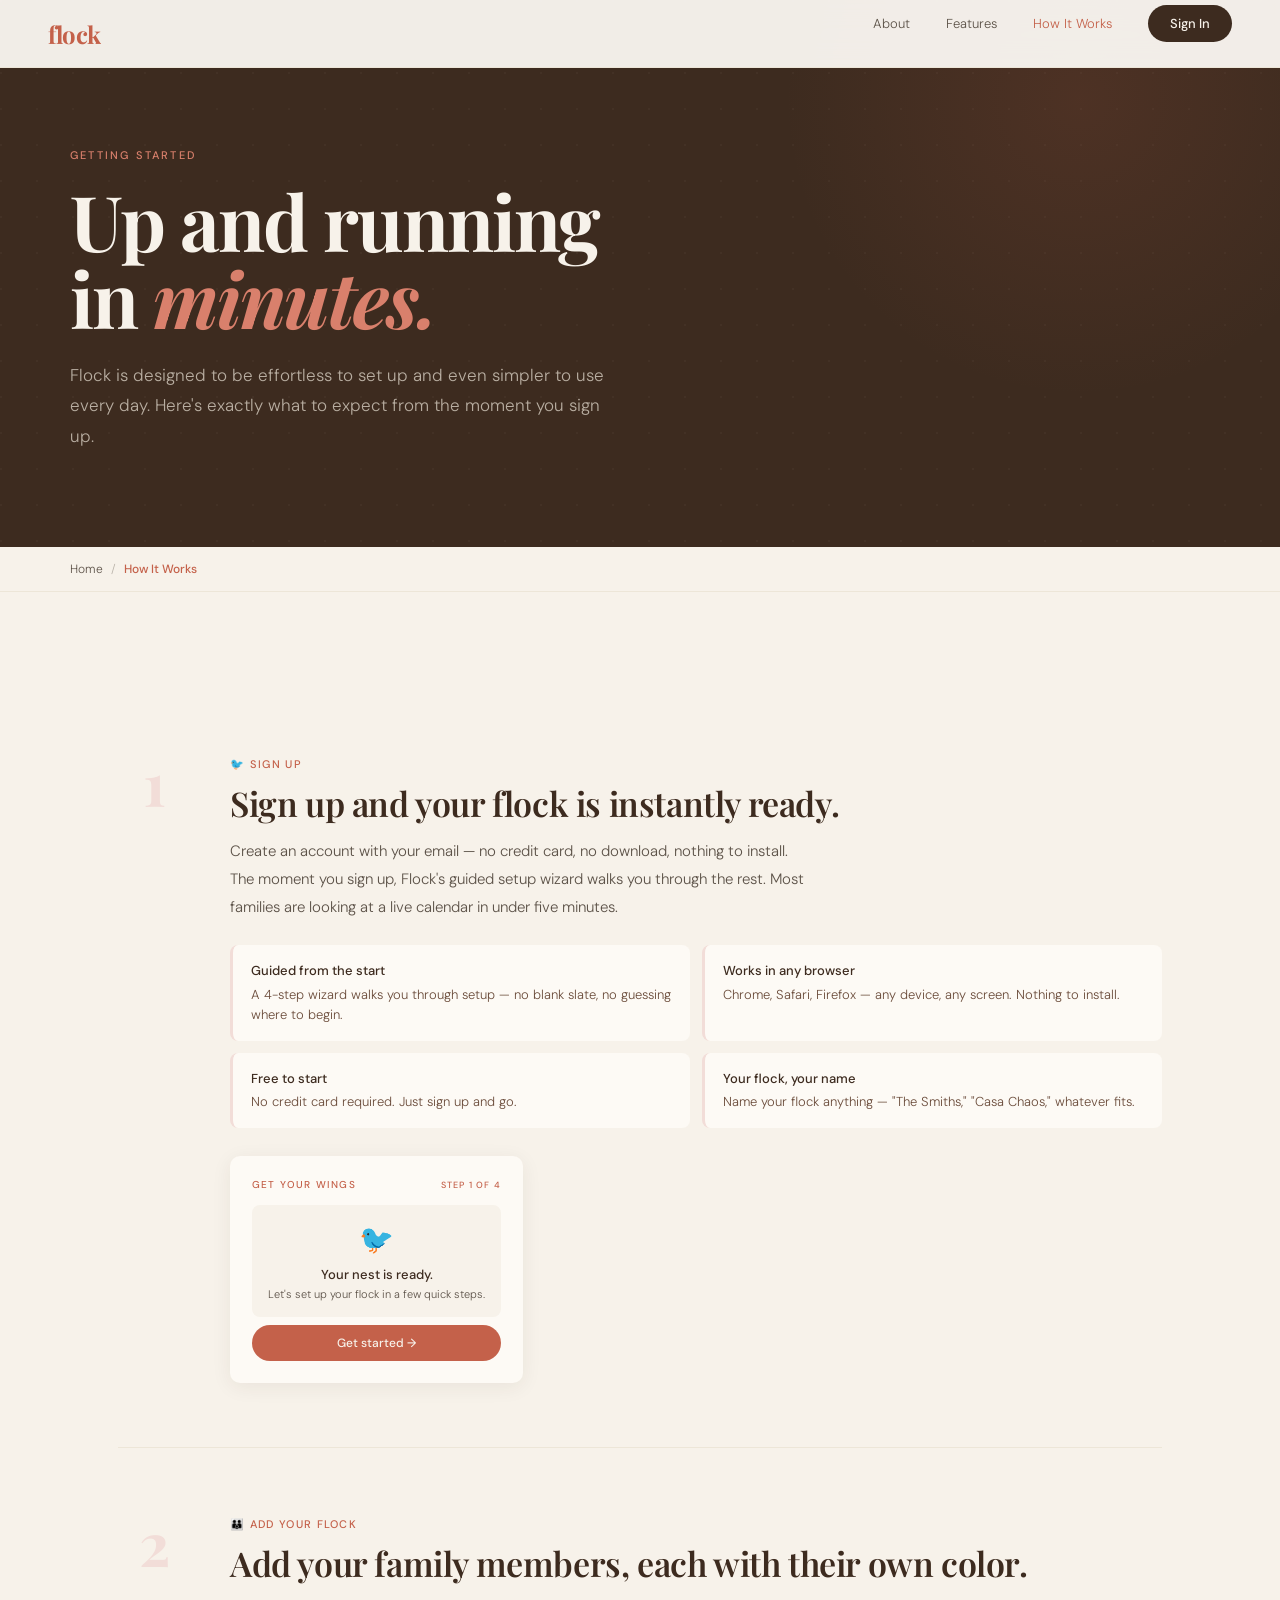
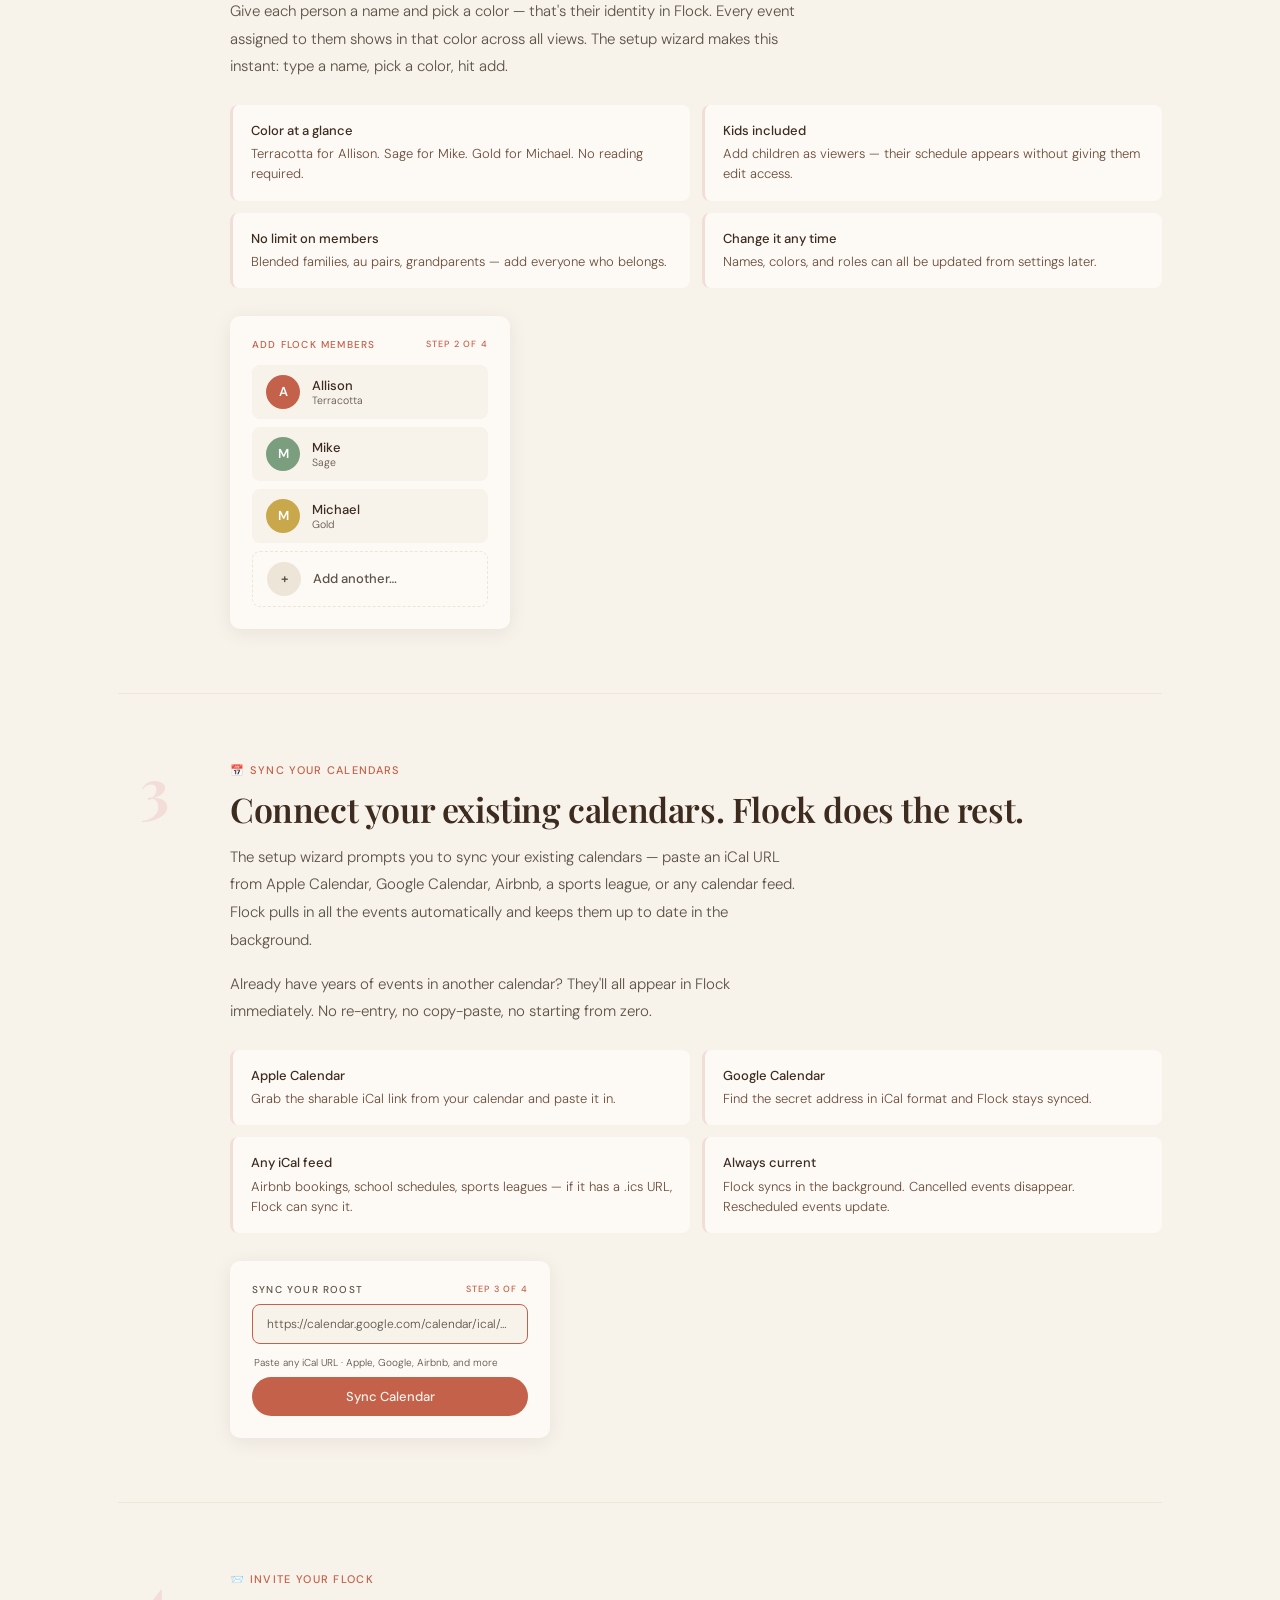
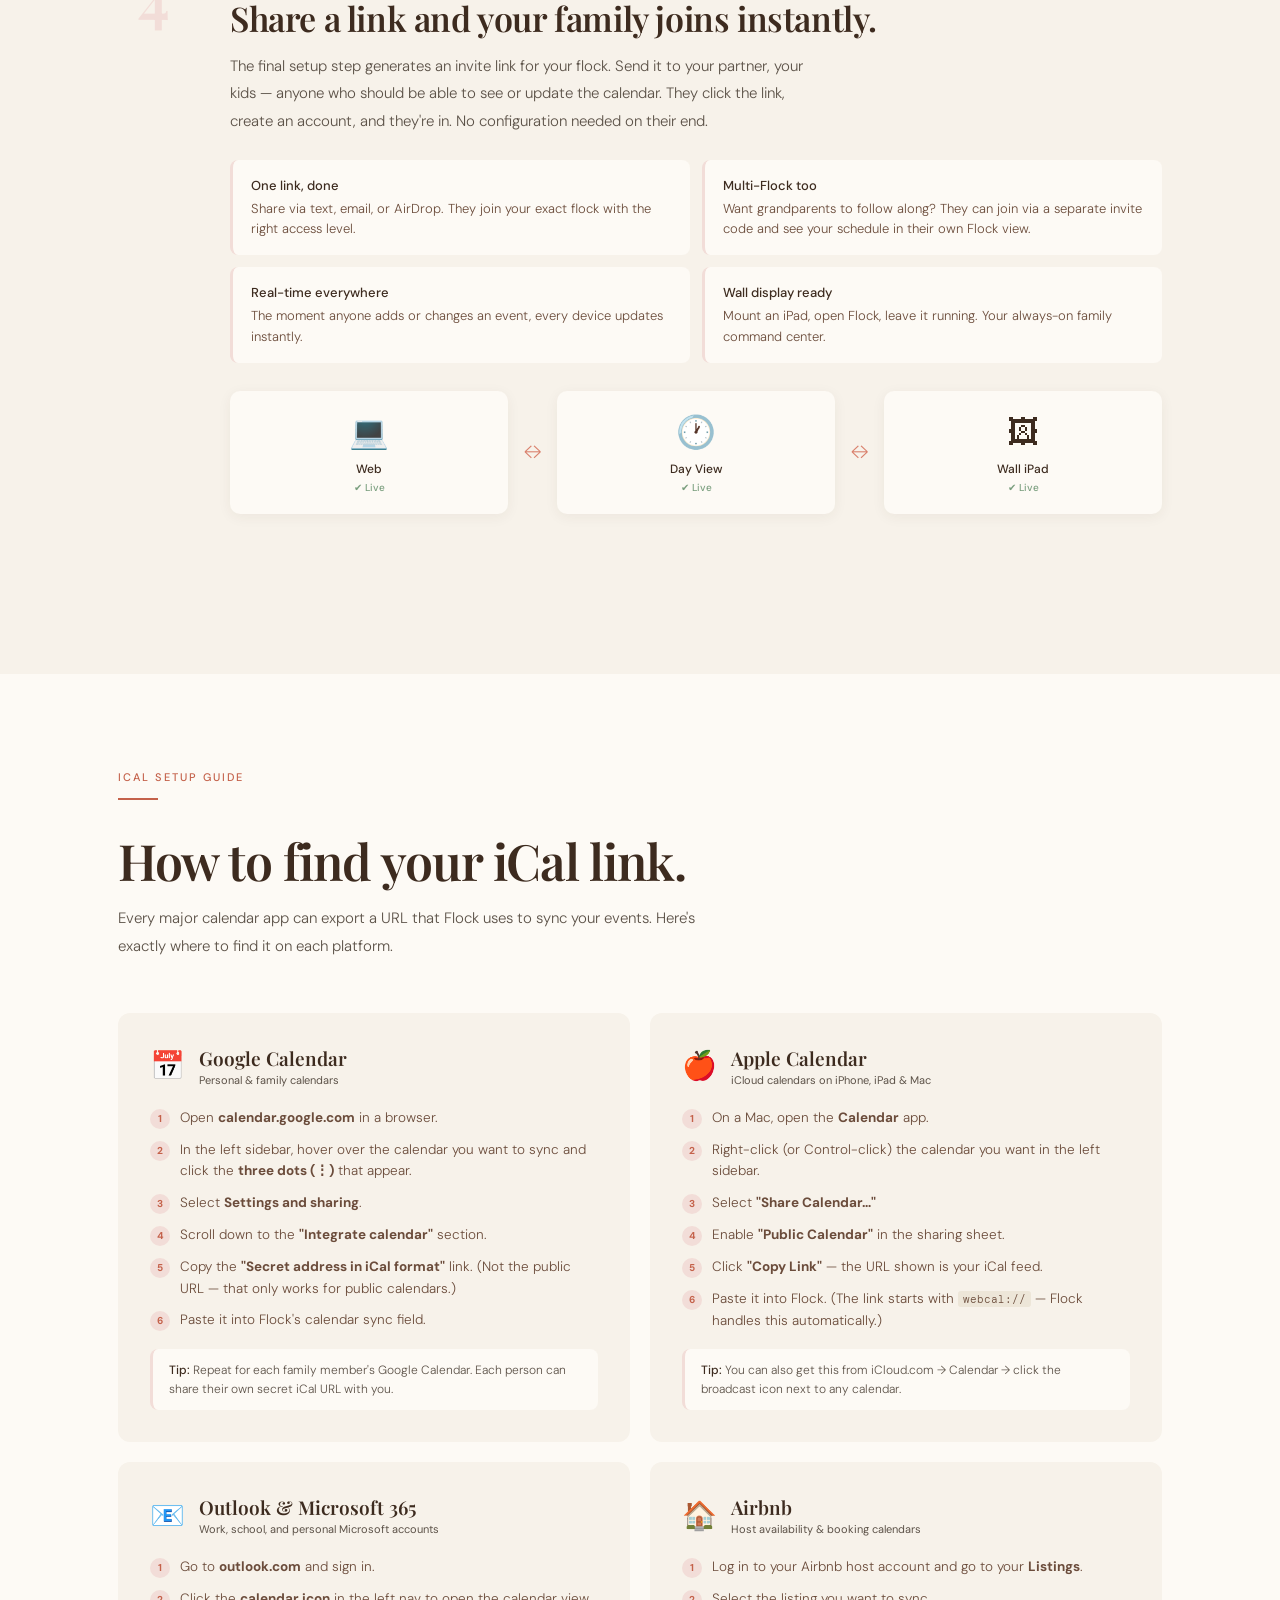
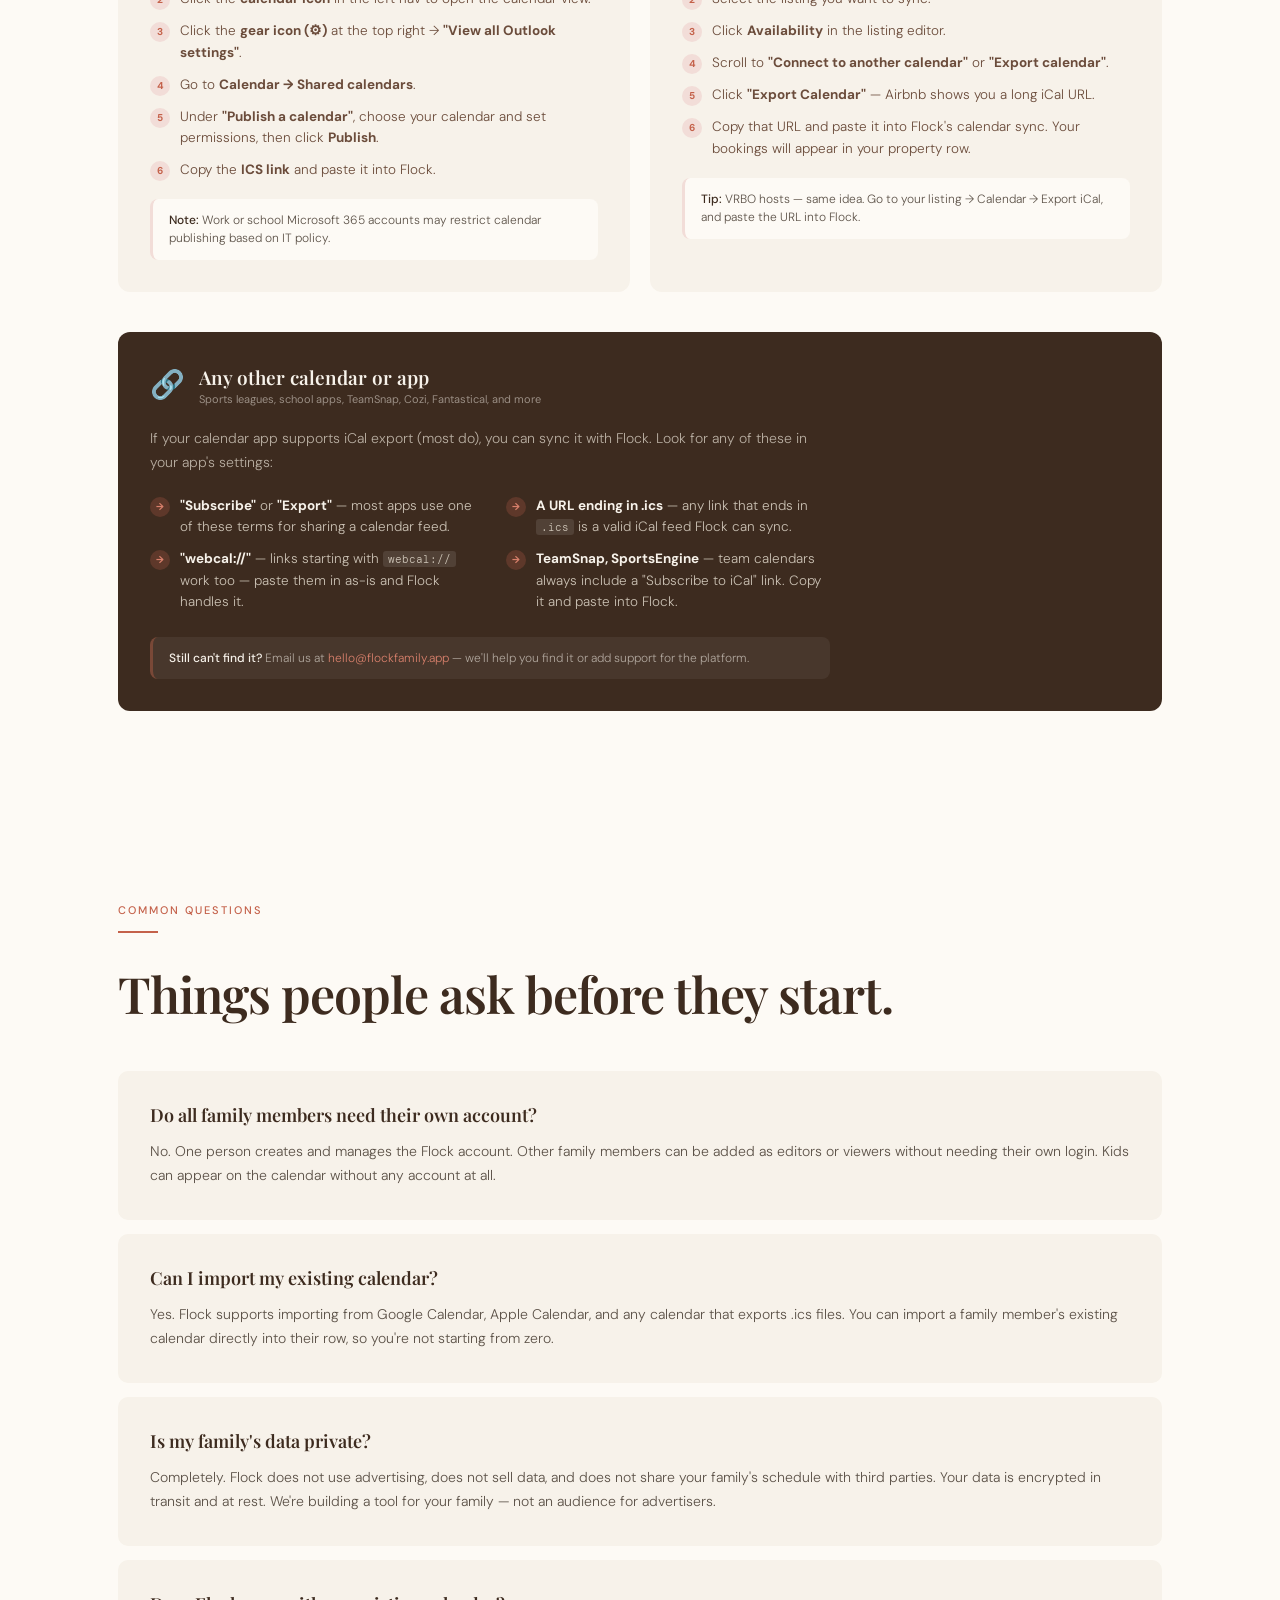
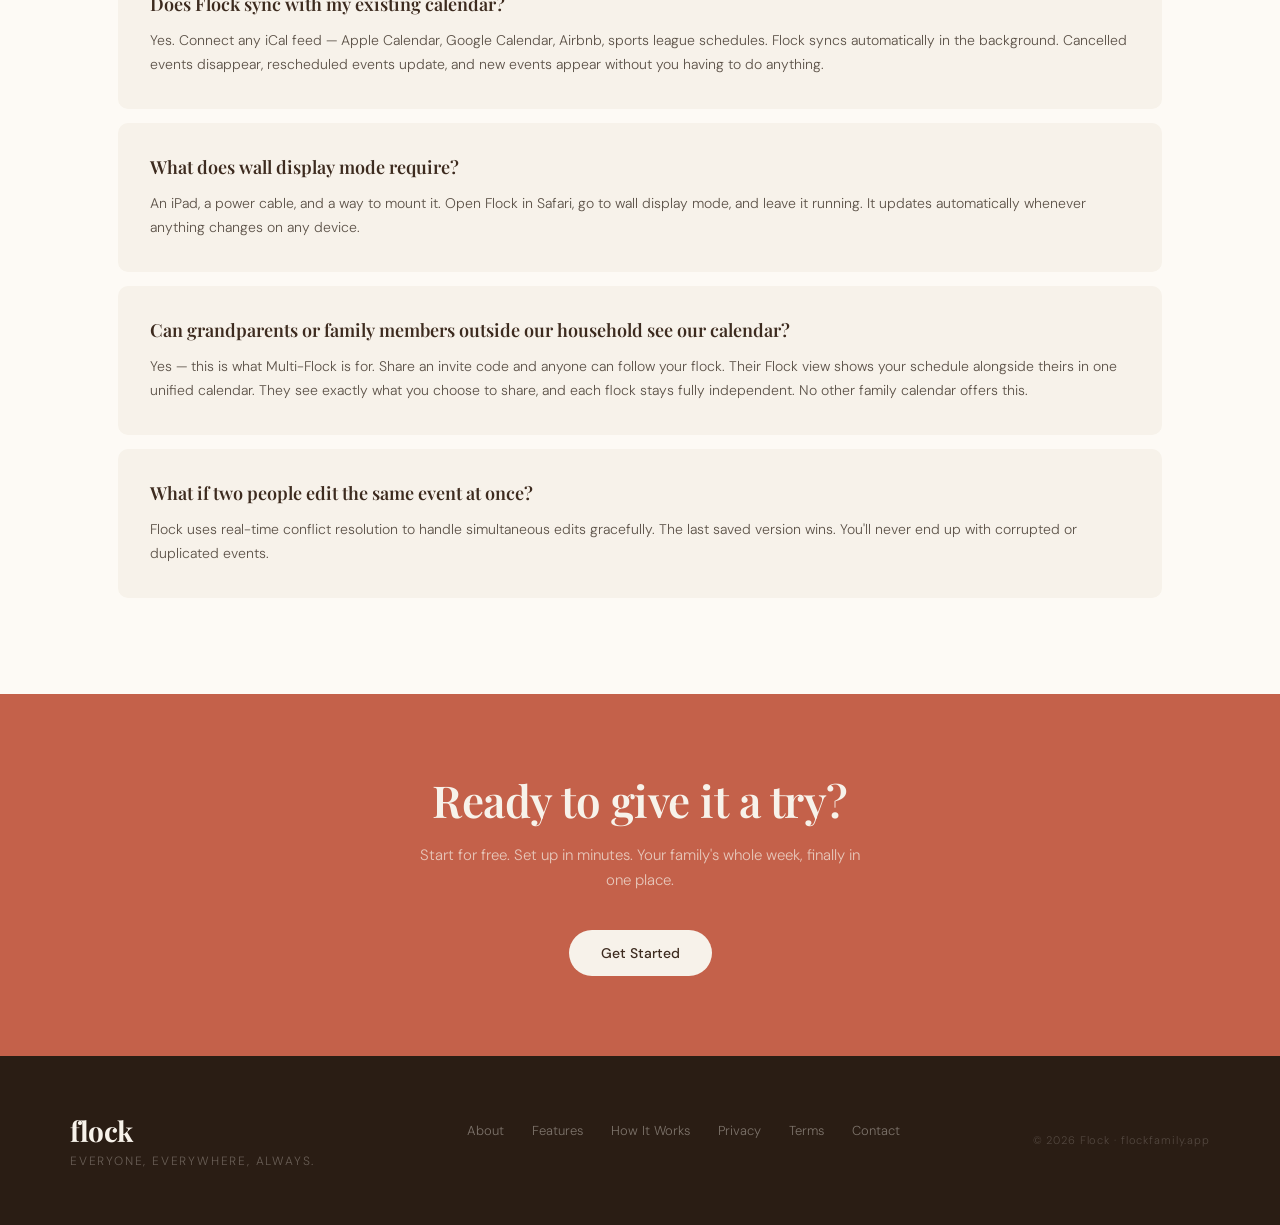
<file: how-it-works.html>
<!DOCTYPE html>
<html lang="en">
<head>
<meta charset="UTF-8">
<meta name="viewport" content="width=device-width, initial-scale=1.0">
<title>How Flock Works — Family Calendar Setup in Minutes</title>
<meta name="description" content="Get your family calendar up and running in four steps. Sign up, add members, connect your existing calendars, and invite your flock.">
<meta property="og:site_name" content="Flock Family">
<meta property="og:title" content="How Flock Works — Family Calendar Setup in Minutes">
<meta property="og:description" content="Get your family calendar up and running in four steps. Sign up, add members, connect your existing calendars, and invite your flock.">
<link rel="canonical" href="https://flockfamily.app/how-it-works.html">
<meta property="og:url" content="https://flockfamily.app/how-it-works.html">
<meta property="og:type" content="website">
<meta property="og:image" content="https://flockfamily.app/og-image.png">
<meta property="og:image:width" content="1200">
<meta property="og:image:height" content="630">
<meta name="twitter:card" content="summary_large_image">
<meta name="twitter:title" content="How Flock Works — Family Calendar Setup in Minutes">
<meta name="twitter:description" content="Get your family calendar up and running in four steps. Sign up, add members, connect your existing calendars, and invite your flock.">
<meta name="twitter:image" content="https://flockfamily.app/og-image.png">
<link href="https://fonts.googleapis.com/css2?family=Playfair+Display:ital,wght@0,400;0,600;0,700;1,400;1,600&family=DM+Sans:wght@300;400;500&family=DM+Mono:wght@400;500&display=swap" rel="stylesheet">
<link rel="stylesheet" href="/styles.css">
<style>
  section{padding:96px 0}
  .container{max-width:1140px;margin:0 auto;padding:0 48px}
  .lbl{font-size:11px;font-weight:500;letter-spacing:.18em;text-transform:uppercase;color:var(--terra);margin-bottom:14px;display:block}
  .divider{width:40px;height:2px;background:var(--terra);margin-bottom:32px}
  .h2{font-family:'Playfair Display',serif;font-size:clamp(30px,4vw,50px);font-weight:600;line-height:1.15;letter-spacing:-1px;color:var(--bark);margin-bottom:16px}
  .sub{font-size:16px;line-height:1.8;color:var(--slate);max-width:560px}
  .body-text{font-size:15px;line-height:1.85;color:var(--bark-m);margin-bottom:20px}

  .ph-glow{position:absolute;top:-200px;right:-100px;width:600px;height:600px;background:radial-gradient(circle,rgba(196,97,74,.12) 0%,transparent 70%);pointer-events:none}

  .cta-strip{background:var(--terra);padding:80px 48px;text-align:center}
  .cta-strip-t{font-family:'Playfair Display',serif;font-size:clamp(26px,4vw,44px);font-weight:600;color:var(--cream);line-height:1.2;letter-spacing:-.5px;margin-bottom:16px}
  .cta-strip-t em{font-style:italic}
  .cta-strip-b{font-size:15px;color:rgba(247,242,234,.7);max-width:440px;margin:0 auto 36px;line-height:1.7}
  .btn-cream{background:var(--cream);color:var(--bark);padding:14px 32px;border-radius:100px;font-size:14px;font-weight:500;text-decoration:none;transition:background .2s,transform .15s;display:inline-block}
  .btn-cream:hover{background:var(--white);transform:translateY(-2px)}

  .reveal{opacity:0;transform:translateY(28px);transition:opacity .7s ease,transform .7s ease}
  .reveal.visible{opacity:1;transform:none}

  @media(max-width:900px){
    .container{padding:0 24px}
    section{padding:64px 0}
    .cta-strip{padding:64px 24px}
  }

  #steps{background:var(--cream)}
  .step{display:grid;grid-template-columns:72px 1fr;gap:40px;align-items:start;padding:64px 0;border-bottom:1px solid var(--cream-d)}
  .step:last-child{border-bottom:none}
  .step-n{font-family:'Playfair Display',serif;font-size:60px;font-weight:700;color:var(--terra-p);line-height:1;text-align:center}
  .step-tag{display:inline-flex;align-items:center;gap:6px;font-size:11px;font-weight:500;letter-spacing:.12em;text-transform:uppercase;color:var(--terra);margin-bottom:12px}
  .step-t{font-family:'Playfair Display',serif;font-size:clamp(24px,3vw,34px);font-weight:600;color:var(--bark);line-height:1.2;letter-spacing:-.4px;margin-bottom:14px}
  .step-b{font-size:15px;line-height:1.85;color:var(--slate);margin-bottom:16px;max-width:580px}
  .step-tips{display:grid;grid-template-columns:1fr 1fr;gap:12px;margin-top:24px}
  .tip{background:var(--white);border-radius:8px;padding:16px 18px;font-size:13px;color:var(--bark-m);line-height:1.55;border-left:3px solid var(--terra-p)}
  .tip strong{color:var(--bark);display:block;margin-bottom:3px;font-size:13px;font-weight:500}
  .step-vis{margin-top:28px}

  /* setup card */
  .setup-card{background:var(--white);border-radius:10px;padding:22px;box-shadow:0 4px 20px rgba(61,43,31,.07);display:inline-block;min-width:280px}
  .setup-lbl{font-size:10px;font-weight:500;letter-spacing:.12em;text-transform:uppercase;color:var(--terra);margin-bottom:14px}
  .setup-members{display:flex;flex-direction:column;gap:8px}
  .sm{display:flex;align-items:center;gap:12px;padding:10px 14px;background:var(--cream);border-radius:8px}
  .sm-av{width:34px;height:34px;border-radius:50%;display:flex;align-items:center;justify-content:center;font-size:13px;color:white;font-weight:600;flex-shrink:0}
  .sm-name{font-size:13px;font-weight:500;color:var(--bark)}
  .sm-role{font-size:10.5px;color:var(--slate)}

  /* add event demo */
  .aed{background:var(--white);border-radius:10px;padding:22px;box-shadow:0 4px 20px rgba(61,43,31,.07);max-width:320px}
  .aed-lbl{font-size:10px;font-weight:500;letter-spacing:.12em;text-transform:uppercase;color:var(--slate);margin-bottom:8px}
  .aed-f{background:var(--cream);border:1px solid var(--cream-d);border-radius:8px;padding:11px 14px;font-size:13px;color:var(--bark);margin-bottom:8px;display:flex;align-items:center;gap:6px;transition:border-color .2s}
  .aed-f.on{border-color:var(--terra)}
  .cursor{width:2px;height:15px;background:var(--terra);display:inline-block;animation:blink 1s infinite}
  @keyframes blink{0%,100%{opacity:1}50%{opacity:0}}
  .aed-btn{width:100%;background:var(--terra);color:var(--cream);border:none;border-radius:100px;padding:11px;font-size:13px;font-weight:500;font-family:'DM Sans',sans-serif;cursor:pointer;margin-top:4px}

  /* sync devices */
  .sync-row{display:flex;gap:16px;align-items:center;flex-wrap:wrap}
  .sync-dev{background:var(--white);border-radius:10px;padding:20px 24px;text-align:center;flex:1;min-width:100px;box-shadow:0 3px 14px rgba(61,43,31,.06)}
  .sync-ico{font-size:32px;margin-bottom:8px}
  .sync-lbl{font-size:12px;font-weight:500;color:var(--bark);margin-bottom:4px}
  .sync-status{font-size:10px;color:var(--sage);font-weight:500}
  .sync-arr{color:var(--terra-l);font-size:18px;flex-shrink:0}

  /* ical guide */
  #ical-guide{background:var(--white)}
  .ig-intro{font-size:15px;line-height:1.85;color:var(--slate);max-width:600px;margin-top:8px}
  .ig-grid{display:grid;grid-template-columns:repeat(2,1fr);gap:20px;margin-top:52px}
  .ig-card{background:var(--cream);border-radius:12px;padding:32px}
  .ig-head{display:flex;align-items:center;gap:14px;margin-bottom:20px}
  .ig-ico{font-size:28px;flex-shrink:0}
  .ig-name{font-family:'Playfair Display',serif;font-size:19px;font-weight:600;color:var(--bark)}
  .ig-use{font-size:11px;color:var(--slate);margin-top:2px;font-weight:400}
  .ig-steps{list-style:none;padding:0;display:flex;flex-direction:column;gap:10px}
  .ig-steps li{display:flex;gap:10px;font-size:13.5px;line-height:1.6;color:var(--bark-m)}
  .ig-steps li .n{flex-shrink:0;width:20px;height:20px;border-radius:50%;background:var(--terra-p);color:var(--terra);font-size:10px;font-weight:700;display:flex;align-items:center;justify-content:center;margin-top:2px}
  .ig-tip{margin-top:18px;padding:12px 16px;background:var(--white);border-radius:8px;border-left:3px solid var(--terra-p);font-size:12px;color:var(--slate);line-height:1.55}
  .ig-tip strong{color:var(--bark);font-weight:500}
  .ig-any{background:var(--bark);border-radius:12px;padding:32px;margin-top:20px;grid-column:1/-1}
  .ig-any .ig-name{color:var(--cream)}
  .ig-any .ig-use{color:rgba(247,242,234,.5)}
  .ig-any .ig-steps li{color:rgba(237,230,216,.8)}
  .ig-any .ig-steps li .n{background:rgba(196,97,74,.25);color:var(--terra-l)}
  .ig-any .ig-tip{background:rgba(255,255,255,.06);border-color:rgba(196,97,74,.4);color:rgba(247,242,234,.6)}
  .ig-any .ig-tip strong{color:var(--cream)}
  @media(max-width:900px){.ig-grid{grid-template-columns:1fr}}

  /* faq */
  #faq{background:var(--white)}
  .faq-grid{display:grid;gap:14px;margin-top:48px}
  .faq-card{background:var(--cream);border-radius:10px;padding:32px}
  .faq-q{font-family:'Playfair Display',serif;font-size:18px;font-weight:600;color:var(--bark);margin-bottom:12px}
  .faq-a{font-size:14px;line-height:1.75;color:var(--slate)}

  @media(max-width:900px){
    .step{grid-template-columns:44px 1fr;gap:20px;padding:48px 0}
    .step-n{font-size:44px}
    .step-tips{grid-template-columns:1fr}
    .sync-row{justify-content:center}
  }
</style>
<script type="application/ld+json">
{
  "@context": "https://schema.org",
  "@type": "BreadcrumbList",
  "itemListElement": [
    {"@type": "ListItem", "position": 1, "name": "Home", "item": "https://flockfamily.app/"},
    {"@type": "ListItem", "position": 2, "name": "How It Works", "item": "https://flockfamily.app/how-it-works.html"}
  ]
}
</script>
<script type="application/ld+json">
{
  "@context": "https://schema.org",
  "@type": "FAQPage",
  "mainEntity": [
    {
      "@type": "Question",
      "name": "Do all family members need their own account?",
      "acceptedAnswer": {
        "@type": "Answer",
        "text": "No. One person creates and manages the Flock account. Other family members can be added as editors or viewers without needing their own login. Kids can appear on the calendar without any account at all."
      }
    },
    {
      "@type": "Question",
      "name": "Can I import my existing calendar?",
      "acceptedAnswer": {
        "@type": "Answer",
        "text": "Yes. Flock supports importing from Google Calendar, Apple Calendar, and any calendar that exports .ics files. You can import a family member's existing calendar directly into their row, so you're not starting from zero."
      }
    },
    {
      "@type": "Question",
      "name": "Is my family's data private?",
      "acceptedAnswer": {
        "@type": "Answer",
        "text": "Completely. Flock does not use advertising, does not sell data, and does not share your family's schedule with third parties. Your data is encrypted in transit and at rest. We're building a tool for your family — not an audience for advertisers."
      }
    },
    {
      "@type": "Question",
      "name": "Does Flock sync with my existing calendar?",
      "acceptedAnswer": {
        "@type": "Answer",
        "text": "Yes. Connect any iCal feed — Apple Calendar, Google Calendar, Airbnb, sports league schedules. Flock syncs automatically in the background. Cancelled events disappear, rescheduled events update, and new events appear without you having to do anything."
      }
    },
    {
      "@type": "Question",
      "name": "What does wall display mode require?",
      "acceptedAnswer": {
        "@type": "Answer",
        "text": "An iPad, a power cable, and a way to mount it. Open Flock in Safari, go to wall display mode, and leave it running. It updates automatically whenever anything changes on any device."
      }
    },
    {
      "@type": "Question",
      "name": "Can grandparents or family members outside our household see our calendar?",
      "acceptedAnswer": {
        "@type": "Answer",
        "text": "Yes — this is what Multi-Flock is for. Share an invite code and anyone can follow your flock. Their Flock view shows your schedule alongside theirs in one unified calendar. They see exactly what you choose to share, and each flock stays fully independent. No other family calendar offers this."
      }
    },
    {
      "@type": "Question",
      "name": "What if two people edit the same event at once?",
      "acceptedAnswer": {
        "@type": "Answer",
        "text": "Flock uses real-time conflict resolution to handle simultaneous edits gracefully. The last saved version wins. You'll never end up with corrupted or duplicated events."
      }
    }
  ]
}
</script>
</head>
<body>
<nav>
  <a href="/" class="nav-logo">flock</a>
  <ul class="nav-links" id="navLinks">
    <li><a href="/about.html">About</a></li>
    <li><a href="/features.html">Features</a></li>
    <li><a href="/how-it-works.html" class="active">How It Works</a></li>
    <li><a href="https://app.flockfamily.app" class="nav-signin">Sign In</a></li>
  </ul>
  <button class="nav-mobile-toggle" id="menuToggle" aria-label="Menu">
    <svg width="22" height="22" viewBox="0 0 22 22" fill="none">
      <rect y="4" width="22" height="2" rx="1" fill="#3D2B1F"/>
      <rect y="10" width="22" height="2" rx="1" fill="#3D2B1F"/>
      <rect y="16" width="22" height="2" rx="1" fill="#3D2B1F"/>
    </svg>
  </button>
</nav>
<main>
<div class="page-hero">
  <div class="ph-dots"></div><div class="ph-glow"></div>
  <div class="ph-inner">
    <span class="ph-eye">Getting Started</span>
    <h1 class="ph-title">Up and running<br>in <em>minutes.</em></h1>
    <p class="ph-body">Flock is designed to be effortless to set up and even simpler to use every day. Here's exactly what to expect from the moment you sign up.</p>
  </div>
</div>
<div class="breadcrumb"><div class="bc-inner"><a href="/">Home</a><span class="bc-sep">/</span><span class="bc-cur">How It Works</span></div></div>

<section id="steps">
  <div class="container">

    <div class="step reveal">
      <div class="step-n">1</div>
      <div>
        <span class="step-tag">&#x1F426; Sign up</span>
        <h2 class="step-t">Sign up and your flock is instantly ready.</h2>
        <p class="step-b">Create an account with your email — no credit card, no download, nothing to install. The moment you sign up, Flock's guided setup wizard walks you through the rest. Most families are looking at a live calendar in under five minutes.</p>
        <div class="step-tips">
          <div class="tip"><strong>Guided from the start</strong>A 4-step wizard walks you through setup — no blank slate, no guessing where to begin.</div>
          <div class="tip"><strong>Works in any browser</strong>Chrome, Safari, Firefox — any device, any screen. Nothing to install.</div>
          <div class="tip"><strong>Free to start</strong>No credit card required. Just sign up and go.</div>
          <div class="tip"><strong>Your flock, your name</strong>Name your flock anything — "The Smiths," "Casa Chaos," whatever fits.</div>
        </div>
        <div class="step-vis">
          <div class="setup-card">
            <div class="setup-lbl" style="display:flex;align-items:center;justify-content:space-between;">
              <span>Get Your Wings</span>
              <span style="font-size:9px;color:var(--terra);font-weight:500;">Step 1 of 4</span>
            </div>
            <div style="background:var(--cream);border-radius:8px;padding:16px;text-align:center;margin-bottom:8px;">
              <div style="font-size:28px;margin-bottom:8px;">🐦</div>
              <div style="font-size:13px;font-weight:500;color:var(--bark);margin-bottom:4px;">Your nest is ready.</div>
              <div style="font-size:11px;color:var(--slate);">Let's set up your flock in a few quick steps.</div>
            </div>
            <div style="width:100%;background:var(--terra);color:var(--cream);border-radius:100px;padding:10px;font-size:12px;font-weight:500;text-align:center;">Get started →</div>
          </div>
        </div>
      </div>
    </div>

    <div class="step reveal">
      <div class="step-n">2</div>
      <div>
        <span class="step-tag">&#x1F46A; Add your flock</span>
        <h2 class="step-t">Add your family members, each with their own color.</h2>
        <p class="step-b">Give each person a name and pick a color — that's their identity in Flock. Every event assigned to them shows in that color across all views. The setup wizard makes this instant: type a name, pick a color, hit add.</p>
        <div class="step-tips">
          <div class="tip"><strong>Color at a glance</strong>Terracotta for Allison. Sage for Mike. Gold for Michael. No reading required.</div>
          <div class="tip"><strong>Kids included</strong>Add children as viewers — their schedule appears without giving them edit access.</div>
          <div class="tip"><strong>No limit on members</strong>Blended families, au pairs, grandparents — add everyone who belongs.</div>
          <div class="tip"><strong>Change it any time</strong>Names, colors, and roles can all be updated from settings later.</div>
        </div>
        <div class="step-vis">
          <div class="setup-card">
            <div class="setup-lbl" style="display:flex;align-items:center;justify-content:space-between;">
              <span>Add Flock Members</span>
              <span style="font-size:9px;color:var(--terra);font-weight:500;">Step 2 of 4</span>
            </div>
            <div class="setup-members">
              <div class="sm"><div class="sm-av" style="background:#C4614A;">A</div><div><div class="sm-name">Allison</div><div class="sm-role">Terracotta</div></div></div>
              <div class="sm"><div class="sm-av" style="background:#7A9E7E;">M</div><div><div class="sm-name">Mike</div><div class="sm-role">Sage</div></div></div>
              <div class="sm"><div class="sm-av" style="background:#C9A84C;">M</div><div><div class="sm-name">Michael</div><div class="sm-role">Gold</div></div></div>
              <div class="sm" style="border:1.5px dashed var(--cream-d);background:transparent;"><div class="sm-av" style="background:var(--cream-d);color:var(--slate);">+</div><div><div class="sm-name" style="color:var(--slate);">Add another…</div></div></div>
            </div>
          </div>
        </div>
      </div>
    </div>

    <div class="step reveal">
      <div class="step-n">3</div>
      <div>
        <span class="step-tag">&#x1F4C5; Sync your calendars</span>
        <h2 class="step-t">Connect your existing calendars. Flock does the rest.</h2>
        <p class="step-b">The setup wizard prompts you to sync your existing calendars — paste an iCal URL from Apple Calendar, Google Calendar, Airbnb, a sports league, or any calendar feed. Flock pulls in all the events automatically and keeps them up to date in the background.</p>
        <p class="step-b">Already have years of events in another calendar? They'll all appear in Flock immediately. No re-entry, no copy-paste, no starting from zero.</p>
        <div class="step-tips">
          <div class="tip"><strong>Apple Calendar</strong>Grab the sharable iCal link from your calendar and paste it in.</div>
          <div class="tip"><strong>Google Calendar</strong>Find the secret address in iCal format and Flock stays synced.</div>
          <div class="tip"><strong>Any iCal feed</strong>Airbnb bookings, school schedules, sports leagues — if it has a .ics URL, Flock can sync it.</div>
          <div class="tip"><strong>Always current</strong>Flock syncs in the background. Cancelled events disappear. Rescheduled events update.</div>
        </div>
        <div class="step-vis">
          <div class="aed">
            <div class="aed-lbl" style="display:flex;align-items:center;justify-content:space-between;">
              <span>Sync Your Roost</span>
              <span style="font-size:9px;color:var(--terra);font-weight:500;">Step 3 of 4</span>
            </div>
            <div class="aed-f on" style="font-size:12px;color:var(--slate);">https://calendar.google.com/calendar/ical/…<span class="cursor"></span></div>
            <div style="font-size:10px;color:var(--slate);padding:4px 2px;">Paste any iCal URL · Apple, Google, Airbnb, and more</div>
            <button class="aed-btn">Sync Calendar</button>
          </div>
        </div>
      </div>
    </div>

    <div class="step reveal">
      <div class="step-n">4</div>
      <div>
        <span class="step-tag">&#x1F4E8; Invite your flock</span>
        <h2 class="step-t">Share a link and your family joins instantly.</h2>
        <p class="step-b">The final setup step generates an invite link for your flock. Send it to your partner, your kids — anyone who should be able to see or update the calendar. They click the link, create an account, and they're in. No configuration needed on their end.</p>
        <div class="step-tips">
          <div class="tip"><strong>One link, done</strong>Share via text, email, or AirDrop. They join your exact flock with the right access level.</div>
          <div class="tip"><strong>Multi-Flock too</strong>Want grandparents to follow along? They can join via a separate invite code and see your schedule in their own Flock view.</div>
          <div class="tip"><strong>Real-time everywhere</strong>The moment anyone adds or changes an event, every device updates instantly.</div>
          <div class="tip"><strong>Wall display ready</strong>Mount an iPad, open Flock, leave it running. Your always-on family command center.</div>
        </div>
        <div class="step-vis">
          <div class="sync-row">
            <div class="sync-dev"><div class="sync-ico">&#x1F4BB;</div><div class="sync-lbl">Web</div><div class="sync-status">&#x2714; Live</div></div>
            <div class="sync-arr">&#x2194;</div>
            <div class="sync-dev"><div class="sync-ico">🕐</div><div class="sync-lbl">Day View</div><div class="sync-status">&#x2714; Live</div></div>
            <div class="sync-arr">&#x2194;</div>
            <div class="sync-dev"><div class="sync-ico">&#x1F5BC;</div><div class="sync-lbl">Wall iPad</div><div class="sync-status">&#x2714; Live</div></div>
          </div>
        </div>
      </div>
    </div>

  </div>
</section>

<section id="ical-guide">
  <div class="container">
    <div class="reveal">
      <span class="lbl">iCal Setup Guide</span>
      <div class="divider"></div>
      <h2 class="h2">How to find your iCal link.</h2>
      <p class="ig-intro">Every major calendar app can export a URL that Flock uses to sync your events. Here's exactly where to find it on each platform.</p>
    </div>
    <div class="ig-grid">

      <!-- Google Calendar -->
      <div class="ig-card reveal">
        <div class="ig-head">
          <div class="ig-ico">📅</div>
          <div><div class="ig-name">Google Calendar</div><div class="ig-use">Personal &amp; family calendars</div></div>
        </div>
        <ol class="ig-steps">
          <li><span class="n">1</span><span>Open <strong>calendar.google.com</strong> in a browser.</span></li>
          <li><span class="n">2</span><span>In the left sidebar, hover over the calendar you want to sync and click the <strong>three dots (⋮)</strong> that appear.</span></li>
          <li><span class="n">3</span><span>Select <strong>Settings and sharing</strong>.</span></li>
          <li><span class="n">4</span><span>Scroll down to the <strong>"Integrate calendar"</strong> section.</span></li>
          <li><span class="n">5</span><span>Copy the <strong>"Secret address in iCal format"</strong> link. (Not the public URL — that only works for public calendars.)</span></li>
          <li><span class="n">6</span><span>Paste it into Flock's calendar sync field.</span></li>
        </ol>
        <div class="ig-tip"><strong>Tip:</strong> Repeat for each family member's Google Calendar. Each person can share their own secret iCal URL with you.</div>
      </div>

      <!-- Apple Calendar / iCloud -->
      <div class="ig-card reveal">
        <div class="ig-head">
          <div class="ig-ico">🍎</div>
          <div><div class="ig-name">Apple Calendar</div><div class="ig-use">iCloud calendars on iPhone, iPad &amp; Mac</div></div>
        </div>
        <ol class="ig-steps">
          <li><span class="n">1</span><span>On a Mac, open the <strong>Calendar</strong> app.</span></li>
          <li><span class="n">2</span><span>Right-click (or Control-click) the calendar you want in the left sidebar.</span></li>
          <li><span class="n">3</span><span>Select <strong>"Share Calendar…"</strong></span></li>
          <li><span class="n">4</span><span>Enable <strong>"Public Calendar"</strong> in the sharing sheet.</span></li>
          <li><span class="n">5</span><span>Click <strong>"Copy Link"</strong> — the URL shown is your iCal feed.</span></li>
          <li><span class="n">6</span><span>Paste it into Flock. (The link starts with <code style="font-family:'DM Mono',monospace;font-size:11px;background:var(--cream-d);padding:1px 5px;border-radius:3px;">webcal://</code> — Flock handles this automatically.)</span></li>
        </ol>
        <div class="ig-tip"><strong>Tip:</strong> You can also get this from iCloud.com → Calendar → click the broadcast icon next to any calendar.</div>
      </div>

      <!-- Outlook -->
      <div class="ig-card reveal">
        <div class="ig-head">
          <div class="ig-ico">📧</div>
          <div><div class="ig-name">Outlook &amp; Microsoft 365</div><div class="ig-use">Work, school, and personal Microsoft accounts</div></div>
        </div>
        <ol class="ig-steps">
          <li><span class="n">1</span><span>Go to <strong>outlook.com</strong> and sign in.</span></li>
          <li><span class="n">2</span><span>Click the <strong>calendar icon</strong> in the left nav to open the calendar view.</span></li>
          <li><span class="n">3</span><span>Click the <strong>gear icon (⚙)</strong> at the top right → <strong>"View all Outlook settings"</strong>.</span></li>
          <li><span class="n">4</span><span>Go to <strong>Calendar → Shared calendars</strong>.</span></li>
          <li><span class="n">5</span><span>Under <strong>"Publish a calendar"</strong>, choose your calendar and set permissions, then click <strong>Publish</strong>.</span></li>
          <li><span class="n">6</span><span>Copy the <strong>ICS link</strong> and paste it into Flock.</span></li>
        </ol>
        <div class="ig-tip"><strong>Note:</strong> Work or school Microsoft 365 accounts may restrict calendar publishing based on IT policy.</div>
      </div>

      <!-- Airbnb -->
      <div class="ig-card reveal">
        <div class="ig-head">
          <div class="ig-ico">🏠</div>
          <div><div class="ig-name">Airbnb</div><div class="ig-use">Host availability &amp; booking calendars</div></div>
        </div>
        <ol class="ig-steps">
          <li><span class="n">1</span><span>Log in to your Airbnb host account and go to your <strong>Listings</strong>.</span></li>
          <li><span class="n">2</span><span>Select the listing you want to sync.</span></li>
          <li><span class="n">3</span><span>Click <strong>Availability</strong> in the listing editor.</span></li>
          <li><span class="n">4</span><span>Scroll to <strong>"Connect to another calendar"</strong> or <strong>"Export calendar"</strong>.</span></li>
          <li><span class="n">5</span><span>Click <strong>"Export Calendar"</strong> — Airbnb shows you a long iCal URL.</span></li>
          <li><span class="n">6</span><span>Copy that URL and paste it into Flock's calendar sync. Your bookings will appear in your property row.</span></li>
        </ol>
        <div class="ig-tip"><strong>Tip:</strong> VRBO hosts — same idea. Go to your listing → Calendar → Export iCal, and paste the URL into Flock.</div>
      </div>

      <!-- Any other calendar -->
      <div class="ig-any reveal">
        <div class="ig-head">
          <div class="ig-ico">🔗</div>
          <div><div class="ig-name">Any other calendar or app</div><div class="ig-use">Sports leagues, school apps, TeamSnap, Cozi, Fantastical, and more</div></div>
        </div>
        <p style="font-size:14px;color:rgba(237,230,216,.7);line-height:1.75;margin-bottom:20px;max-width:680px;">If your calendar app supports iCal export (most do), you can sync it with Flock. Look for any of these in your app's settings:</p>
        <ol class="ig-steps" style="display:grid;grid-template-columns:repeat(2,1fr);gap:10px 32px;max-width:680px">
          <li><span class="n">→</span><span><strong style="color:var(--cream);">"Subscribe"</strong> or <strong style="color:var(--cream);">"Export"</strong> — most apps use one of these terms for sharing a calendar feed.</span></li>
          <li><span class="n">→</span><span><strong style="color:var(--cream);">A URL ending in .ics</strong> — any link that ends in <code style="font-family:'DM Mono',monospace;font-size:11px;background:rgba(255,255,255,.1);padding:1px 5px;border-radius:3px;">.ics</code> is a valid iCal feed Flock can sync.</span></li>
          <li><span class="n">→</span><span><strong style="color:var(--cream);">"webcal://"</strong> — links starting with <code style="font-family:'DM Mono',monospace;font-size:11px;background:rgba(255,255,255,.1);padding:1px 5px;border-radius:3px;">webcal://</code> work too — paste them in as-is and Flock handles it.</span></li>
          <li><span class="n">→</span><span><strong style="color:var(--cream);">TeamSnap, SportsEngine</strong> — team calendars always include a "Subscribe to iCal" link. Copy it and paste into Flock.</span></li>
        </ol>
        <div class="ig-tip" style="max-width:680px;margin-top:24px"><strong>Still can't find it?</strong> Email us at <a href="mailto:hello@flockfamily.app" style="color:var(--terra-l);">hello@flockfamily.app</a> — we'll help you find it or add support for the platform.</div>
      </div>

    </div>
  </div>
</section>

<section id="faq">
  <div class="container">
    <div class="reveal"><span class="lbl">Common Questions</span><div class="divider"></div><h2 class="h2">Things people ask before they start.</h2></div>
    <div class="faq-grid">
      <div class="faq-card reveal"><div class="faq-q">Do all family members need their own account?</div><p class="faq-a">No. One person creates and manages the Flock account. Other family members can be added as editors or viewers without needing their own login. Kids can appear on the calendar without any account at all.</p></div>
      <div class="faq-card reveal"><div class="faq-q">Can I import my existing calendar?</div><p class="faq-a">Yes. Flock supports importing from Google Calendar, Apple Calendar, and any calendar that exports .ics files. You can import a family member's existing calendar directly into their row, so you're not starting from zero.</p></div>
      <div class="faq-card reveal"><div class="faq-q">Is my family's data private?</div><p class="faq-a">Completely. Flock does not use advertising, does not sell data, and does not share your family's schedule with third parties. Your data is encrypted in transit and at rest. We're building a tool for your family — not an audience for advertisers.</p></div>
      <div class="faq-card reveal"><div class="faq-q">Does Flock sync with my existing calendar?</div><p class="faq-a">Yes. Connect any iCal feed — Apple Calendar, Google Calendar, Airbnb, sports league schedules. Flock syncs automatically in the background. Cancelled events disappear, rescheduled events update, and new events appear without you having to do anything.</p></div>
      <div class="faq-card reveal"><div class="faq-q">What does wall display mode require?</div><p class="faq-a">An iPad, a power cable, and a way to mount it. Open Flock in Safari, go to wall display mode, and leave it running. It updates automatically whenever anything changes on any device.</p></div>
      <div class="faq-card reveal"><div class="faq-q">Can grandparents or family members outside our household see our calendar?</div><p class="faq-a">Yes — this is what Multi-Flock is for. Share an invite code and anyone can follow your flock. Their Flock view shows your schedule alongside theirs in one unified calendar. They see exactly what you choose to share, and each flock stays fully independent. No other family calendar offers this.</p></div>
      <div class="faq-card reveal"><div class="faq-q">What if two people edit the same event at once?</div><p class="faq-a">Flock uses real-time conflict resolution to handle simultaneous edits gracefully. The last saved version wins. You'll never end up with corrupted or duplicated events.</p></div>
    </div>
  </div>
</section>

<div class="cta-strip">
  <h2 class="cta-strip-t">Ready to give it a try?</h2>
  <p class="cta-strip-b">Start for free. Set up in minutes. Your family's whole week, finally in one place.</p>
  <a href="https://app.flockfamily.app/signup" class="btn-cream">Get Started</a>
</div>
</main>

<footer>
  <div class="footer-inner">
    <div>
      <div class="footer-logo">flock</div>
      <div class="footer-tagline">Everyone, everywhere, always.</div>
    </div>
    <ul class="footer-links">
      <li><a href="/about.html">About</a></li>
      <li><a href="/features.html">Features</a></li>
      <li><a href="/how-it-works.html">How It Works</a></li>
      <li><a href="/privacy.html">Privacy</a></li>
      <li><a href="/terms.html">Terms</a></li>
      <li><a href="mailto:hello@flockfamily.app">Contact</a></li>
    </ul>
    <div class="footer-copy">&copy; 2026 Flock &middot; flockfamily.app</div>
  </div>
</footer>
<script>
  document.querySelectorAll('.reveal').forEach(el => {
    new IntersectionObserver(([e], o) => {
      if (e.isIntersecting) { e.target.classList.add('visible'); o.unobserve(e.target); }
    }, { threshold: 0.08 }).observe(el);
  });
  document.getElementById('menuToggle').addEventListener('click', () =>
    document.getElementById('navLinks').classList.toggle('open'));
</script>
</body>
</html>
</file>
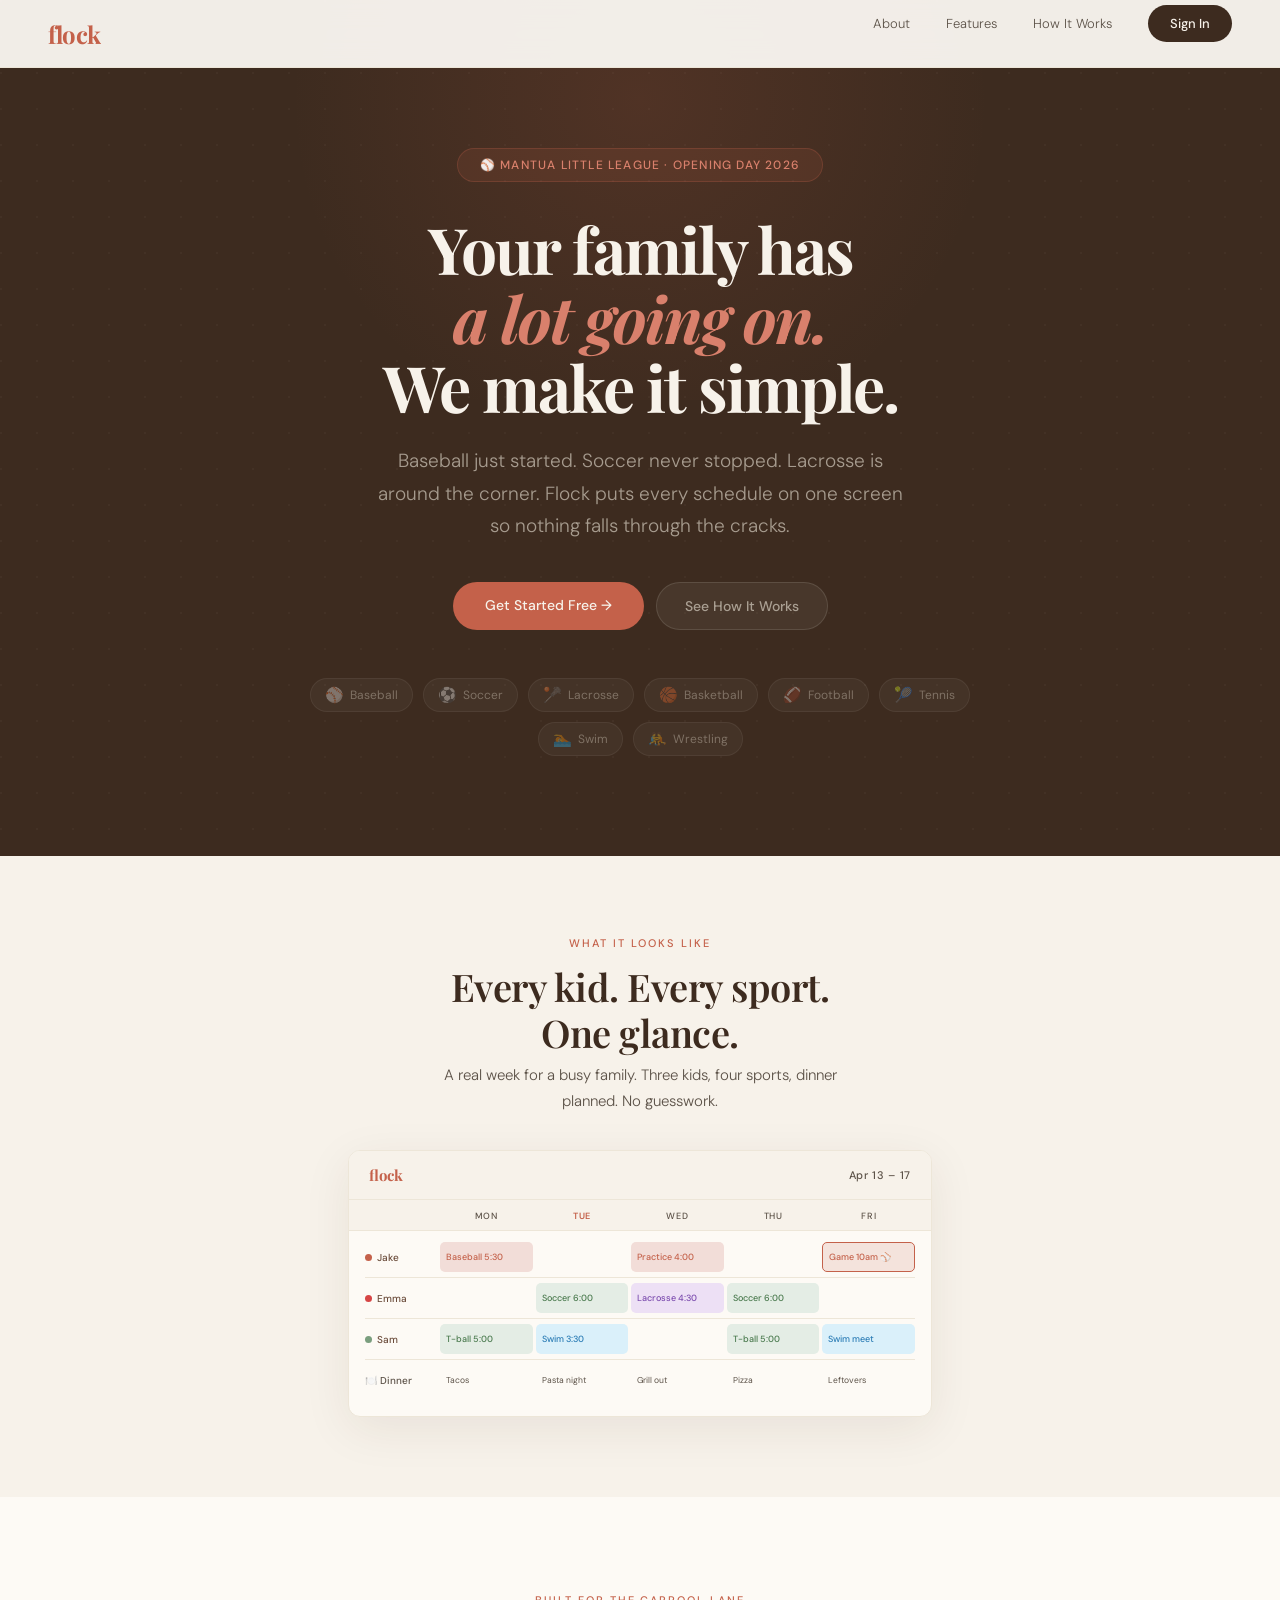
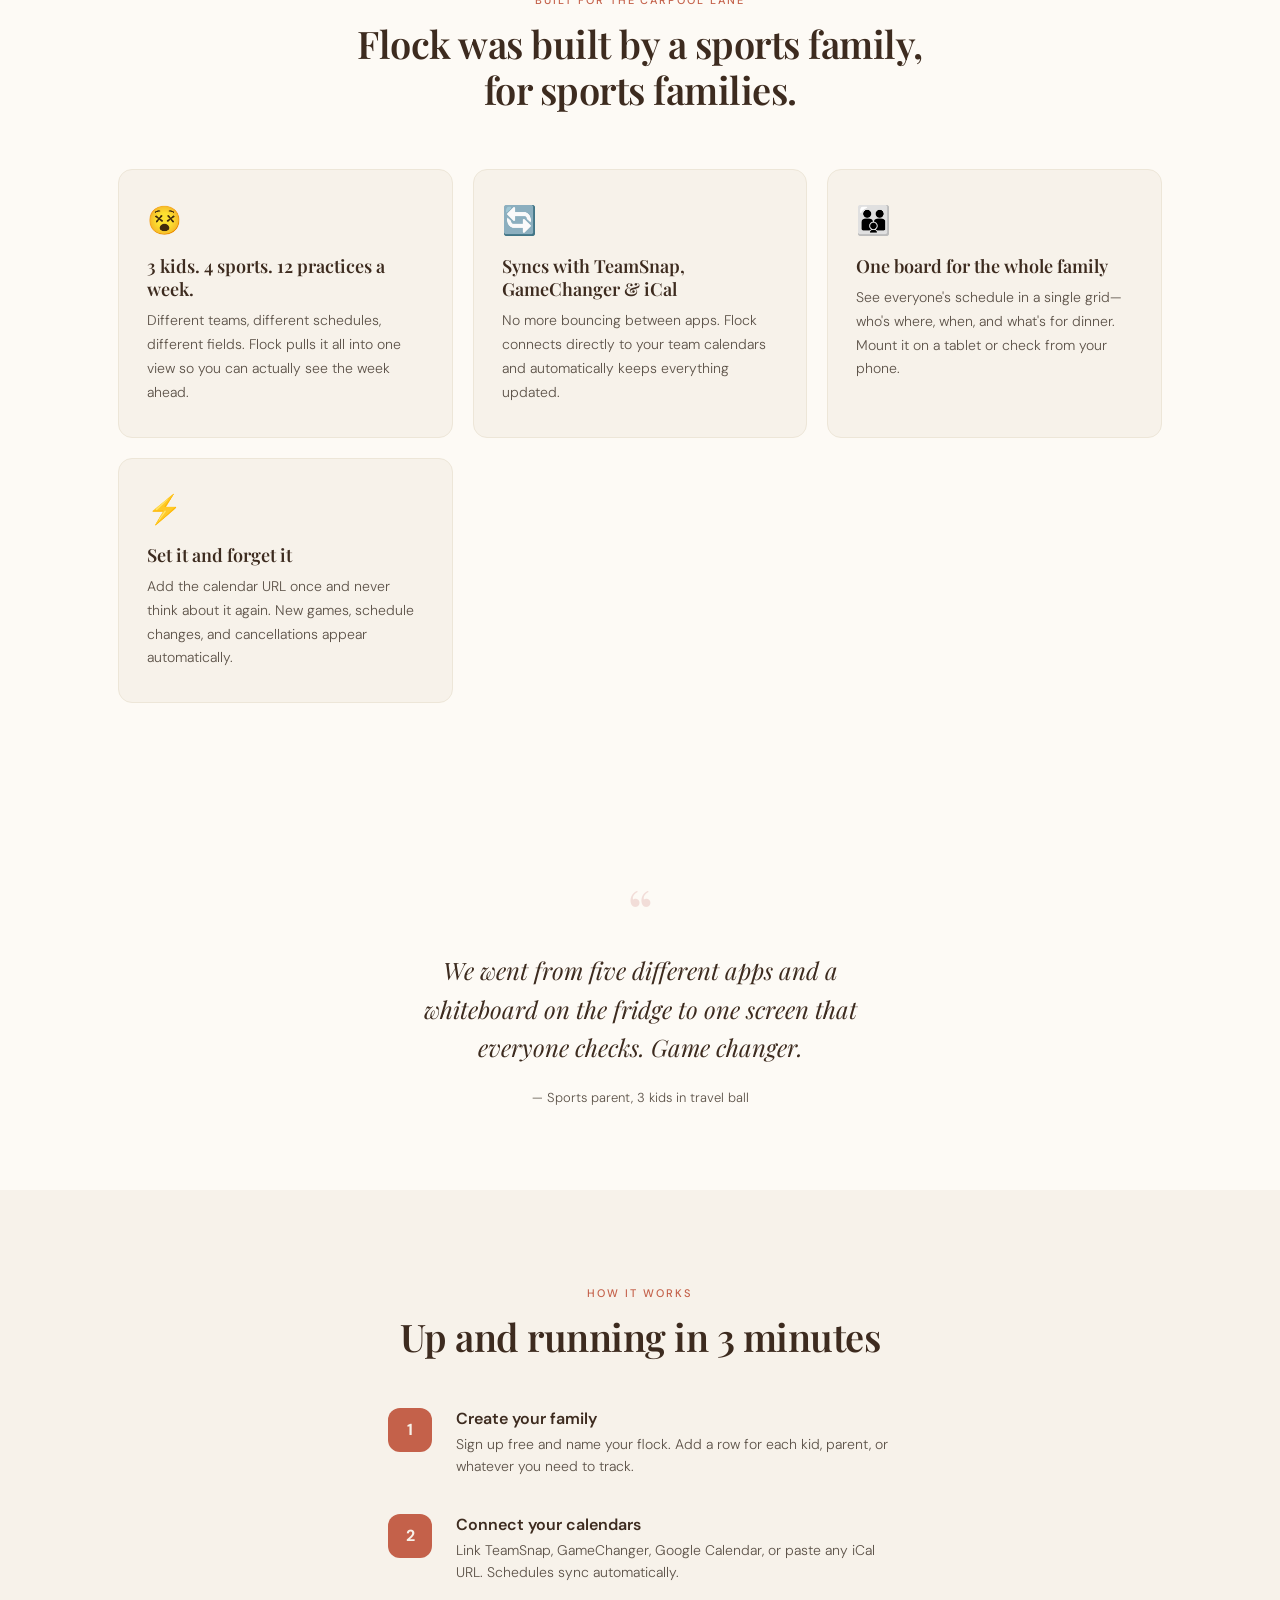
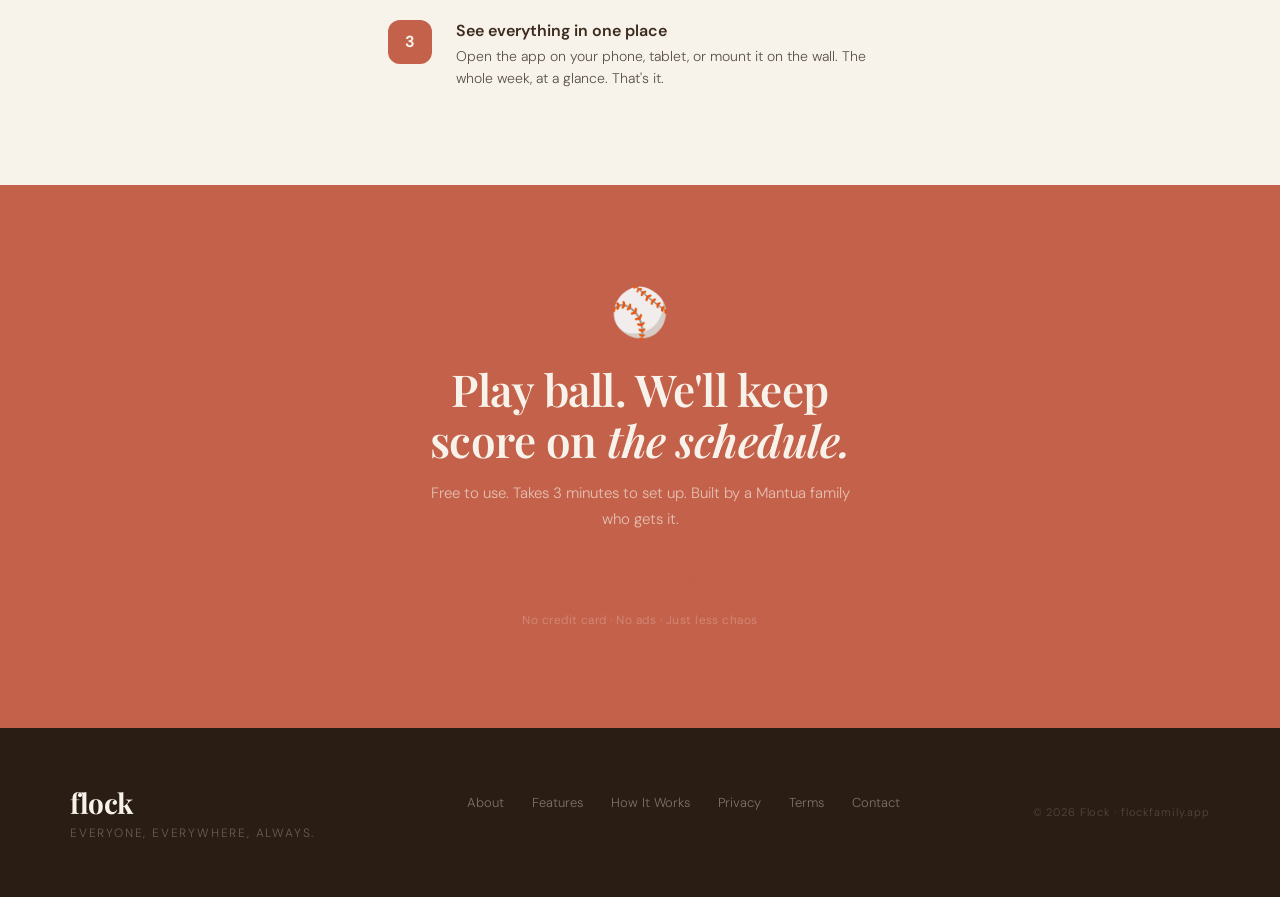
<file: opening-day.html>
<!DOCTYPE html>
<html lang="en">
<head>
<meta charset="UTF-8">
<meta name="viewport" content="width=device-width, initial-scale=1.0">
<title>Happy Opening Day, Mantua! &mdash; Flock Family</title>
<meta name="description" content="Baseball's back. Soccer never stopped. Flock Family is the family calendar that pulls every sport, practice, and game into one screen. Built by a Mantua family, for sports families.">
<meta property="og:site_name" content="Flock Family">
<meta property="og:title" content="Happy Opening Day, Mantua Little League!">
<meta property="og:description" content="Baseball's back. Soccer never stopped. Flock Family pulls every sport, practice, and game into one screen. Free to use.">
<link rel="canonical" href="https://flockfamily.app/opening-day.html">
<meta property="og:url" content="https://flockfamily.app/opening-day.html">
<meta property="og:type" content="website">
<meta property="og:image" content="https://flockfamily.app/og-image.png">
<meta property="og:image:width" content="1200">
<meta property="og:image:height" content="630">
<meta name="twitter:card" content="summary_large_image">
<meta name="twitter:title" content="Happy Opening Day, Mantua Little League!">
<meta name="twitter:description" content="Baseball's back. Soccer never stopped. Flock Family pulls every sport, practice, and game into one screen. Free to use.">
<meta name="twitter:image" content="https://flockfamily.app/og-image.png">
<link href="https://fonts.googleapis.com/css2?family=Playfair+Display:ital,wght@0,400;0,600;0,700;1,400;1,600&family=DM+Sans:wght@300;400;500;600&family=DM+Mono:wght@400;500&display=swap" rel="stylesheet">
<link rel="stylesheet" href="/styles.css">
<style>
  /* ─── HERO ─── */
  .od-hero {
    background: var(--bark);
    padding: 148px 48px 100px;
    position: relative;
    overflow: hidden;
    text-align: center;
  }
  .od-hero-dots {
    position: absolute; inset: 0; opacity: .03;
    background-image: radial-gradient(circle at 1px 1px, var(--cream) 1px, transparent 0);
    background-size: 36px 36px; pointer-events: none;
  }
  .od-hero-glow {
    position: absolute; top: -200px; left: 50%; transform: translateX(-50%);
    width: 800px; height: 600px;
    background: radial-gradient(circle, rgba(196,97,74,.14) 0%, transparent 70%);
    pointer-events: none;
  }
  .od-hero-inner { position: relative; z-index: 2; max-width: 720px; margin: 0 auto; }

  .od-badge {
    display: inline-flex; align-items: center; gap: 8px;
    background: rgba(196,97,74,.12); border: 1px solid rgba(196,97,74,.25);
    border-radius: 100px; padding: 8px 22px; margin-bottom: 32px;
    font-size: 12px; font-weight: 500; letter-spacing: .1em; text-transform: uppercase;
    color: var(--terra-l);
  }

  .od-h1 {
    font-family: 'Playfair Display', serif;
    font-size: clamp(38px, 6vw, 64px); font-weight: 700;
    line-height: 1.08; letter-spacing: -2px;
    color: var(--cream); margin-bottom: 24px;
  }
  .od-h1 em { font-style: italic; color: var(--terra-l); }

  .od-sub {
    font-size: clamp(16px, 2.2vw, 19px); line-height: 1.7;
    color: rgba(237,230,216,.6); max-width: 540px; margin: 0 auto 40px;
  }

  .od-cta-row { display: flex; gap: 12px; justify-content: center; flex-wrap: wrap; }
  .btn-terra {
    background: var(--terra); color: var(--cream); padding: 14px 32px;
    border-radius: 100px; font-size: 14px; font-weight: 500;
    text-decoration: none; transition: background .2s, transform .15s;
    display: inline-block;
  }
  .btn-terra:hover { background: var(--terra-l); transform: translateY(-2px); text-decoration: none; }
  .btn-ghost {
    background: rgba(247,242,234,.06); border: 1px solid rgba(247,242,234,.12);
    color: rgba(237,230,216,.6); padding: 14px 28px; border-radius: 100px;
    font-size: 14px; font-weight: 500; text-decoration: none; transition: background .2s;
  }
  .btn-ghost:hover { background: rgba(247,242,234,.1); text-decoration: none; }

  /* Sports pill bar */
  .od-sports {
    display: flex; justify-content: center; gap: 10px; flex-wrap: wrap;
    margin-top: 48px;
  }
  .od-sport {
    display: flex; align-items: center; gap: 6px;
    padding: 6px 14px; border-radius: 100px;
    background: rgba(247,242,234,.04); border: 1px solid rgba(247,242,234,.06);
    font-size: 12px; color: rgba(237,230,216,.35); font-weight: 400;
  }
  .od-sport span { font-size: 15px; }

  /* ─── MOCK CALENDAR ─── */
  .od-cal-section { padding: 80px 0; background: var(--cream); }
  .od-cal-wrap {
    max-width: 680px; margin: 0 auto; padding: 0 48px;
  }
  .od-cal-label {
    font-size: 11px; font-weight: 500; letter-spacing: .18em; text-transform: uppercase;
    color: var(--terra); margin-bottom: 14px; text-align: center; display: block;
  }
  .od-cal-title {
    font-family: 'Playfair Display', serif;
    font-size: clamp(26px, 3.5vw, 38px); font-weight: 600;
    color: var(--bark); line-height: 1.2; letter-spacing: -.5px;
    text-align: center; margin-bottom: 8px;
  }
  .od-cal-sub {
    font-size: 15px; color: var(--slate); text-align: center;
    line-height: 1.7; max-width: 420px; margin: 0 auto 36px;
  }
  .od-cal {
    background: var(--white); border-radius: 12px; overflow: hidden;
    box-shadow: 0 12px 48px rgba(61,43,31,.08); border: 1px solid var(--cream-d);
  }
  .od-cal-bar {
    background: var(--cream); padding: 14px 20px;
    display: flex; align-items: center; justify-content: space-between;
    border-bottom: 1px solid var(--cream-d);
  }
  .od-cal-logo { font-family: 'Playfair Display', serif; font-size: 15px; font-weight: 700; color: var(--terra); }
  .od-cal-week { font-size: 11px; color: var(--slate); font-weight: 500; letter-spacing: .06em; }
  .od-cal-head {
    display: grid; grid-template-columns: 72px repeat(5,1fr); gap: 3px;
    padding: 10px 16px 8px; background: var(--cream); border-bottom: 1px solid var(--cream-d);
  }
  .od-ch { text-align: center; font-size: 9px; font-weight: 500; letter-spacing: .08em; text-transform: uppercase; color: var(--slate); }
  .od-ch.today { color: var(--terra); font-weight: 600; }
  .od-cal-body { padding: 6px 16px 16px; }
  .od-cr {
    display: grid; grid-template-columns: 72px repeat(5,1fr); gap: 3px;
    padding: 5px 0; border-top: 1px solid var(--cream-d); align-items: center;
  }
  .od-cr:first-child { border-top: none; }
  .od-cn { font-size: 10px; font-weight: 500; color: var(--bark-m); display: flex; align-items: center; gap: 5px; }
  .od-dot { width: 7px; height: 7px; border-radius: 50%; flex-shrink: 0; }
  .od-cc {
    min-height: 30px; border-radius: 5px; font-size: 9px; font-weight: 500;
    display: flex; align-items: center; padding: 4px 6px; line-height: 1.3;
  }
  .od-cc.empty { background: transparent; }
  .cc-terra { background: var(--terra-p); color: var(--terra); }
  .cc-sage { background: var(--sage-p); color: #4A7A4E; }
  .cc-purple { background: #EDE0F5; color: #7B4BAE; }
  .cc-blue { background: #DAF0FA; color: #2B7CB5; }
  .cc-dim { color: var(--slate); font-weight: 400; font-size: 8.5px; }

  /* ─── PAIN POINTS ─── */
  .od-pain { padding: 96px 0; background: var(--white); }
  .od-pain-inner { max-width: 1140px; margin: 0 auto; padding: 0 48px; }
  .od-pain-head { text-align: center; margin-bottom: 56px; }
  .od-pain-grid {
    display: grid; grid-template-columns: repeat(auto-fit, minmax(260px,1fr));
    gap: 20px;
  }
  .od-pain-card {
    background: var(--cream); border-radius: 14px; padding: 32px 28px;
    border: 1px solid var(--cream-d);
  }
  .od-pain-icon { font-size: 28px; margin-bottom: 16px; }
  .od-pain-t { font-family: 'Playfair Display', serif; font-size: 18px; font-weight: 600; color: var(--bark); margin-bottom: 8px; line-height: 1.3; }
  .od-pain-b { font-size: 14px; color: var(--slate); line-height: 1.7; }

  /* ─── STEPS ─── */
  .od-steps { padding: 96px 0; background: var(--cream); }
  .od-steps-inner { max-width: 600px; margin: 0 auto; padding: 0 48px; }
  .od-step {
    display: flex; gap: 24px; align-items: flex-start; margin-bottom: 36px;
  }
  .od-step:last-child { margin-bottom: 0; }
  .od-step-num {
    width: 44px; height: 44px; border-radius: 12px; flex-shrink: 0;
    background: var(--terra); color: var(--cream);
    display: flex; align-items: center; justify-content: center;
    font-size: 16px; font-weight: 700;
  }
  .od-step-t { font-size: 16px; font-weight: 600; color: var(--bark); margin-bottom: 4px; }
  .od-step-b { font-size: 14px; color: var(--slate); line-height: 1.6; }

  /* ─── TESTIMONIAL ─── */
  .od-quote { padding: 80px 0; background: var(--white); }
  .od-quote-inner {
    max-width: 560px; margin: 0 auto; padding: 0 48px; text-align: center;
  }
  .od-quote-mark { font-family: 'Playfair Display', serif; font-size: 64px; line-height: 1; color: var(--terra-p); margin-bottom: 8px; }
  .od-quote-text {
    font-family: 'Playfair Display', serif;
    font-size: clamp(18px, 2.5vw, 24px); font-weight: 400; font-style: italic;
    color: var(--bark); line-height: 1.6; margin-bottom: 20px;
  }
  .od-quote-attr { font-size: 13px; color: var(--slate); }

  /* ─── FINAL CTA ─── */
  .od-final { background: var(--terra); padding: 96px 48px; text-align: center; }
  .od-final-emoji { font-size: 48px; margin-bottom: 20px; }
  .od-final-t {
    font-family: 'Playfair Display', serif;
    font-size: clamp(26px, 4vw, 44px); font-weight: 600;
    color: var(--cream); line-height: 1.15; letter-spacing: -.5px; margin-bottom: 16px;
  }
  .od-final-t em { font-style: italic; }
  .od-final-b { font-size: 15px; color: rgba(247,242,234,.65); max-width: 440px; margin: 0 auto 36px; line-height: 1.7; }
  .od-final-fine { font-size: 12px; color: rgba(247,242,234,.3); margin-top: 20px; letter-spacing: .04em; }

  /* ─── REVEAL ─── */
  .reveal { opacity: 0; transform: translateY(28px); transition: opacity .7s ease, transform .7s ease; }
  .reveal.visible { opacity: 1; transform: none; }

  @media(max-width:900px) {
    .od-hero { padding: 120px 24px 72px; }
    .od-cal-wrap { padding: 0 24px; }
    .od-pain-inner { padding: 0 24px; }
    .od-steps-inner { padding: 0 24px; }
    .od-quote-inner { padding: 0 24px; }
    .od-final { padding: 64px 24px; }
    .od-cal-head, .od-cr { grid-template-columns: 56px repeat(5,1fr); }
  }
</style>
</head>
<body>

<nav>
  <a href="/" class="nav-logo">flock</a>
  <ul class="nav-links" id="navLinks">
    <li><a href="/about.html">About</a></li>
    <li><a href="/features.html">Features</a></li>
    <li><a href="/how-it-works.html">How It Works</a></li>
    <li><a href="https://app.flockfamily.app" class="nav-signin">Sign In</a></li>
  </ul>
  <button class="nav-mobile-toggle" id="menuToggle" aria-label="Menu">
    <svg width="22" height="22" viewBox="0 0 22 22" fill="none">
      <rect y="4" width="22" height="2" rx="1" fill="#3D2B1F"/>
      <rect y="10" width="22" height="2" rx="1" fill="#3D2B1F"/>
      <rect y="16" width="22" height="2" rx="1" fill="#3D2B1F"/>
    </svg>
  </button>
</nav>

<main>

<!-- ─── HERO ─── -->
<section class="od-hero">
  <div class="od-hero-dots"></div>
  <div class="od-hero-glow"></div>
  <div class="od-hero-inner">
    <div class="od-badge">&#9918; Mantua Little League &middot; Opening Day 2026</div>
    <h1 class="od-h1">
      Your family has<br><em>a lot going on.</em><br>We make it simple.
    </h1>
    <p class="od-sub">
      Baseball just started. Soccer never stopped. Lacrosse is around the corner.
      Flock puts every schedule on one screen so nothing falls through the cracks.
    </p>
    <div class="od-cta-row">
      <a href="https://app.flockfamily.app/signup" class="btn-terra">Get Started Free &rarr;</a>
      <a href="#how-it-works" class="btn-ghost">See How It Works</a>
    </div>
    <div class="od-sports">
      <div class="od-sport"><span>&#9918;</span> Baseball</div>
      <div class="od-sport"><span>&#9917;</span> Soccer</div>
      <div class="od-sport"><span>&#129357;</span> Lacrosse</div>
      <div class="od-sport"><span>&#127936;</span> Basketball</div>
      <div class="od-sport"><span>&#127944;</span> Football</div>
      <div class="od-sport"><span>&#127934;</span> Tennis</div>
      <div class="od-sport"><span>&#127946;</span> Swim</div>
      <div class="od-sport"><span>&#129340;</span> Wrestling</div>
    </div>
  </div>
</section>

<!-- ─── MOCK CALENDAR ─── -->
<section class="od-cal-section">
  <div class="od-cal-wrap reveal">
    <span class="od-cal-label">What It Looks Like</span>
    <h2 class="od-cal-title">Every kid. Every sport. One&nbsp;glance.</h2>
    <p class="od-cal-sub">A real week for a busy family. Three kids, four sports, dinner planned. No guesswork.</p>

    <div class="od-cal">
      <div class="od-cal-bar">
        <div class="od-cal-logo">flock</div>
        <div class="od-cal-week">Apr 13 &ndash; 17</div>
      </div>
      <div class="od-cal-head">
        <div></div>
        <div class="od-ch">Mon</div>
        <div class="od-ch today">Tue</div>
        <div class="od-ch">Wed</div>
        <div class="od-ch">Thu</div>
        <div class="od-ch">Fri</div>
      </div>
      <div class="od-cal-body">
        <!-- Jake -->
        <div class="od-cr">
          <div class="od-cn"><div class="od-dot" style="background:var(--terra)"></div> Jake</div>
          <div class="od-cc cc-terra">Baseball 5:30</div>
          <div class="od-cc empty"></div>
          <div class="od-cc cc-terra">Practice 4:00</div>
          <div class="od-cc empty"></div>
          <div class="od-cc cc-terra" style="border:1px solid var(--terra);background:rgba(196,97,74,.15)">Game 10am &#9918;</div>
        </div>
        <!-- Emma -->
        <div class="od-cr">
          <div class="od-cn"><div class="od-dot" style="background:#D64545"></div> Emma</div>
          <div class="od-cc empty"></div>
          <div class="od-cc cc-sage">Soccer 6:00</div>
          <div class="od-cc cc-purple">Lacrosse 4:30</div>
          <div class="od-cc cc-sage">Soccer 6:00</div>
          <div class="od-cc empty"></div>
        </div>
        <!-- Sam -->
        <div class="od-cr">
          <div class="od-cn"><div class="od-dot" style="background:var(--sage)"></div> Sam</div>
          <div class="od-cc cc-sage">T-ball 5:00</div>
          <div class="od-cc cc-blue">Swim 3:30</div>
          <div class="od-cc empty"></div>
          <div class="od-cc cc-sage">T-ball 5:00</div>
          <div class="od-cc cc-blue">Swim meet</div>
        </div>
        <!-- Dinner -->
        <div class="od-cr">
          <div class="od-cn" style="color:var(--slate)">&#127869;&#65039; Dinner</div>
          <div class="od-cc cc-dim">Tacos</div>
          <div class="od-cc cc-dim">Pasta night</div>
          <div class="od-cc cc-dim">Grill out</div>
          <div class="od-cc cc-dim">Pizza</div>
          <div class="od-cc cc-dim">Leftovers</div>
        </div>
      </div>
    </div>
  </div>
</section>

<!-- ─── PAIN POINTS ─── -->
<section class="od-pain">
  <div class="od-pain-inner">
    <div class="od-pain-head reveal">
      <span class="od-cal-label">Built for the Carpool Lane</span>
      <h2 class="od-cal-title">Flock was built by a sports family,<br>for sports families.</h2>
    </div>
    <div class="od-pain-grid">
      <div class="od-pain-card reveal">
        <div class="od-pain-icon">&#128565;</div>
        <div class="od-pain-t">3 kids. 4 sports. 12 practices a week.</div>
        <div class="od-pain-b">Different teams, different schedules, different fields. Flock pulls it all into one view so you can actually see the week ahead.</div>
      </div>
      <div class="od-pain-card reveal">
        <div class="od-pain-icon">&#128260;</div>
        <div class="od-pain-t">Syncs with TeamSnap, GameChanger &amp; iCal</div>
        <div class="od-pain-b">No more bouncing between apps. Flock connects directly to your team calendars and automatically keeps everything updated.</div>
      </div>
      <div class="od-pain-card reveal">
        <div class="od-pain-icon">&#128106;</div>
        <div class="od-pain-t">One board for the whole family</div>
        <div class="od-pain-b">See everyone's schedule in a single grid&mdash;who's where, when, and what's for dinner. Mount it on a tablet or check from your phone.</div>
      </div>
      <div class="od-pain-card reveal">
        <div class="od-pain-icon">&#9889;</div>
        <div class="od-pain-t">Set it and forget it</div>
        <div class="od-pain-b">Add the calendar URL once and never think about it again. New games, schedule changes, and cancellations appear automatically.</div>
      </div>
    </div>
  </div>
</section>

<!-- ─── TESTIMONIAL ─── -->
<section class="od-quote">
  <div class="od-quote-inner reveal">
    <div class="od-quote-mark">&ldquo;</div>
    <p class="od-quote-text">
      We went from five different apps and a whiteboard on the fridge to one screen that everyone checks. Game changer.
    </p>
    <p class="od-quote-attr">&mdash; Sports parent, 3 kids in travel ball</p>
  </div>
</section>

<!-- ─── HOW IT WORKS ─── -->
<section class="od-steps" id="how-it-works">
  <div class="od-steps-inner">
    <div style="text-align:center;margin-bottom:48px" class="reveal">
      <span class="od-cal-label">How It Works</span>
      <h2 class="od-cal-title">Up and running in 3&nbsp;minutes</h2>
    </div>
    <div class="od-step reveal">
      <div class="od-step-num">1</div>
      <div>
        <div class="od-step-t">Create your family</div>
        <div class="od-step-b">Sign up free and name your flock. Add a row for each kid, parent, or whatever you need to track.</div>
      </div>
    </div>
    <div class="od-step reveal">
      <div class="od-step-num">2</div>
      <div>
        <div class="od-step-t">Connect your calendars</div>
        <div class="od-step-b">Link TeamSnap, GameChanger, Google Calendar, or paste any iCal URL. Schedules sync automatically.</div>
      </div>
    </div>
    <div class="od-step reveal">
      <div class="od-step-num">3</div>
      <div>
        <div class="od-step-t">See everything in one place</div>
        <div class="od-step-b">Open the app on your phone, tablet, or mount it on the wall. The whole week, at a glance. That's it.</div>
      </div>
    </div>
  </div>
</section>

<!-- ─── FINAL CTA ─── -->
<section class="od-final">
  <div class="od-final-emoji">&#9918;</div>
  <h2 class="od-final-t">Play ball. We'll keep<br>score on <em>the schedule.</em></h2>
  <p class="od-final-b">Free to use. Takes 3 minutes to set up. Built by a Mantua family who gets it.</p>
  <a href="https://app.flockfamily.app/signup" class="btn-cream">Create Your Family Calendar &rarr;</a>
  <p class="od-final-fine">No credit card &middot; No ads &middot; Just less chaos</p>
</section>

</main>

<footer>
  <div class="footer-inner">
    <div>
      <div class="footer-logo">flock</div>
      <div class="footer-tagline">Everyone, everywhere, always.</div>
    </div>
    <ul class="footer-links">
      <li><a href="/about.html">About</a></li>
      <li><a href="/features.html">Features</a></li>
      <li><a href="/how-it-works.html">How It Works</a></li>
      <li><a href="/privacy.html">Privacy</a></li>
      <li><a href="/terms.html">Terms</a></li>
      <li><a href="mailto:hello@flockfamily.app">Contact</a></li>
    </ul>
    <div class="footer-copy">&copy; 2026 Flock &middot; flockfamily.app</div>
  </div>
</footer>

<script>
  document.querySelectorAll('.reveal').forEach(el => {
    new IntersectionObserver(([e], o) => {
      if (e.isIntersecting) { e.target.classList.add('visible'); o.unobserve(e.target); }
    }, { threshold: 0.08 }).observe(el);
  });
  document.getElementById('menuToggle').addEventListener('click', () =>
    document.getElementById('navLinks').classList.toggle('open'));
</script>
</body>
</html>
</file>
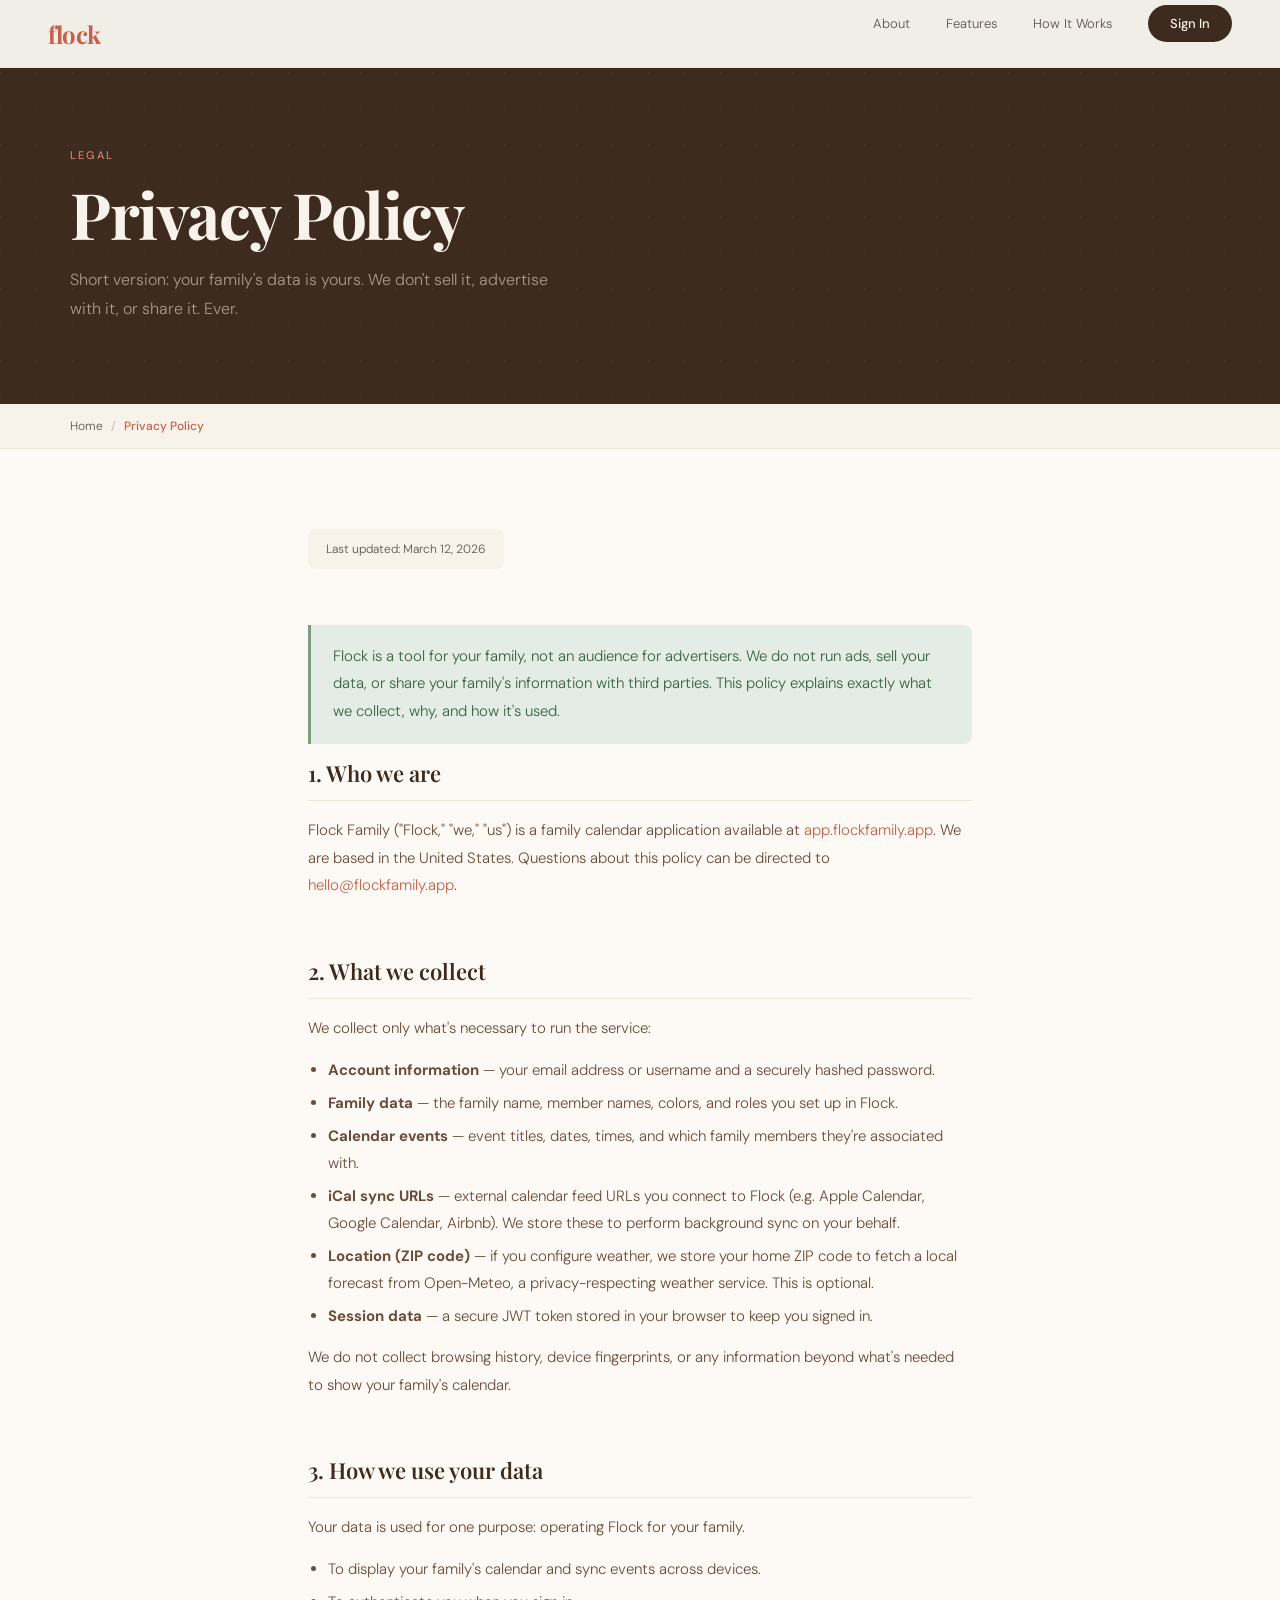
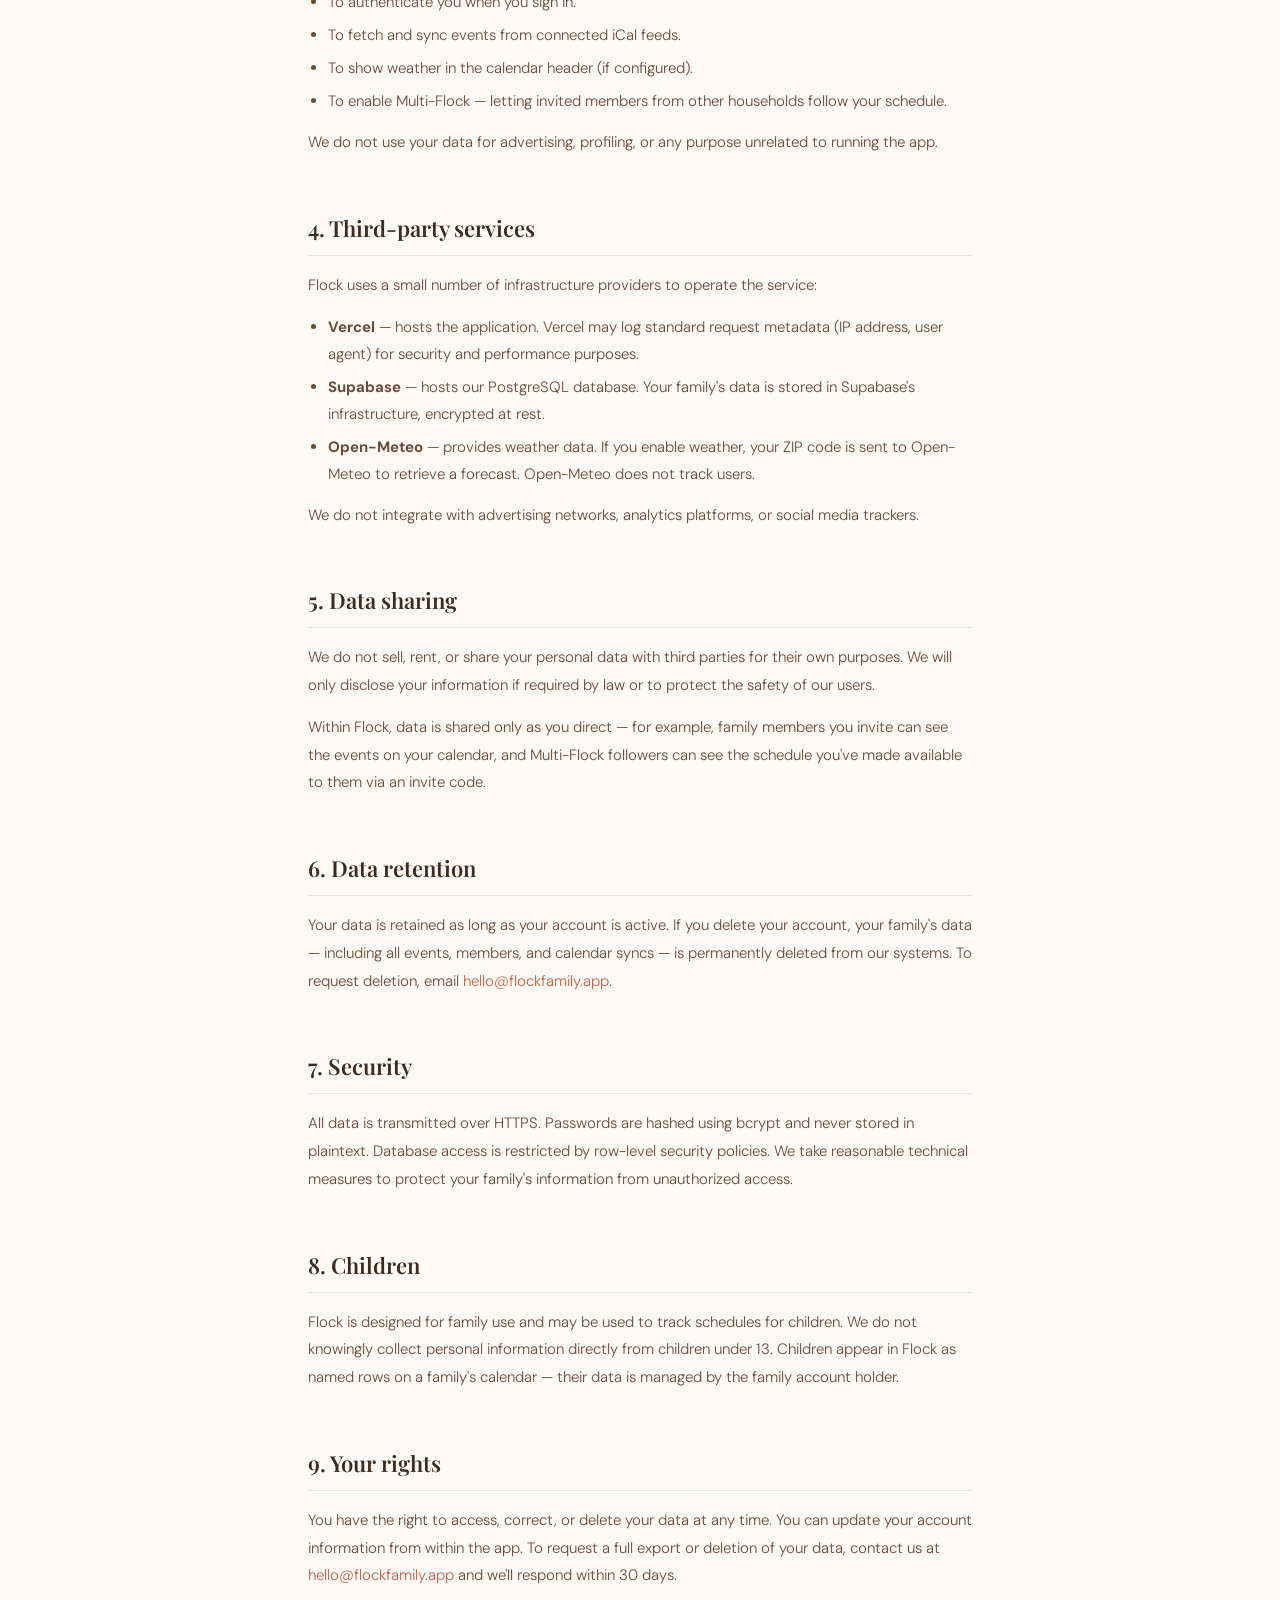
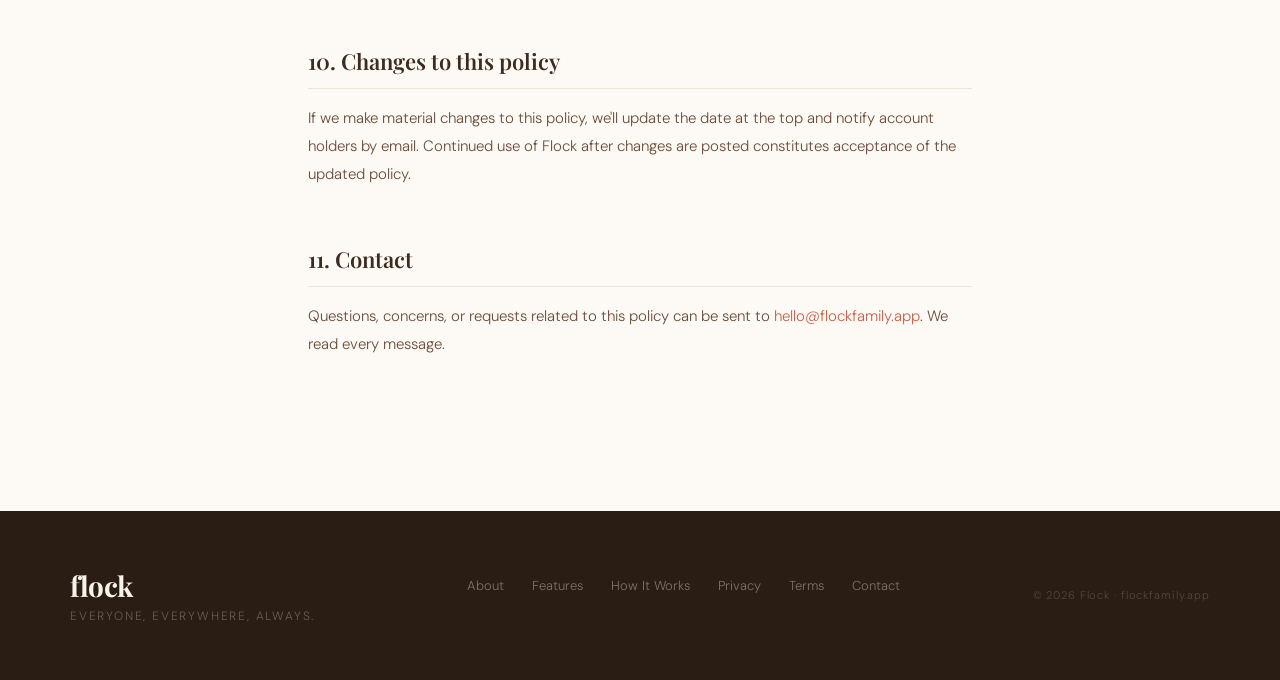
<file: privacy.html>
<!DOCTYPE html>
<html lang="en">
<head>
<meta charset="UTF-8">
<meta name="viewport" content="width=device-width, initial-scale=1.0">
<title>Privacy Policy — Flock Family</title>
<meta name="description" content="Flock Family's privacy policy. No ads, no data selling, no third-party sharing. Your family's schedule stays private.">
<meta property="og:site_name" content="Flock Family">
<meta property="og:title" content="Privacy Policy — Flock Family">
<meta property="og:description" content="Flock Family's privacy policy. No ads, no data selling, no third-party sharing. Your family's schedule stays private.">
<link rel="canonical" href="https://flockfamily.app/privacy.html">
<meta property="og:url" content="https://flockfamily.app/privacy.html">
<meta property="og:type" content="website">
<meta property="og:image" content="https://flockfamily.app/og-image.png">
<meta property="og:image:width" content="1200">
<meta property="og:image:height" content="630">
<meta name="twitter:card" content="summary_large_image">
<meta name="twitter:title" content="Privacy Policy — Flock Family">
<meta name="twitter:description" content="Flock Family's privacy policy. No ads, no data selling, no third-party sharing. Your family's schedule stays private.">
<meta name="twitter:image" content="https://flockfamily.app/og-image.png">
<link href="https://fonts.googleapis.com/css2?family=Playfair+Display:ital,wght@0,400;0,600;0,700;1,400;1,600&family=DM+Sans:wght@300;400;500&family=DM+Mono:wght@400;500&display=swap" rel="stylesheet">
<link rel="stylesheet" href="/styles.css">
<style>
  .page-hero{padding:148px 48px 80px}
  .ph-title{font-size:clamp(36px,5vw,64px);letter-spacing:-1.5px;margin-bottom:20px}
  .ph-body{font-size:16px;color:rgba(237,230,216,.6);max-width:500px}

  @media(max-width:900px){
    .page-hero{padding:120px 24px 64px}
  }
</style>
<script type="application/ld+json">
{
  "@context": "https://schema.org",
  "@type": "BreadcrumbList",
  "itemListElement": [
    {"@type": "ListItem", "position": 1, "name": "Home", "item": "https://flockfamily.app/"},
    {"@type": "ListItem", "position": 2, "name": "Privacy Policy", "item": "https://flockfamily.app/privacy.html"}
  ]
}
</script>
</head>
<body>
<nav>
  <a href="/" class="nav-logo">flock</a>
  <ul class="nav-links" id="navLinks">
    <li><a href="/about.html">About</a></li>
    <li><a href="/features.html">Features</a></li>
    <li><a href="/how-it-works.html">How It Works</a></li>
    <li><a href="https://app.flockfamily.app" class="nav-signin">Sign In</a></li>
  </ul>
  <button class="nav-mobile-toggle" id="menuToggle" aria-label="Menu">
    <svg width="22" height="22" viewBox="0 0 22 22" fill="none">
      <rect y="4" width="22" height="2" rx="1" fill="#3D2B1F"/>
      <rect y="10" width="22" height="2" rx="1" fill="#3D2B1F"/>
      <rect y="16" width="22" height="2" rx="1" fill="#3D2B1F"/>
    </svg>
  </button>
</nav>
<main>

<div class="page-hero">
  <div class="ph-dots"></div>
  <div class="ph-inner">
    <span class="ph-eye">Legal</span>
    <h1 class="ph-title">Privacy Policy</h1>
    <p class="ph-body">Short version: your family's data is yours. We don't sell it, advertise with it, or share it. Ever.</p>
  </div>
</div>
<div class="breadcrumb"><div class="bc-inner"><a href="/">Home</a><span class="bc-sep">/</span><span class="bc-cur">Privacy Policy</span></div></div>

<div class="content">
  <span class="updated">Last updated: March 12, 2026</span>

  <div class="callout">
    <p>Flock is a tool for your family, not an audience for advertisers. We do not run ads, sell your data, or share your family's information with third parties. This policy explains exactly what we collect, why, and how it's used.</p>
  </div>

  <div class="section">
    <h2 class="section-title">1. Who we are</h2>
    <p>Flock Family ("Flock," "we," "us") is a family calendar application available at <a href="https://app.flockfamily.app">app.flockfamily.app</a>. We are based in the United States. Questions about this policy can be directed to <a href="mailto:hello@flockfamily.app">hello@flockfamily.app</a>.</p>
  </div>

  <div class="section">
    <h2 class="section-title">2. What we collect</h2>
    <p>We collect only what's necessary to run the service:</p>
    <ul>
      <li><strong>Account information</strong> — your email address or username and a securely hashed password.</li>
      <li><strong>Family data</strong> — the family name, member names, colors, and roles you set up in Flock.</li>
      <li><strong>Calendar events</strong> — event titles, dates, times, and which family members they're associated with.</li>
      <li><strong>iCal sync URLs</strong> — external calendar feed URLs you connect to Flock (e.g. Apple Calendar, Google Calendar, Airbnb). We store these to perform background sync on your behalf.</li>
      <li><strong>Location (ZIP code)</strong> — if you configure weather, we store your home ZIP code to fetch a local forecast from Open-Meteo, a privacy-respecting weather service. This is optional.</li>
      <li><strong>Session data</strong> — a secure JWT token stored in your browser to keep you signed in.</li>
    </ul>
    <p>We do not collect browsing history, device fingerprints, or any information beyond what's needed to show your family's calendar.</p>
  </div>

  <div class="section">
    <h2 class="section-title">3. How we use your data</h2>
    <p>Your data is used for one purpose: operating Flock for your family.</p>
    <ul>
      <li>To display your family's calendar and sync events across devices.</li>
      <li>To authenticate you when you sign in.</li>
      <li>To fetch and sync events from connected iCal feeds.</li>
      <li>To show weather in the calendar header (if configured).</li>
      <li>To enable Multi-Flock — letting invited members from other households follow your schedule.</li>
    </ul>
    <p>We do not use your data for advertising, profiling, or any purpose unrelated to running the app.</p>
  </div>

  <div class="section">
    <h2 class="section-title">4. Third-party services</h2>
    <p>Flock uses a small number of infrastructure providers to operate the service:</p>
    <ul>
      <li><strong>Vercel</strong> — hosts the application. Vercel may log standard request metadata (IP address, user agent) for security and performance purposes.</li>
      <li><strong>Supabase</strong> — hosts our PostgreSQL database. Your family's data is stored in Supabase's infrastructure, encrypted at rest.</li>
      <li><strong>Open-Meteo</strong> — provides weather data. If you enable weather, your ZIP code is sent to Open-Meteo to retrieve a forecast. Open-Meteo does not track users.</li>
    </ul>
    <p>We do not integrate with advertising networks, analytics platforms, or social media trackers.</p>
  </div>

  <div class="section">
    <h2 class="section-title">5. Data sharing</h2>
    <p>We do not sell, rent, or share your personal data with third parties for their own purposes. We will only disclose your information if required by law or to protect the safety of our users.</p>
    <p>Within Flock, data is shared only as you direct — for example, family members you invite can see the events on your calendar, and Multi-Flock followers can see the schedule you've made available to them via an invite code.</p>
  </div>

  <div class="section">
    <h2 class="section-title">6. Data retention</h2>
    <p>Your data is retained as long as your account is active. If you delete your account, your family's data — including all events, members, and calendar syncs — is permanently deleted from our systems. To request deletion, email <a href="mailto:hello@flockfamily.app">hello@flockfamily.app</a>.</p>
  </div>

  <div class="section">
    <h2 class="section-title">7. Security</h2>
    <p>All data is transmitted over HTTPS. Passwords are hashed using bcrypt and never stored in plaintext. Database access is restricted by row-level security policies. We take reasonable technical measures to protect your family's information from unauthorized access.</p>
  </div>

  <div class="section">
    <h2 class="section-title">8. Children</h2>
    <p>Flock is designed for family use and may be used to track schedules for children. We do not knowingly collect personal information directly from children under 13. Children appear in Flock as named rows on a family's calendar — their data is managed by the family account holder.</p>
  </div>

  <div class="section">
    <h2 class="section-title">9. Your rights</h2>
    <p>You have the right to access, correct, or delete your data at any time. You can update your account information from within the app. To request a full export or deletion of your data, contact us at <a href="mailto:hello@flockfamily.app">hello@flockfamily.app</a> and we'll respond within 30 days.</p>
  </div>

  <div class="section">
    <h2 class="section-title">10. Changes to this policy</h2>
    <p>If we make material changes to this policy, we'll update the date at the top and notify account holders by email. Continued use of Flock after changes are posted constitutes acceptance of the updated policy.</p>
  </div>

  <div class="section">
    <h2 class="section-title">11. Contact</h2>
    <p>Questions, concerns, or requests related to this policy can be sent to <a href="mailto:hello@flockfamily.app">hello@flockfamily.app</a>. We read every message.</p>
  </div>
</div>
</main>

<footer>
  <div class="footer-inner">
    <div>
      <div class="footer-logo">flock</div>
      <div class="footer-tagline">Everyone, everywhere, always.</div>
    </div>
    <ul class="footer-links">
      <li><a href="/about.html">About</a></li>
      <li><a href="/features.html">Features</a></li>
      <li><a href="/how-it-works.html">How It Works</a></li>
      <li><a href="/privacy.html">Privacy</a></li>
      <li><a href="/terms.html">Terms</a></li>
      <li><a href="mailto:hello@flockfamily.app">Contact</a></li>
    </ul>
    <div class="footer-copy">&copy; 2026 Flock &middot; flockfamily.app</div>
  </div>
</footer>
<script>
  document.getElementById('menuToggle').addEventListener('click', () =>
    document.getElementById('navLinks').classList.toggle('open'));
</script>
</body>
</html>
</file>
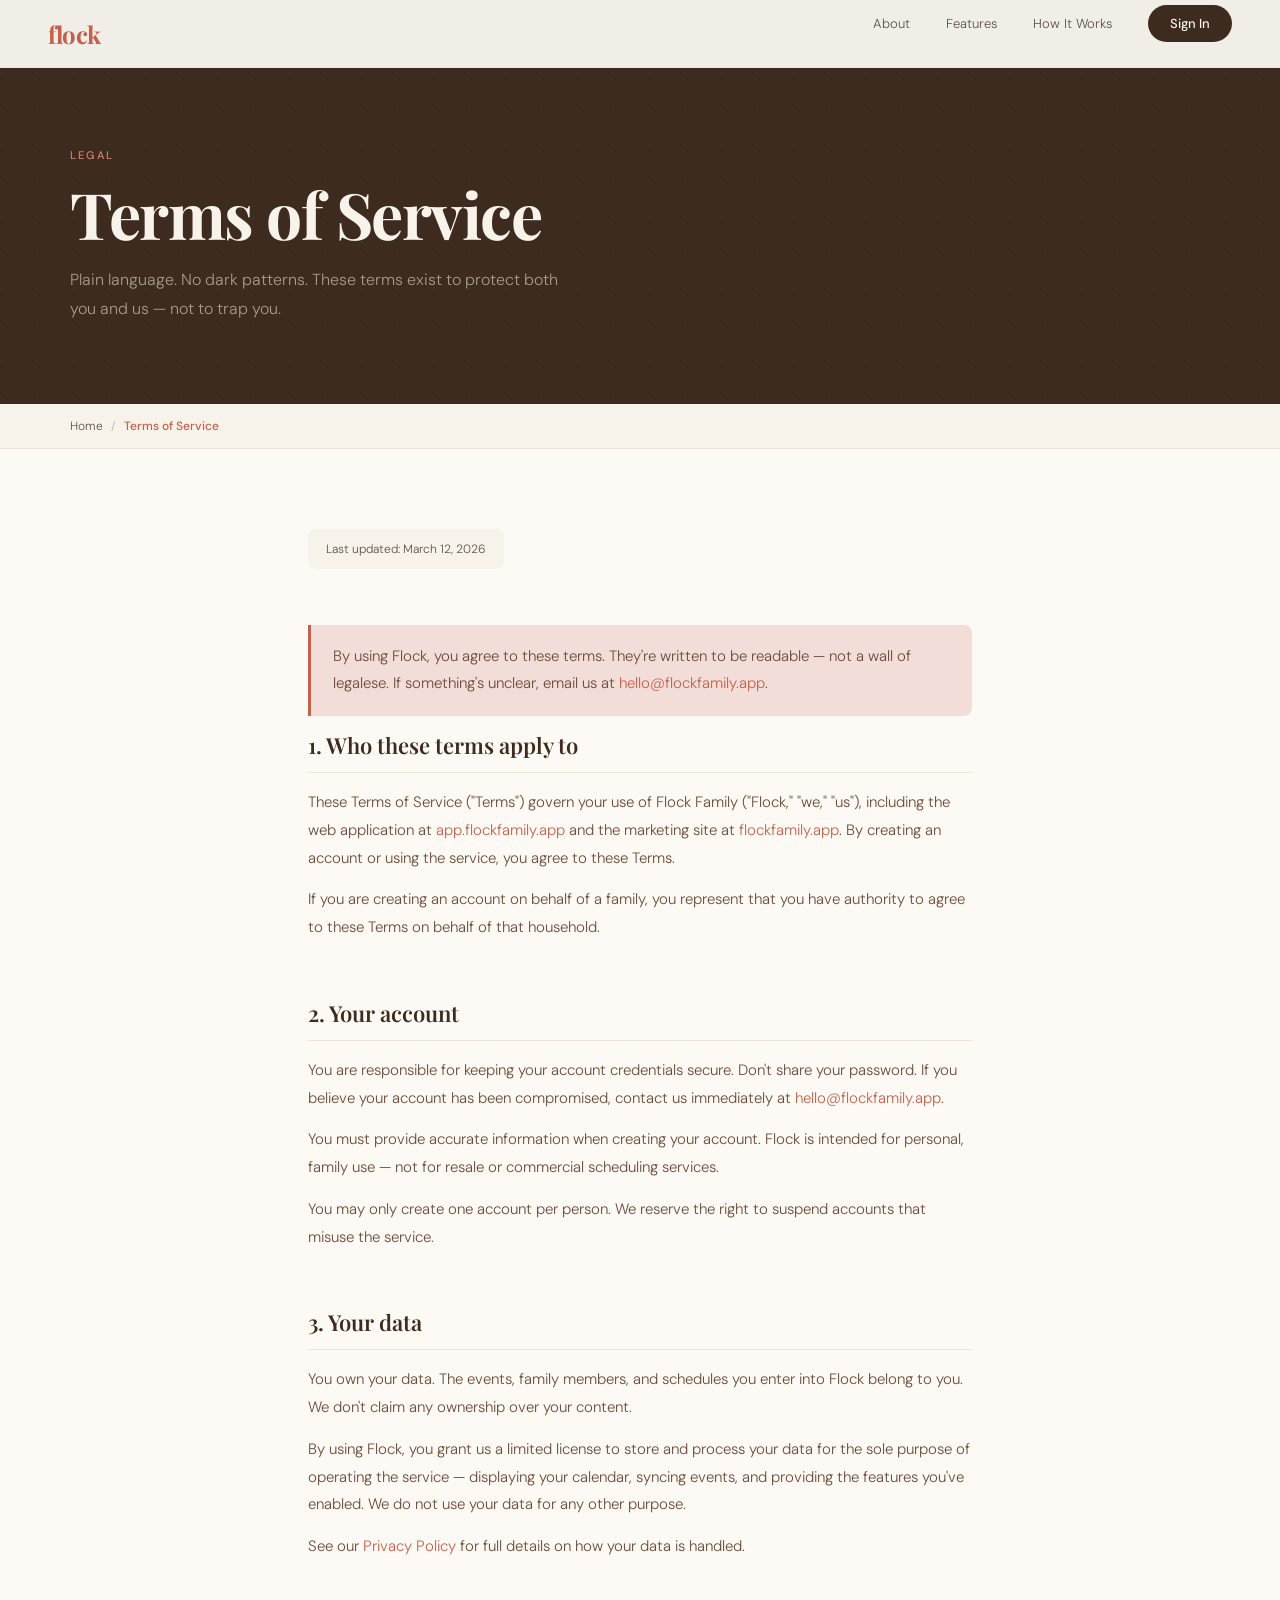
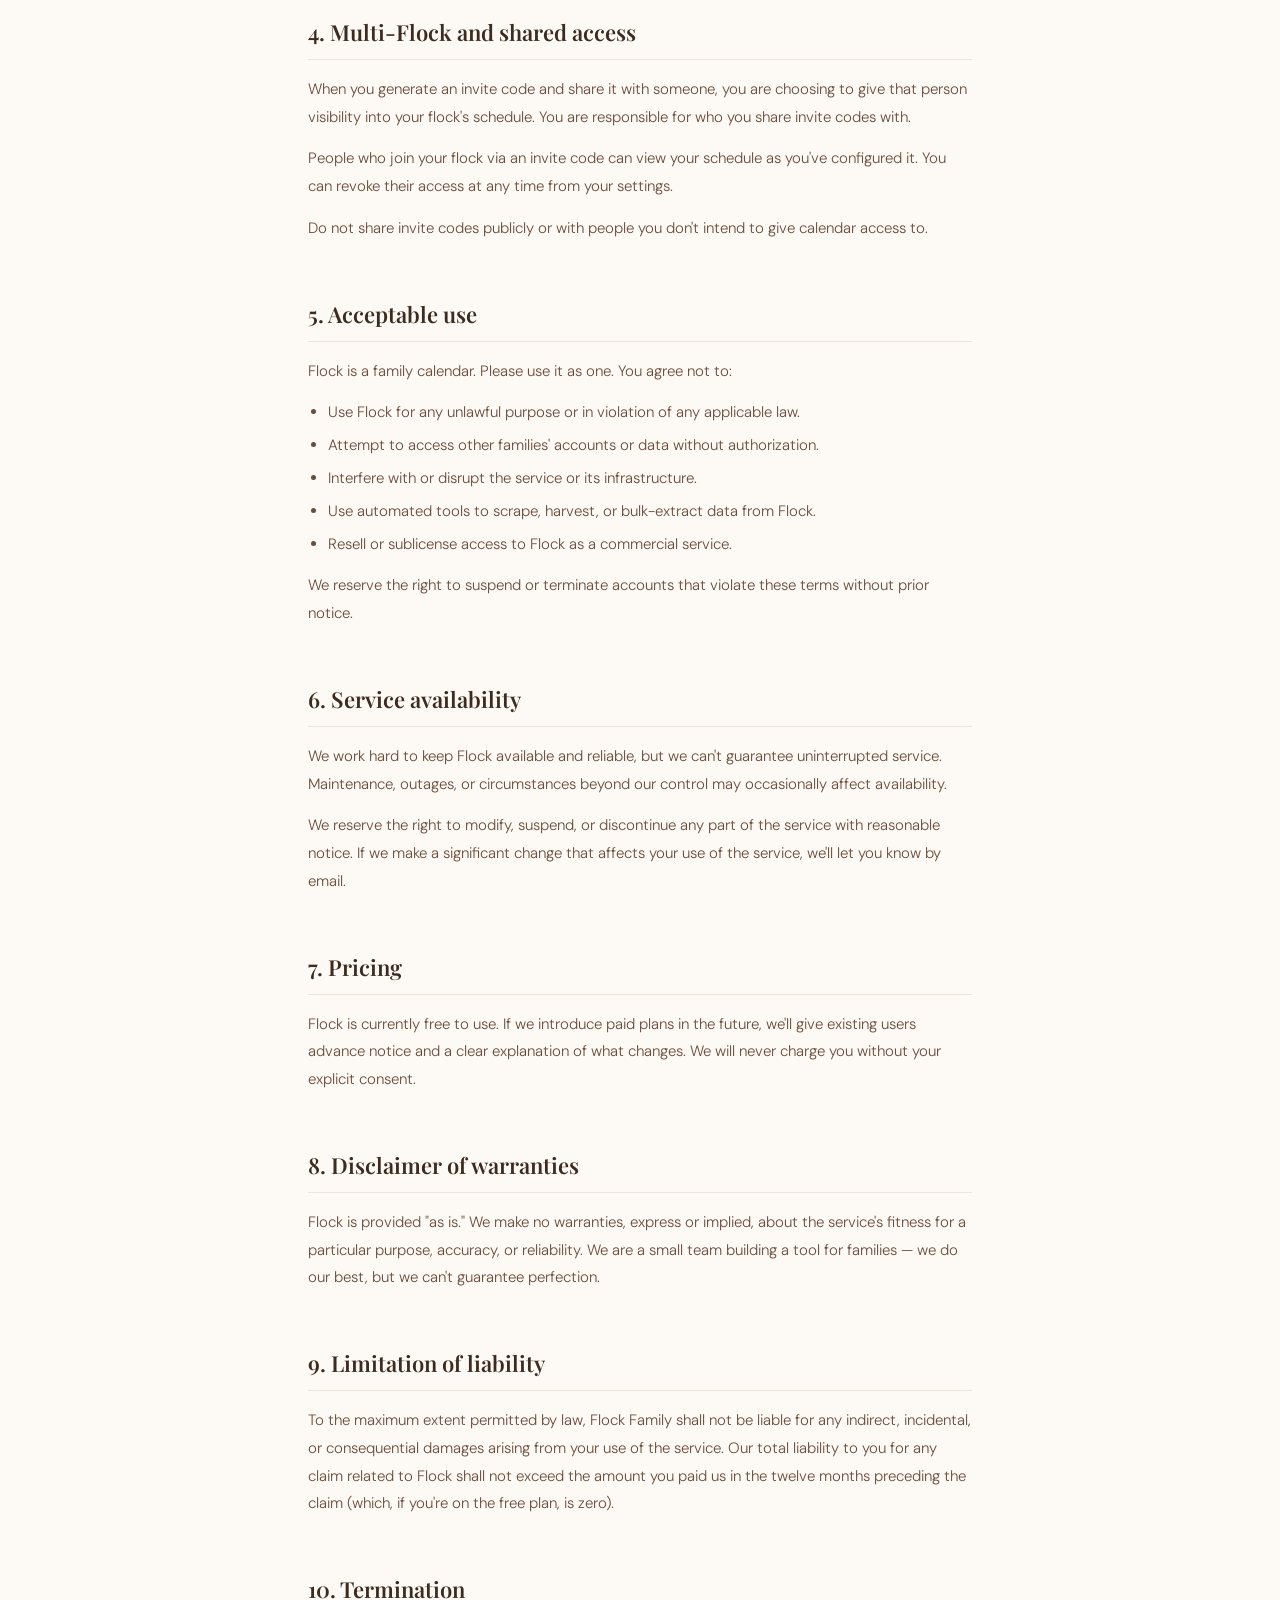
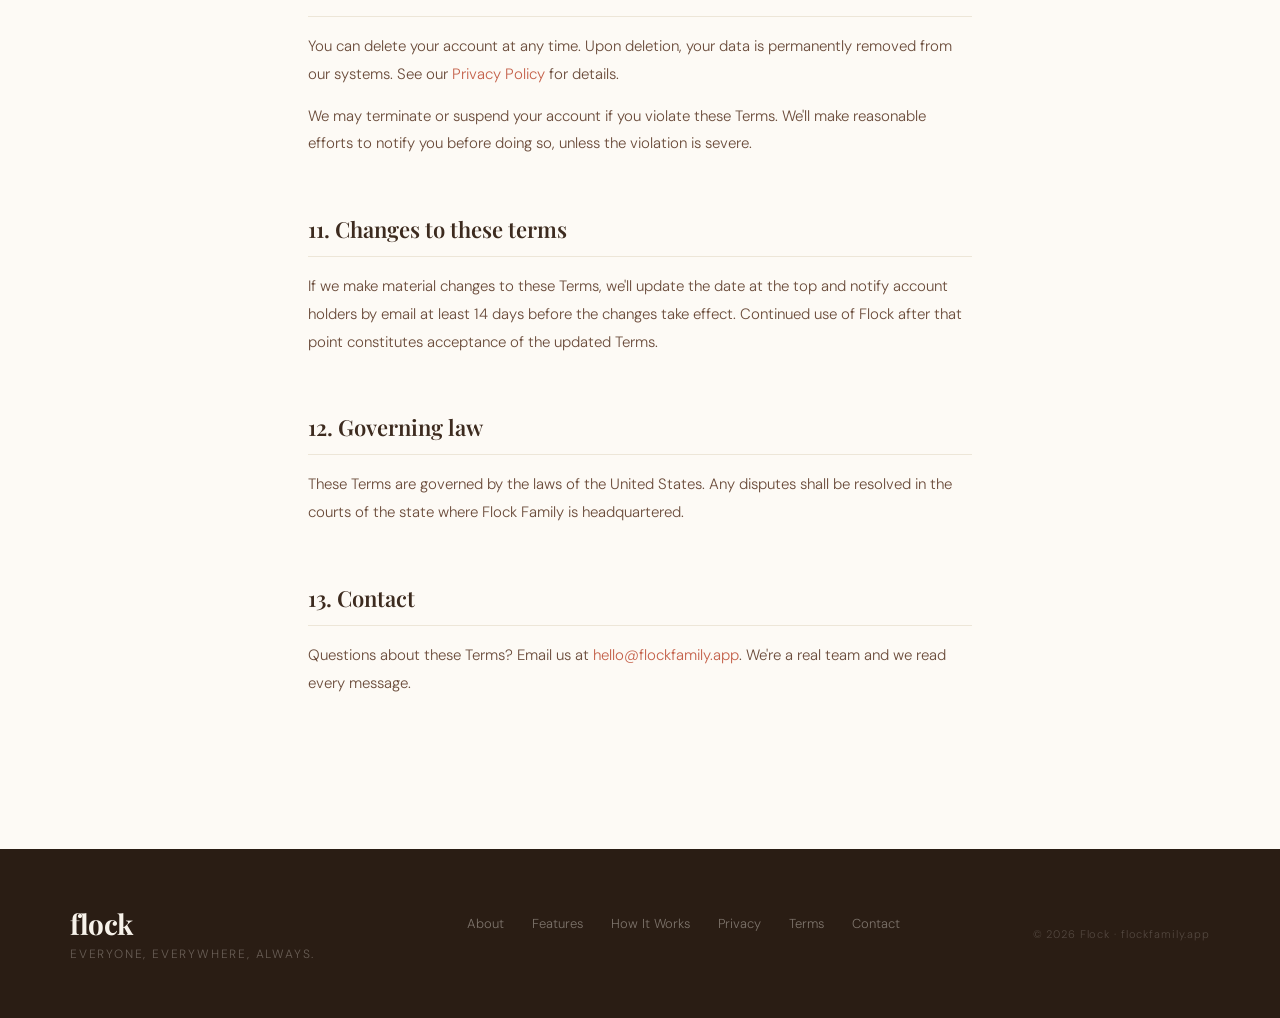
<file: terms.html>
<!DOCTYPE html>
<html lang="en">
<head>
<meta charset="UTF-8">
<meta name="viewport" content="width=device-width, initial-scale=1.0">
<title>Terms of Service — Flock Family</title>
<meta name="description" content="Flock Family's terms of service. Plain language, no dark patterns. Read what you're agreeing to before using Flock.">
<meta property="og:site_name" content="Flock Family">
<meta property="og:title" content="Terms of Service — Flock Family">
<meta property="og:description" content="Flock Family's terms of service. Plain language, no dark patterns. Read what you're agreeing to before using Flock.">
<link rel="canonical" href="https://flockfamily.app/terms.html">
<meta property="og:url" content="https://flockfamily.app/terms.html">
<meta property="og:type" content="website">
<meta property="og:image" content="https://flockfamily.app/og-image.png">
<meta property="og:image:width" content="1200">
<meta property="og:image:height" content="630">
<meta name="twitter:card" content="summary_large_image">
<meta name="twitter:title" content="Terms of Service — Flock Family">
<meta name="twitter:description" content="Flock Family's terms of service. Plain language, no dark patterns. Read what you're agreeing to before using Flock.">
<meta name="twitter:image" content="https://flockfamily.app/og-image.png">
<link href="https://fonts.googleapis.com/css2?family=Playfair+Display:ital,wght@0,400;0,600;0,700;1,400;1,600&family=DM+Sans:wght@300;400;500&family=DM+Mono:wght@400;500&display=swap" rel="stylesheet">
<link rel="stylesheet" href="/styles.css">
<style>
  .page-hero{padding:148px 48px 80px}
  .ph-title{font-size:clamp(36px,5vw,64px);letter-spacing:-1.5px;margin-bottom:20px}
  .ph-body{font-size:16px;color:rgba(237,230,216,.6);max-width:500px}
  .callout{background:var(--terra-p);border-left:3px solid var(--terra);border-radius:0 8px 8px 0;padding:18px 22px;margin-bottom:14px}
  .callout p{color:var(--bark-m);margin-bottom:0}

  @media(max-width:900px){
    .page-hero{padding:120px 24px 64px}
  }
</style>
<script type="application/ld+json">
{
  "@context": "https://schema.org",
  "@type": "BreadcrumbList",
  "itemListElement": [
    {"@type": "ListItem", "position": 1, "name": "Home", "item": "https://flockfamily.app/"},
    {"@type": "ListItem", "position": 2, "name": "Terms of Service", "item": "https://flockfamily.app/terms.html"}
  ]
}
</script>
</head>
<body>
<nav>
  <a href="/" class="nav-logo">flock</a>
  <ul class="nav-links" id="navLinks">
    <li><a href="/about.html">About</a></li>
    <li><a href="/features.html">Features</a></li>
    <li><a href="/how-it-works.html">How It Works</a></li>
    <li><a href="https://app.flockfamily.app" class="nav-signin">Sign In</a></li>
  </ul>
  <button class="nav-mobile-toggle" id="menuToggle" aria-label="Menu">
    <svg width="22" height="22" viewBox="0 0 22 22" fill="none">
      <rect y="4" width="22" height="2" rx="1" fill="#3D2B1F"/>
      <rect y="10" width="22" height="2" rx="1" fill="#3D2B1F"/>
      <rect y="16" width="22" height="2" rx="1" fill="#3D2B1F"/>
    </svg>
  </button>
</nav>
<main>

<div class="page-hero">
  <div class="ph-dots"></div>
  <div class="ph-inner">
    <span class="ph-eye">Legal</span>
    <h1 class="ph-title">Terms of Service</h1>
    <p class="ph-body">Plain language. No dark patterns. These terms exist to protect both you and us — not to trap you.</p>
  </div>
</div>
<div class="breadcrumb"><div class="bc-inner"><a href="/">Home</a><span class="bc-sep">/</span><span class="bc-cur">Terms of Service</span></div></div>

<div class="content">
  <span class="updated">Last updated: March 12, 2026</span>

  <div class="callout">
    <p>By using Flock, you agree to these terms. They're written to be readable — not a wall of legalese. If something's unclear, email us at <a href="mailto:hello@flockfamily.app">hello@flockfamily.app</a>.</p>
  </div>

  <div class="section">
    <h2 class="section-title">1. Who these terms apply to</h2>
    <p>These Terms of Service ("Terms") govern your use of Flock Family ("Flock," "we," "us"), including the web application at <a href="https://app.flockfamily.app">app.flockfamily.app</a> and the marketing site at <a href="https://flockfamily.app">flockfamily.app</a>. By creating an account or using the service, you agree to these Terms.</p>
    <p>If you are creating an account on behalf of a family, you represent that you have authority to agree to these Terms on behalf of that household.</p>
  </div>

  <div class="section">
    <h2 class="section-title">2. Your account</h2>
    <p>You are responsible for keeping your account credentials secure. Don't share your password. If you believe your account has been compromised, contact us immediately at <a href="mailto:hello@flockfamily.app">hello@flockfamily.app</a>.</p>
    <p>You must provide accurate information when creating your account. Flock is intended for personal, family use — not for resale or commercial scheduling services.</p>
    <p>You may only create one account per person. We reserve the right to suspend accounts that misuse the service.</p>
  </div>

  <div class="section">
    <h2 class="section-title">3. Your data</h2>
    <p>You own your data. The events, family members, and schedules you enter into Flock belong to you. We don't claim any ownership over your content.</p>
    <p>By using Flock, you grant us a limited license to store and process your data for the sole purpose of operating the service — displaying your calendar, syncing events, and providing the features you've enabled. We do not use your data for any other purpose.</p>
    <p>See our <a href="/privacy.html">Privacy Policy</a> for full details on how your data is handled.</p>
  </div>

  <div class="section">
    <h2 class="section-title">4. Multi-Flock and shared access</h2>
    <p>When you generate an invite code and share it with someone, you are choosing to give that person visibility into your flock's schedule. You are responsible for who you share invite codes with.</p>
    <p>People who join your flock via an invite code can view your schedule as you've configured it. You can revoke their access at any time from your settings.</p>
    <p>Do not share invite codes publicly or with people you don't intend to give calendar access to.</p>
  </div>

  <div class="section">
    <h2 class="section-title">5. Acceptable use</h2>
    <p>Flock is a family calendar. Please use it as one. You agree not to:</p>
    <ul>
      <li>Use Flock for any unlawful purpose or in violation of any applicable law.</li>
      <li>Attempt to access other families' accounts or data without authorization.</li>
      <li>Interfere with or disrupt the service or its infrastructure.</li>
      <li>Use automated tools to scrape, harvest, or bulk-extract data from Flock.</li>
      <li>Resell or sublicense access to Flock as a commercial service.</li>
    </ul>
    <p>We reserve the right to suspend or terminate accounts that violate these terms without prior notice.</p>
  </div>

  <div class="section">
    <h2 class="section-title">6. Service availability</h2>
    <p>We work hard to keep Flock available and reliable, but we can't guarantee uninterrupted service. Maintenance, outages, or circumstances beyond our control may occasionally affect availability.</p>
    <p>We reserve the right to modify, suspend, or discontinue any part of the service with reasonable notice. If we make a significant change that affects your use of the service, we'll let you know by email.</p>
  </div>

  <div class="section">
    <h2 class="section-title">7. Pricing</h2>
    <p>Flock is currently free to use. If we introduce paid plans in the future, we'll give existing users advance notice and a clear explanation of what changes. We will never charge you without your explicit consent.</p>
  </div>

  <div class="section">
    <h2 class="section-title">8. Disclaimer of warranties</h2>
    <p>Flock is provided "as is." We make no warranties, express or implied, about the service's fitness for a particular purpose, accuracy, or reliability. We are a small team building a tool for families — we do our best, but we can't guarantee perfection.</p>
  </div>

  <div class="section">
    <h2 class="section-title">9. Limitation of liability</h2>
    <p>To the maximum extent permitted by law, Flock Family shall not be liable for any indirect, incidental, or consequential damages arising from your use of the service. Our total liability to you for any claim related to Flock shall not exceed the amount you paid us in the twelve months preceding the claim (which, if you're on the free plan, is zero).</p>
  </div>

  <div class="section">
    <h2 class="section-title">10. Termination</h2>
    <p>You can delete your account at any time. Upon deletion, your data is permanently removed from our systems. See our <a href="/privacy.html">Privacy Policy</a> for details.</p>
    <p>We may terminate or suspend your account if you violate these Terms. We'll make reasonable efforts to notify you before doing so, unless the violation is severe.</p>
  </div>

  <div class="section">
    <h2 class="section-title">11. Changes to these terms</h2>
    <p>If we make material changes to these Terms, we'll update the date at the top and notify account holders by email at least 14 days before the changes take effect. Continued use of Flock after that point constitutes acceptance of the updated Terms.</p>
  </div>

  <div class="section">
    <h2 class="section-title">12. Governing law</h2>
    <p>These Terms are governed by the laws of the United States. Any disputes shall be resolved in the courts of the state where Flock Family is headquartered.</p>
  </div>

  <div class="section">
    <h2 class="section-title">13. Contact</h2>
    <p>Questions about these Terms? Email us at <a href="mailto:hello@flockfamily.app">hello@flockfamily.app</a>. We're a real team and we read every message.</p>
  </div>
</div>
</main>

<footer>
  <div class="footer-inner">
    <div>
      <div class="footer-logo">flock</div>
      <div class="footer-tagline">Everyone, everywhere, always.</div>
    </div>
    <ul class="footer-links">
      <li><a href="/about.html">About</a></li>
      <li><a href="/features.html">Features</a></li>
      <li><a href="/how-it-works.html">How It Works</a></li>
      <li><a href="/privacy.html">Privacy</a></li>
      <li><a href="/terms.html">Terms</a></li>
      <li><a href="mailto:hello@flockfamily.app">Contact</a></li>
    </ul>
    <div class="footer-copy">&copy; 2026 Flock &middot; flockfamily.app</div>
  </div>
</footer>
<script>
  document.getElementById('menuToggle').addEventListener('click', () =>
    document.getElementById('navLinks').classList.toggle('open'));
</script>
</body>
</html>
</file>
<file: styles.css>
/* ─── CSS VARIABLES ─── */
:root {
  --terra:#C4614A; --terra-l:#D9806C; --terra-p:#F2DDD8;
  --cream:#F7F2EA; --cream-d:#EDE6D8;
  --sage:#7A9E7E; --sage-l:#A8C4AB; --sage-p:#E4EDE5;
  --bark:#3D2B1F; --bark-m:#6B4C3B;
  --white:#FDFAF5; --slate:#5C5248;
  --gold:#C9A84C; --gold-p:#F5EDD4;
}

/* ─── RESET ─── */
*{margin:0;padding:0;box-sizing:border-box} html{scroll-behavior:smooth}

/* ─── BODY ─── */
body{background:var(--white);color:var(--bark);font-family:'DM Sans',sans-serif;font-weight:300;overflow-x:hidden}

/* ─── NAV ─── */
nav{position:fixed;top:0;left:0;right:0;z-index:100;background:rgba(253,250,245,.94);backdrop-filter:blur(14px);-webkit-backdrop-filter:blur(14px);border-bottom:1px solid var(--cream-d);padding:0 48px;height:68px;display:flex;align-items:center;justify-content:space-between}
.nav-logo{font-family:'Playfair Display',serif;font-size:24px;font-weight:700;color:var(--terra);letter-spacing:-.5px;text-decoration:none}
.nav-links{display:flex;align-items:center;gap:36px;list-style:none}
.nav-links a{font-size:13px;color:var(--slate);text-decoration:none;transition:color .2s}
.nav-links a:hover,.nav-links a.active{color:var(--terra)}
.nav-signin{background:var(--bark);color:var(--cream)!important;padding:10px 22px;border-radius:100px;font-weight:500!important;transition:background .2s,transform .15s!important}
.nav-signin:hover{background:var(--terra)!important;transform:translateY(-1px)}
.nav-mobile-toggle{display:none;background:none;border:none;cursor:pointer;padding:4px}

/* ─── PAGE HERO (inner pages) ─── */
.page-hero{background:var(--bark);padding:148px 48px 96px;position:relative;overflow:hidden}
.ph-dots{position:absolute;inset:0;opacity:.03;background-image:radial-gradient(circle at 1px 1px,var(--cream) 1px,transparent 0);background-size:36px 36px;pointer-events:none}
.ph-inner{position:relative;z-index:2;max-width:1140px;margin:0 auto}
.ph-eye{font-size:11px;font-weight:500;letter-spacing:.2em;text-transform:uppercase;color:var(--terra-l);margin-bottom:20px;display:block}
.ph-title{font-family:'Playfair Display',serif;font-size:clamp(42px,6vw,80px);font-weight:700;color:var(--cream);line-height:1;letter-spacing:-2px;margin-bottom:24px}
.ph-title em{font-style:italic;color:var(--terra-l)}
.ph-body{font-size:17px;font-weight:300;color:rgba(237,230,216,.7);line-height:1.8;max-width:540px}

/* ─── BREADCRUMB ─── */
.breadcrumb{background:var(--cream);border-bottom:1px solid var(--cream-d);padding:14px 48px}
.bc-inner{max-width:1140px;margin:0 auto;display:flex;align-items:center;gap:8px;font-size:12px;color:var(--slate)}
.bc-inner a{color:var(--slate);text-decoration:none;transition:color .2s}
.bc-inner a:hover{color:var(--terra)}
.bc-sep{opacity:.4}
.bc-cur{color:var(--terra);font-weight:500}

/* ─── FOOTER ─── */
footer{background:#2A1D14;padding:56px 48px}
.footer-inner{max-width:1140px;margin:0 auto;display:flex;align-items:center;justify-content:space-between;flex-wrap:wrap;gap:24px}
.footer-logo{font-family:'Playfair Display',serif;font-size:28px;font-weight:700;color:var(--cream);letter-spacing:-.5px}
.footer-tagline{font-size:12px;color:rgba(247,242,234,.3);letter-spacing:.15em;text-transform:uppercase;margin-top:4px}
.footer-links{display:flex;gap:28px;list-style:none;flex-wrap:wrap}
.footer-links a{font-size:13px;color:rgba(247,242,234,.4);text-decoration:none;transition:color .2s}
.footer-links a:hover{color:var(--cream)}
.footer-copy{font-size:11px;color:rgba(247,242,234,.2);letter-spacing:.08em}

/* ─── LEGAL PAGE CONTENT (privacy, terms) ─── */
.content{max-width:760px;margin:0 auto;padding:80px 48px 96px}
.updated{font-size:12px;color:var(--slate);margin-bottom:56px;padding:12px 18px;background:var(--cream);border-radius:8px;display:inline-block}
.section{margin-bottom:56px}
.section-title{font-family:'Playfair Display',serif;font-size:22px;font-weight:600;color:var(--bark);margin-bottom:16px;padding-bottom:12px;border-bottom:1px solid var(--cream-d)}
p{font-size:15px;line-height:1.85;color:var(--bark-m);margin-bottom:14px}
p:last-child{margin-bottom:0}
ul{padding-left:20px;margin-bottom:14px}
ul li{font-size:15px;line-height:1.8;color:var(--bark-m);margin-bottom:6px}
a{color:var(--terra);text-decoration:none}
a:hover{text-decoration:underline}
.callout{background:var(--sage-p);border-left:3px solid var(--sage);border-radius:0 8px 8px 0;padding:18px 22px;margin-bottom:14px}
.callout p{color:#3A6040;margin-bottom:0}

/* ─── MOBILE ─── */
@media(max-width:900px){
  nav{padding:0 24px}
  .nav-links{display:none}
  .nav-links.open{display:flex;flex-direction:column;position:fixed;top:68px;left:0;right:0;background:var(--white);padding:24px;border-bottom:1px solid var(--cream-d);gap:20px;z-index:99}
  .nav-mobile-toggle{display:flex}
  .page-hero{padding:120px 24px 72px}
  .breadcrumb{padding:14px 24px}
  .footer-inner{flex-direction:column;text-align:center}
  .footer-links{justify-content:center}
  .content{padding:56px 24px 72px}
}
</file>
